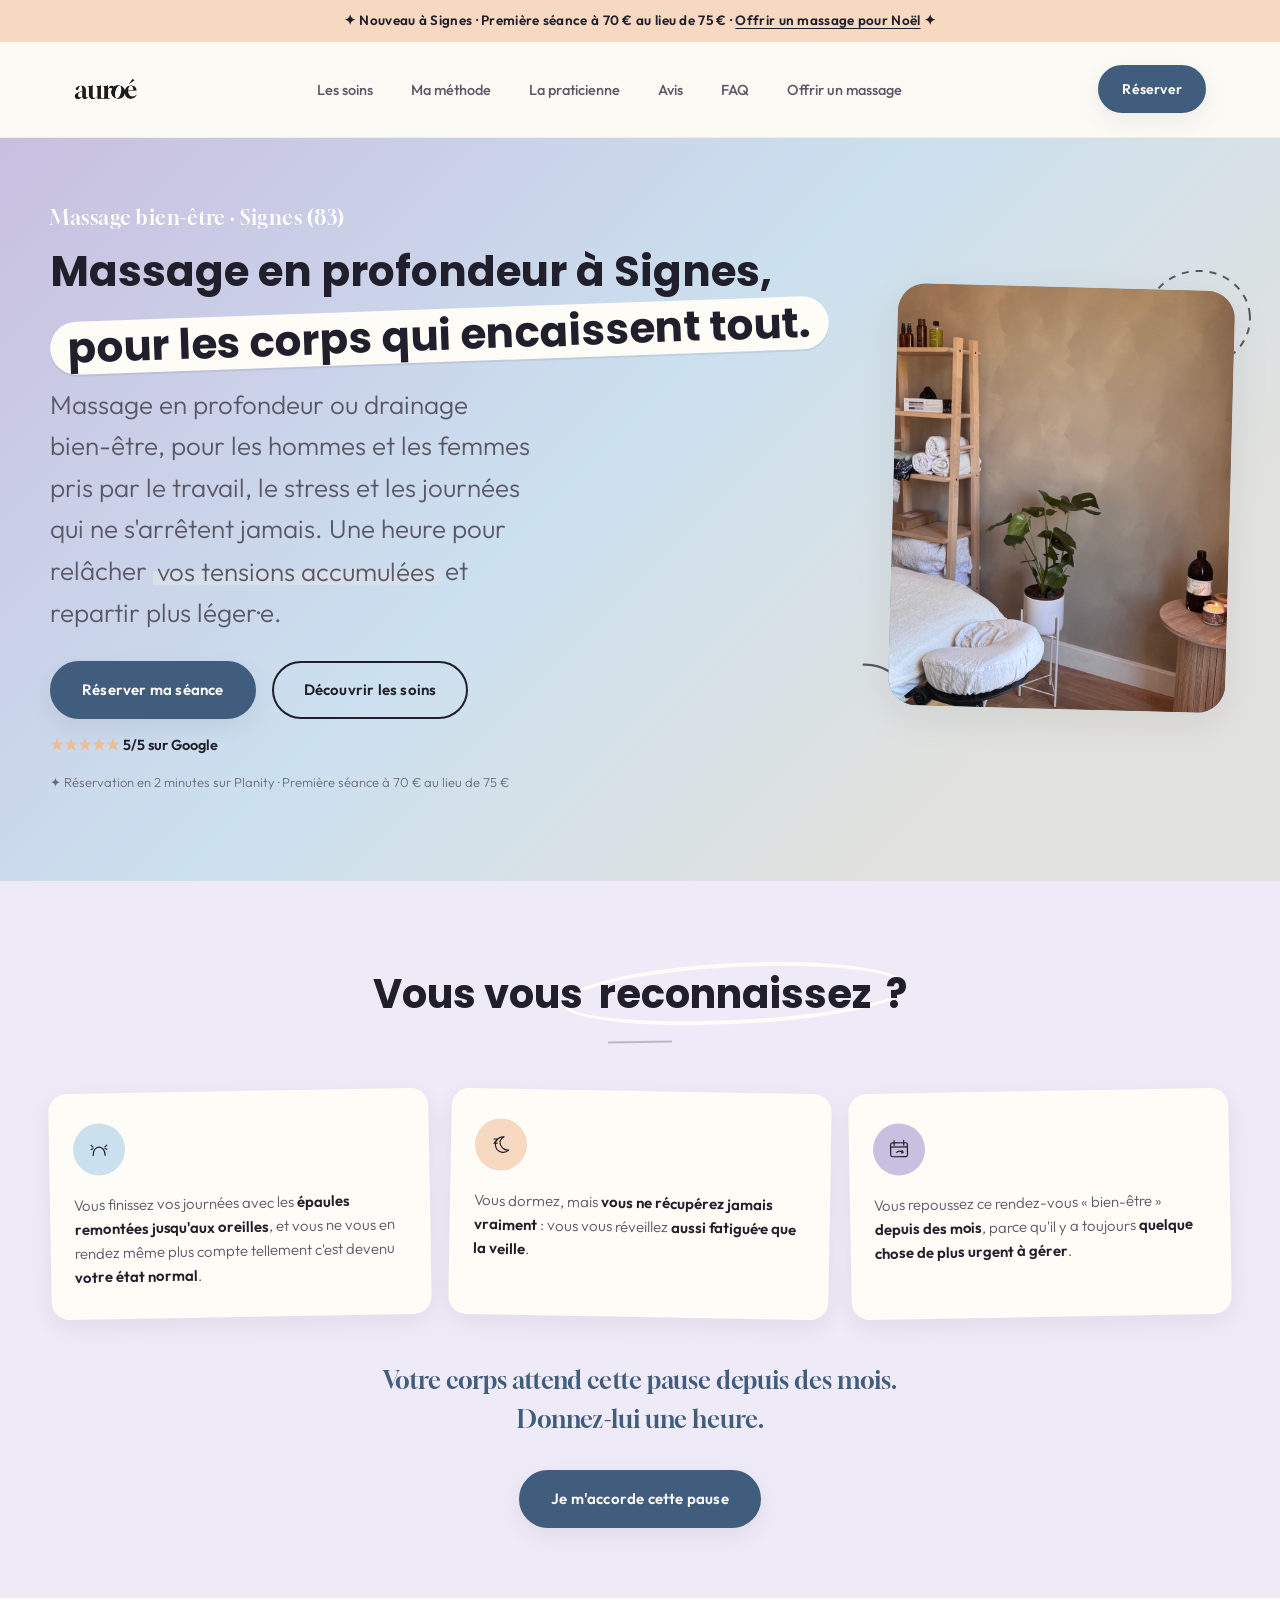
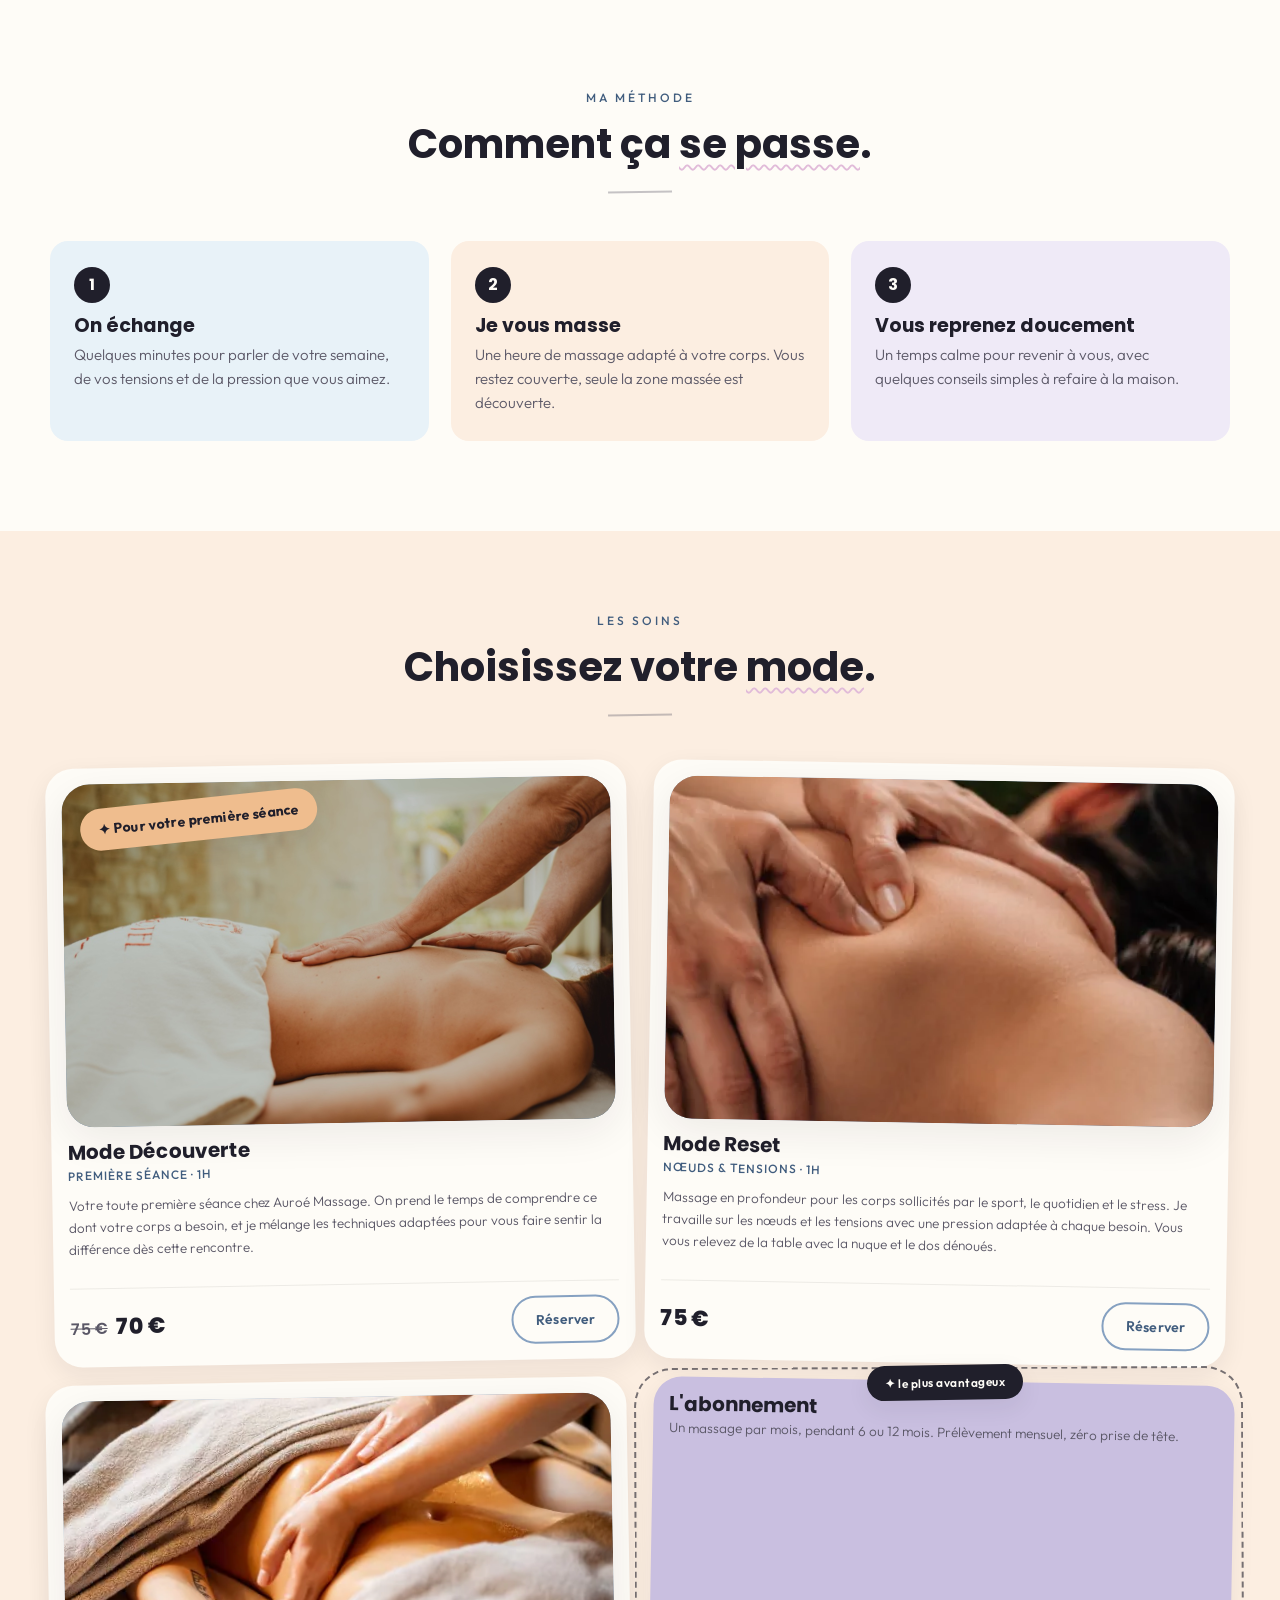
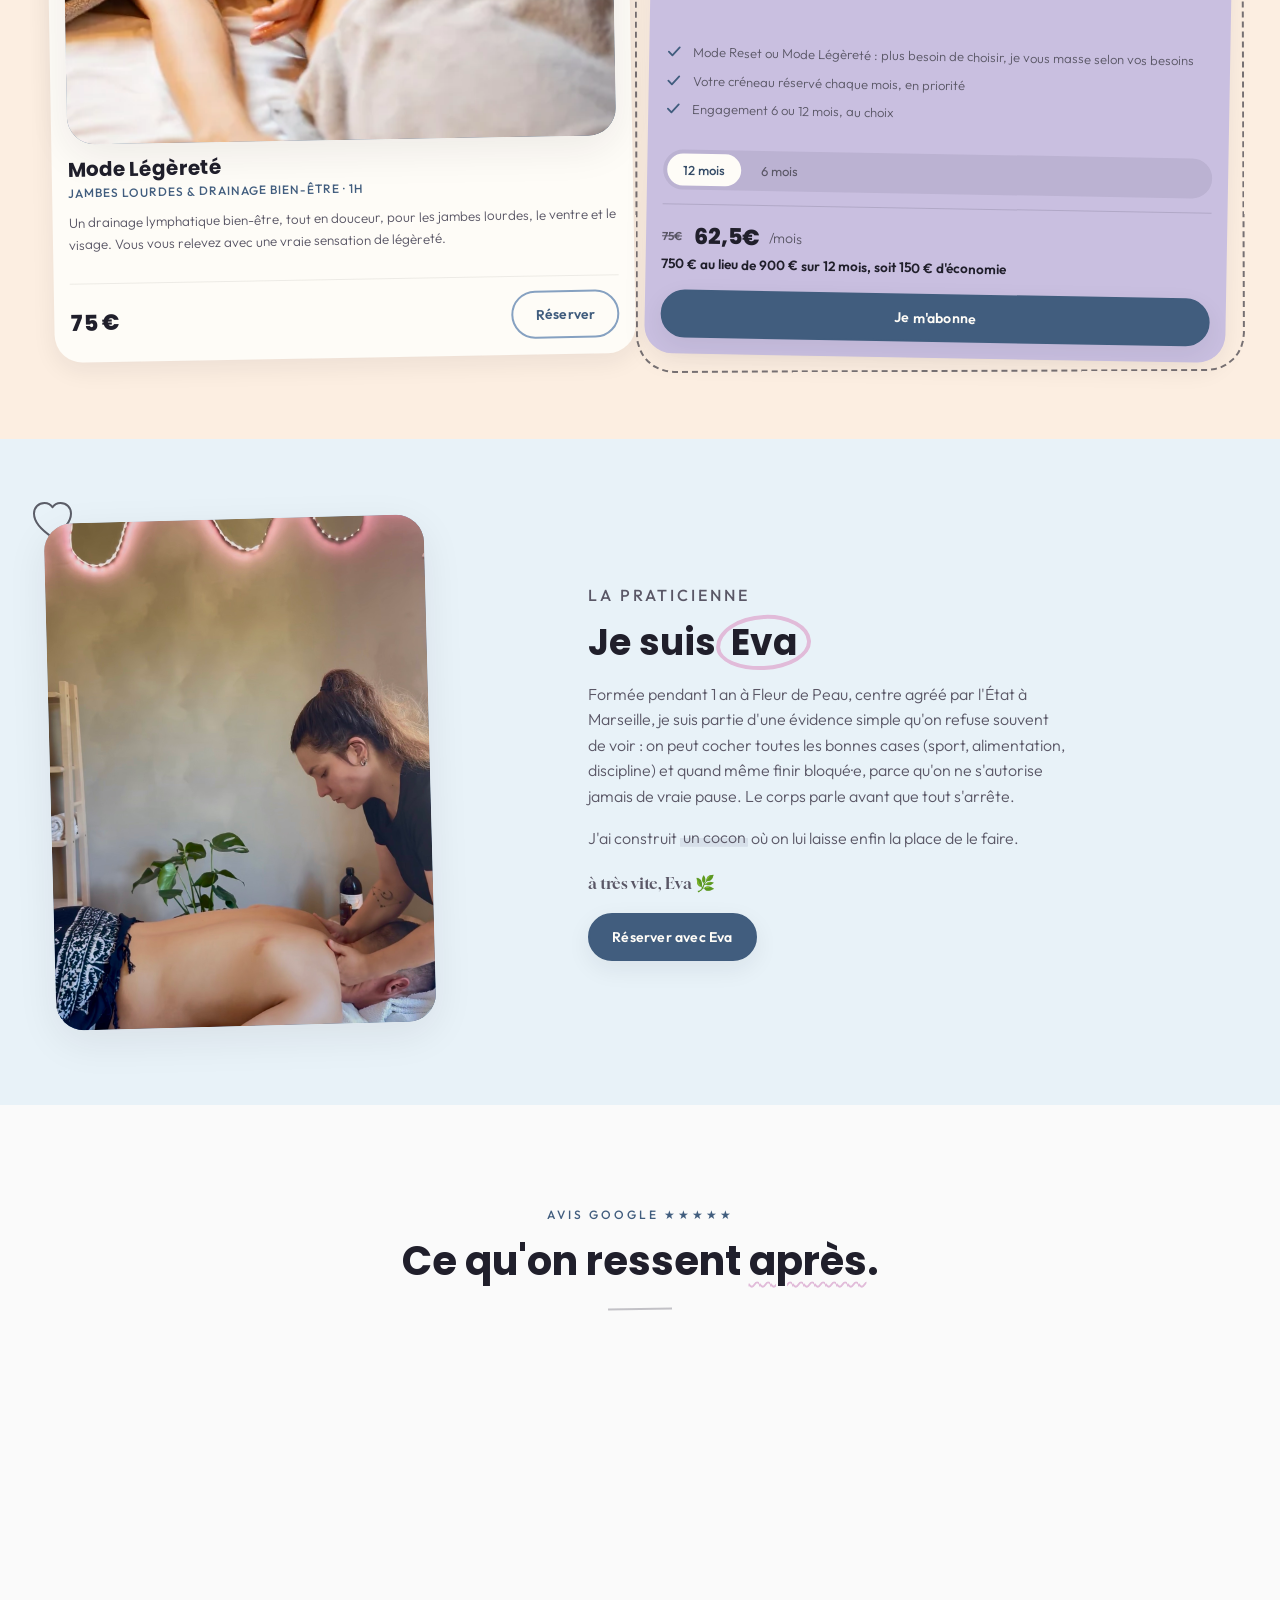
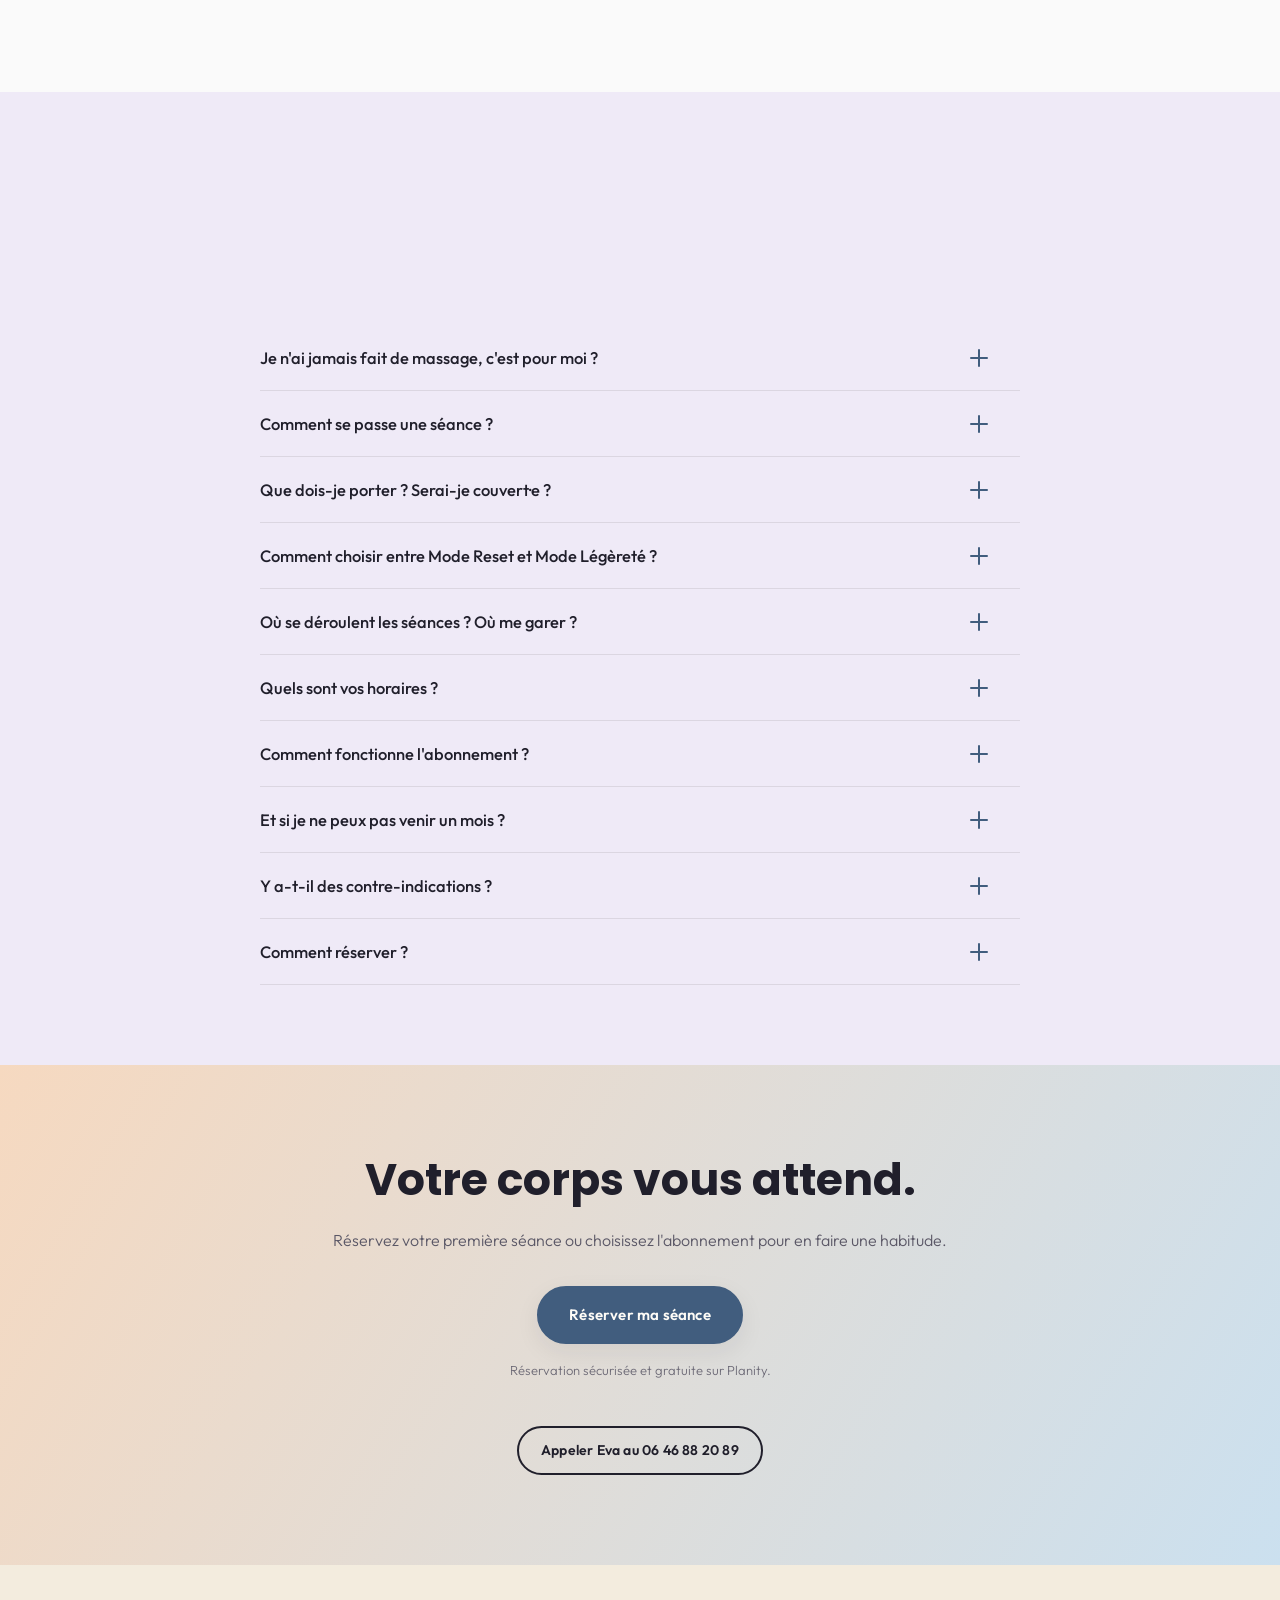
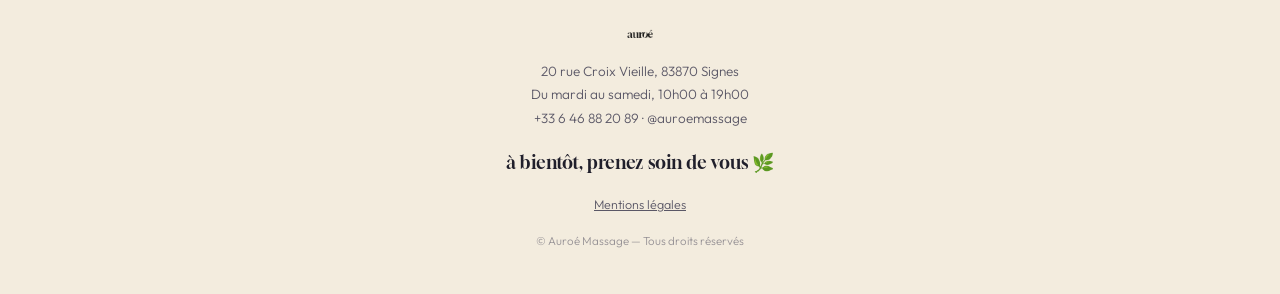
<file: index.html>
<!DOCTYPE html>
<html lang="fr">
<head>
<meta charset="UTF-8">
<meta name="viewport" content="width=device-width, initial-scale=1.0">
<title>Auroé Massage — Massage bien-être à Signes (83)</title>
<meta name="description" content="Massage en profondeur et drainage bien-être à Signes (83), pour les hommes et les femmes aux corps tendus par le quotidien. Première séance à 70 € au lieu de 75 €, réservation en ligne sur Planity.">
<link rel="preconnect" href="https://fonts.googleapis.com">
<link rel="preconnect" href="https://fonts.gstatic.com" crossorigin>
<link href="https://fonts.googleapis.com/css2?family=Poppins:wght@600;700;800&family=Gloock&family=Outfit:wght@300;400;500;600&display=swap" rel="stylesheet">
<link rel="stylesheet" href="style.css">
<link rel="icon" type="image/png" href="images/logo-auroe-monogram-dark.png">
<meta property="og:type" content="website">
<meta property="og:locale" content="fr_FR">
<meta property="og:site_name" content="Auroé Massage">
<meta property="og:title" content="Massage en profondeur à Signes | Auroé Massage">
<meta property="og:description" content="Massage en profondeur et drainage bien-être à Signes (83). Première séance à 70 € au lieu de 75 €, réservation en ligne sur Planity.">
<script type="application/ld+json">
{
  "@context": "https://schema.org",
  "@type": "HealthAndBeautyBusiness",
  "name": "Auroé Massage",
  "description": "Massage en profondeur et drainage bien-être à Signes (83).",
  "telephone": "+33646882089",
  "priceRange": "70 € - 75 €",
  "address": {
    "@type": "PostalAddress",
    "streetAddress": "20 rue Croix Vieille",
    "postalCode": "83870",
    "addressLocality": "Signes",
    "addressRegion": "Var",
    "addressCountry": "FR"
  },
  "openingHoursSpecification": [{
    "@type": "OpeningHoursSpecification",
    "dayOfWeek": ["Tuesday", "Wednesday", "Thursday", "Friday", "Saturday"],
    "opens": "10:00",
    "closes": "19:00"
  }],
  "sameAs": [
    "https://instagram.com/auroemassage",
    "https://www.planity.com/auroe-massage-83870-signes"
  ]
}
</script>
</head>
<body>

<!-- ================= ANNONCE ================= -->
<div class="announce-bar">✦ Nouveau à Signes · Première séance à 70&nbsp;€ au lieu de 75&nbsp;€ · <a href="bon-cadeau-noel.html">Offrir un massage pour Noël</a> ✦</div>

<!-- ================= NAV ================= -->
<header class="nav" id="nav">
  <div class="nav-inner">
    <a href="#top" class="nav-logo"><img src="images/logo-auroe-dark.png" alt="Auroé Massage"></a>

    <nav class="nav-links" id="navLinks">
      <a href="#soins">Les soins</a>
      <a href="#methode">Ma méthode</a>
      <a href="#praticienne">La praticienne</a>
      <a href="#avis">Avis</a>
      <a href="#faq">FAQ</a>
      <a href="bon-cadeau-noel.html">Offrir un massage</a>
    </nav>

    <a href="https://www.planity.com/auroe-massage-83870-signes" target="_blank" rel="noopener" class="btn btn-primary btn-small nav-cta">Réserver</a>

    <button class="nav-burger" id="navBurger" aria-label="Ouvrir le menu" aria-expanded="false">
      <span></span><span></span><span></span>
    </button>
  </div>
</header>

<main id="top">

  <!-- ================= HERO / PROMESSE ================= -->
  <section class="hero" id="hero">
    <div class="hero-inner">
      <div class="hero-text reveal">
        <p class="eyebrow eyebrow-hand">
          Massage bien-être · Signes (83)
        </p>
        <h1 class="hero-title">
          Massage en profondeur à Signes, <span class="pill-highlight pill-blanc">pour les corps qui encaissent tout.</span>
        </h1>
        <p class="hero-sub">
          Massage en profondeur ou drainage bien-être, pour les hommes et les femmes pris par
          le travail, le stress et les journées qui ne s'arrêtent jamais. Une heure pour relâcher
          <span class="ink-highlight ink-highlight-sauge">vos tensions accumulées</span> et repartir plus léger·e.
        </p>
        <div class="hero-actions">
          <a href="https://www.planity.com/auroe-massage-83870-signes" target="_blank" rel="noopener" class="btn btn-primary">Réserver ma séance</a>
          <a href="#soins" class="btn btn-ghost">Découvrir les soins</a>
        </div>
        <p class="hero-proof"><span aria-hidden="true">★★★★★</span> 5/5 sur Google</p>
        <p class="cta-note">✦ Réservation en 2 minutes sur Planity · Première séance à 70&nbsp;€ au lieu de 75&nbsp;€</p>
      </div>

      <div class="hero-media reveal">
        <svg class="doodle doodle-circle-hero" viewBox="0 0 120 120" fill="none" aria-hidden="true"><ellipse cx="60" cy="60" rx="52" ry="48" stroke="currentColor" stroke-width="2" stroke-dasharray="7 7" transform="rotate(-6 60 60)"/></svg>
        <svg class="doodle doodle-arrow-hero" viewBox="0 0 80 80" fill="none" aria-hidden="true"><path d="M8 14c18 2 34 14 40 34" stroke="currentColor" stroke-width="2.2" stroke-linecap="round"/><path d="M38 40l10 8 10-14" stroke="currentColor" stroke-width="2.2" stroke-linecap="round" stroke-linejoin="round"/></svg>
        <div class="ph-photo ph-hero has-photo">
          <img src="images/cabinet-auroe.jpg" alt="Cabinet de massage Auroé, ambiance cocon à Signes" loading="eager" fetchpriority="high">
        </div>
      </div>
    </div>
  </section>


  <!-- ================= PROBLEMATIQUES ================= -->
  <section class="problemes" id="problemes">
    <div class="section-head reveal">
      <h2>Vous vous <span class="ink-circle ink-sauge">reconnaissez</span> ?</h2>
      <span class="doodle-underline"></span>
    </div>

    <div class="problemes-grid reveal">
      <div class="probleme-card">
        <div class="probleme-icon-badge"><svg class="probleme-icon" viewBox="0 0 40 40" aria-hidden="true"><path d="M10 30c0-8 4-14 10-14s10 6 10 14" fill="none" stroke="currentColor" stroke-width="2" stroke-linecap="round"/><path d="M7 13l3 3M7 20l3-1.5M33 13l-3 3M33 20l-3-1.5" stroke="currentColor" stroke-width="2" stroke-linecap="round"/></svg></div>
        <p>Vous finissez vos journées avec les <strong>épaules remontées jusqu'aux oreilles</strong>, et vous ne vous en rendez même plus compte tellement c'est devenu <strong>votre état normal</strong>.</p>
      </div>
      <div class="probleme-card">
        <div class="probleme-icon-badge"><svg class="probleme-icon" viewBox="0 0 40 40" aria-hidden="true"><path d="M25 7a13 13 0 1 0 8 22c-8 1-15-6-15-14a13 13 0 0 1 7-8z" fill="none" stroke="currentColor" stroke-width="2" stroke-linejoin="round" stroke-linecap="round"/><path d="M8 11h6l-6 7h6" fill="none" stroke="currentColor" stroke-width="1.8" stroke-linecap="round" stroke-linejoin="round"/></svg></div>
        <p>Vous dormez, mais <strong>vous ne récupérez jamais vraiment</strong> : vous vous réveillez <strong>aussi fatigué·e que la veille</strong>.</p>
      </div>
      <div class="probleme-card">
        <div class="probleme-icon-badge"><svg class="probleme-icon" viewBox="0 0 40 40" aria-hidden="true"><rect x="6" y="9" width="28" height="23" rx="3" fill="none" stroke="currentColor" stroke-width="2"/><path d="M6 16h28M12 5v8M28 5v8" fill="none" stroke="currentColor" stroke-width="2" stroke-linecap="round"/><path d="M16 25c1.5-3 8-3 9 0" fill="none" stroke="currentColor" stroke-width="2" stroke-linecap="round"/><path d="M25 22l2 3-3 1" fill="none" stroke="currentColor" stroke-width="2" stroke-linecap="round" stroke-linejoin="round"/></svg></div>
        <p>Vous repoussez ce rendez-vous « bien-être » <strong>depuis des mois</strong>, parce qu'il y a toujours <strong>quelque chose de plus urgent à gérer</strong>.</p>
      </div>
    </div>

    <p class="aside-hand reveal">Votre corps attend cette pause depuis des mois. Donnez-lui une heure.</p>

    <div class="reveal" style="text-align:center;margin-top:32px;">
      <a href="https://www.planity.com/auroe-massage-83870-signes" target="_blank" rel="noopener" class="btn btn-primary">Je m'accorde cette pause</a>
    </div>
  </section>

  <!-- ================= COMMENT CA SE PASSE ================= -->
  <section class="etapes" id="methode">
    <div class="section-head reveal">
      <p class="eyebrow">Ma méthode</p>
      <h2>Comment ça <span class="ink-underline">se passe</span>.</h2>
      <span class="doodle-underline"></span>
    </div>

    <ol class="etapes-grid reveal">
      <li class="etape-card">
        <span class="etape-num" aria-hidden="true">1</span>
        <h3>On échange</h3>
        <p>Quelques minutes pour parler de votre semaine, de vos tensions et de la pression que vous aimez.</p>
      </li>
      <li class="etape-card">
        <span class="etape-num" aria-hidden="true">2</span>
        <h3>Je vous masse</h3>
        <p>Une heure de massage adapté à votre corps. Vous restez couvert·e, seule la zone massée est découverte.</p>
      </li>
      <li class="etape-card">
        <span class="etape-num" aria-hidden="true">3</span>
        <h3>Vous reprenez doucement</h3>
        <p>Un temps calme pour revenir à vous, avec quelques conseils simples à refaire à la maison.</p>
      </li>
    </ol>
  </section>

  <!-- ================= OFFRE ================= -->
  <section class="offre" id="soins">
    <div class="section-head reveal">
      <p class="eyebrow">Les soins</p>
      <h2>Choisissez votre <span class="ink-underline">mode</span>.</h2>
      <span class="doodle-underline"></span>
    </div>

    <div class="offre-grid reveal">

      <article class="offre-card">
        <div class="ph-photo ph-card has-photo">
          <img src="images/massage-decouverte.jpg" alt="Massage relaxant du dos — Mode Découverte" loading="lazy">
          <span class="offre-sticker">✦ Pour votre première séance</span>
        </div>
        <div class="offre-card-body">
          <h3>Mode Découverte</h3>
          <p class="offre-meta">Première séance · 1h</p>
          <p class="offre-desc">Votre toute première séance chez Auroé Massage. On prend le temps de
            comprendre ce dont votre corps a besoin, et je mélange les techniques adaptées pour vous faire
            sentir la différence dès cette rencontre.</p>
          <div class="offre-price-row">
            <span class="offre-price"><s class="offre-price-old">75&nbsp;&euro;</s> 70&nbsp;&euro;</span>
            <a href="https://www.planity.com/auroe-massage-83870-signes" target="_blank" rel="noopener" class="btn btn-outline btn-small">Réserver</a>
          </div>
        </div>
      </article>

      <article class="offre-card">
        <div class="ph-photo ph-card has-photo">
          <img src="images/massage-epaules.webp" alt="Massage profond des épaules et de la nuque — Mode Reset" loading="lazy">
        </div>
        <div class="offre-card-body">
          <h3>Mode Reset</h3>
          <p class="offre-meta">Nœuds &amp; tensions · 1h</p>
          <p class="offre-desc">Massage en profondeur pour les corps sollicités par le sport, le quotidien
            et le stress. Je travaille sur les nœuds et les tensions avec une pression adaptée à
            chaque besoin. Vous vous relevez de la table avec la nuque et le dos dénoués.</p>
          <div class="offre-price-row">
            <span class="offre-price">75&nbsp;&euro;</span>
            <a href="https://www.planity.com/auroe-massage-83870-signes" target="_blank" rel="noopener" class="btn btn-outline btn-small">Réserver</a>
          </div>
        </div>
      </article>

      <article class="offre-card">
        <div class="ph-photo ph-card has-photo">
          <img src="images/massage-drainage-ventre.webp" alt="Drainage bien-être du ventre — Mode Légèreté" loading="lazy">
        </div>
        <div class="offre-card-body">
          <h3>Mode Légèreté</h3>
          <p class="offre-meta">Jambes lourdes &amp; drainage bien-être · 1h</p>
          <p class="offre-desc">Un drainage lymphatique bien-être, tout en douceur, pour les jambes lourdes,
            le ventre et le visage. Vous vous relevez avec une vraie sensation de légèreté.</p>
          <div class="offre-price-row">
            <span class="offre-price">75&nbsp;&euro;</span>
            <a href="https://www.planity.com/auroe-massage-83870-signes" target="_blank" rel="noopener" class="btn btn-outline btn-small">Réserver</a>
          </div>
        </div>
      </article>

      <article class="offre-card offre-card-feature">
        <span class="offre-badge">✦ le plus avantageux</span>
        <div class="offre-card-body">
          <h3>L'abonnement</h3>
          <p class="offre-desc offre-desc-light">
            Un massage par mois, pendant 6 ou 12 mois. Prélèvement mensuel, zéro prise de tête.
          </p>

          <ul class="offre-features">
            <li><svg viewBox="0 0 20 20" aria-hidden="true"><path d="M4 10.5l4 4 8-9" fill="none" stroke="currentColor" stroke-width="2" stroke-linecap="round" stroke-linejoin="round"/></svg>Mode Reset ou Mode Légèreté : plus besoin de choisir, je vous masse selon vos besoins</li>
            <li><svg viewBox="0 0 20 20" aria-hidden="true"><path d="M4 10.5l4 4 8-9" fill="none" stroke="currentColor" stroke-width="2" stroke-linecap="round" stroke-linejoin="round"/></svg>Votre créneau réservé chaque mois, en priorité</li>
            <li><svg viewBox="0 0 20 20" aria-hidden="true"><path d="M4 10.5l4 4 8-9" fill="none" stroke="currentColor" stroke-width="2" stroke-linecap="round" stroke-linejoin="round"/></svg>Engagement 6 ou 12 mois, au choix</li>
          </ul>

          <div class="toggle" role="tablist" aria-label="Durée d'engagement">
            <button class="toggle-btn" data-months="12" aria-selected="true" role="tab">12 mois</button>
            <button class="toggle-btn" data-months="6" aria-selected="false" role="tab">6 mois</button>
          </div>

          <div class="offre-price-row offre-price-row-feature">
            <s class="offre-price-old">75&euro;</s>
            <span class="offre-price offre-price-light" id="subPrice">62,5&euro;</span>
            <span class="offre-price-unit">/mois</span>
          </div>
          <p class="offre-saving" id="subSaving">750&nbsp;€ au lieu de 900&nbsp;€ sur 12 mois, soit 150&nbsp;€ d'économie</p>
          <a href="https://www.planity.com/auroe-massage-83870-signes" target="_blank" rel="noopener" class="btn btn-primary btn-small">Je m'abonne</a>
        </div>
      </article>

    </div>

  </section>

  <!-- ================= PRATICIENNE ================= -->
  <section class="praticienne" id="praticienne">
    <div class="praticienne-inner">
      <div class="ph-praticienne-wrap reveal">
        <svg class="doodle doodle-heart-praticienne" viewBox="0 0 44 44" fill="none" aria-hidden="true"><path d="M22 38C10 30 4 22 4 14.5 4 8.5 8.5 4 14.5 4c3.4 0 6.4 1.7 8 4.3C24.1 5.7 27.1 4 30.5 4 36.5 4 41 8.5 41 14.5 41 22 35 30 22 38z" stroke="currentColor" stroke-width="2" stroke-linejoin="round"/></svg>
        <div class="ph-photo ph-praticienne has-photo">
          <img src="images/eva-en-seance.jpg" alt="Eva en séance de massage — Auroé Massage" loading="lazy">
        </div>
      </div>
      <div class="praticienne-text reveal">
        <p class="eyebrow">La praticienne</p>
        <h2>Je suis <span class="ink-circle ink-terracotta">Eva</span></h2>
        <p>
          Formée pendant 1 an à Fleur de Peau, centre agréé par l'État à Marseille, je suis partie d'une évidence simple qu'on refuse souvent de voir : on peut
          cocher toutes les bonnes cases (sport, alimentation, discipline) et quand même finir bloqué·e,
          parce qu'on ne s'autorise jamais de vraie pause. Le corps parle avant que tout s'arrête.
        </p>
        <p>J'ai construit <span class="ink-highlight ink-highlight-sauge">un cocon</span> où on lui laisse enfin la place de le faire.</p>
        <p class="signature">à très vite, <span>Eva</span> 🌿</p>
        <a href="https://www.planity.com/auroe-massage-83870-signes" target="_blank" rel="noopener" class="btn btn-primary btn-small">Réserver avec Eva</a>
      </div>
    </div>
  </section>

  <!-- ================= TEMOIGNAGES ================= -->
  <section class="temoignages" id="avis">
    <div class="section-head reveal">
      <p class="eyebrow">Avis Google ★★★★★</p>
      <h2>Ce qu'on ressent <span class="ink-underline">après</span>.</h2>
      <span class="doodle-underline"></span>
    </div>

    <!-- Avis Google réels, reproduits tels quels -->
    <div class="temoignages-grid reveal">
      <article class="temoignage-card tc-1">
        <p class="stars">★★★★★</p>
        <p class="temoignage-text">« Massage parfait pour mes tensions dans le dos, Eva a pris en compte
          mes besoins et est très a l'ecoute ! »</p>
        <p class="temoignage-author">Franck P. — Avis Google</p>
      </article>
      <article class="temoignage-card tc-2">
        <p class="stars">★★★★★</p>
        <p class="temoignage-text">« Un vraie moment de detente. Thérapeute agréable, attentive à mon
          bien être. »</p>
        <p class="temoignage-author">Patricia M. — Avis Google</p>
      </article>
      <article class="temoignage-card tc-3">
        <p class="stars">★★★★★</p>
        <p class="temoignage-text">« J'ai passé un très bon moment détente. Je recommande vivement.
          Merci encore pour ce super moment. »</p>
        <p class="temoignage-author">Alexia D. — Avis Google</p>
      </article>
    </div>

    <div class="reveal" style="text-align:center;margin-top:32px;">
      <a href="https://www.planity.com/auroe-massage-83870-signes" target="_blank" rel="noopener" class="btn btn-primary">Réserver ma séance</a>
    </div>
  </section>

  <!-- ================= FAQ ================= -->
  <section class="faq" id="faq">
    <div class="section-head reveal">
      <p class="eyebrow">Questions fréquentes</p>
      <h2>Vous <span class="ink-circle ink-sauge">hésitez</span> ?</h2>
      <span class="doodle-underline"></span>
    </div>

    <div class="faq-list reveal">
      <div class="faq-item">
        <button class="faq-question" aria-expanded="false">
          Je n'ai jamais fait de massage, c'est pour moi&nbsp;?
          <span class="faq-plus"></span>
        </button>
        <div class="faq-answer">
          <p>Oui. Le Mode Découverte est justement pensé pour votre première fois&nbsp;: on échange d'abord
            sur ce que vous ressentez, puis j'adapte chaque geste et la pression à votre corps. Vous n'avez rien
            à savoir ni à préparer.</p>
        </div>
      </div>

      <div class="faq-item">
        <button class="faq-question" aria-expanded="false">
          Comment se passe une séance&nbsp;?
          <span class="faq-plus"></span>
        </button>
        <div class="faq-answer">
          <p>Je vous accueille, on prend quelques minutes pour parler de votre semaine et de vos tensions,
            puis place au massage, qui dure 1h. On termine par un temps calme et quelques conseils
            simples pour prolonger les effets.</p>
        </div>
      </div>

      <div class="faq-item">
        <button class="faq-question" aria-expanded="false">
          Que dois-je porter&nbsp;? Serai-je couvert·e&nbsp;?
          <span class="faq-plus"></span>
        </button>
        <div class="faq-answer">
          <p>Venez simplement dans une tenue confortable. Pendant le massage, vous êtes recouvert·e d'une
            serviette en permanence&nbsp;: seule la zone massée est découverte, dans le respect total
            de votre intimité.</p>
        </div>
      </div>

      <div class="faq-item">
        <button class="faq-question" aria-expanded="false">
          Comment choisir entre Mode Reset et Mode Légèreté&nbsp;?
          <span class="faq-plus"></span>
        </button>
        <div class="faq-answer">
          <p>Vous n'avez pas à choisir seul·e&nbsp;: dites-moi comment vous vous sentez et ce que vous avez vécu cette
            semaine (sport, stress, station debout...), et on détermine ensemble le massage adapté.</p>
        </div>
      </div>

      <div class="faq-item">
        <button class="faq-question" aria-expanded="false">
          Où se déroulent les séances&nbsp;? Où me garer&nbsp;?
          <span class="faq-plus"></span>
        </button>
        <div class="faq-answer">
          <p>Au <a href="https://www.google.com/maps/search/?api=1&amp;query=20+rue+Croix+Vieille+83870+Signes" target="_blank" rel="noopener">20 rue Croix Vieille, 83870 Signes</a>,
            dans mon espace dédié, pensé pour le calme et la récupération.
            Un parking est disponible et gratuit à 30 mètres.</p>
        </div>
      </div>

      <div class="faq-item">
        <button class="faq-question" aria-expanded="false">
          Quels sont vos horaires&nbsp;?
          <span class="faq-plus"></span>
        </button>
        <div class="faq-answer">
          <p>Je masse du mardi au samedi de 10h00 à 19h00. Toutes les disponibilités sont visibles en temps réel
            sur Planity.</p>
        </div>
      </div>

      <div class="faq-item">
        <button class="faq-question" aria-expanded="false">
          Comment fonctionne l'abonnement&nbsp;?
          <span class="faq-plus"></span>
        </button>
        <div class="faq-answer">
          <p>Un massage par mois, pendant 6 ou 12 mois, prélevé automatiquement. Le massage est choisi
            séance par séance selon votre besoin du moment.</p>
        </div>
      </div>


      <div class="faq-item">
        <button class="faq-question" aria-expanded="false">
          Et si je ne peux pas venir un mois&nbsp;?
          <span class="faq-plus"></span>
        </button>
        <div class="faq-answer">
          <p>Vous pouvez décaler votre séance. Prévenez-moi et on trouve un autre créneau.</p>
        </div>
      </div>

      <div class="faq-item">
        <button class="faq-question" aria-expanded="false">
          Y a-t-il des contre-indications&nbsp;?
          <span class="faq-plus"></span>
        </button>
        <div class="faq-answer">
          <p>Si vous êtes enceinte, si vous avez un problème veineux ou si vous suivez un traitement, demandez d'abord
            l'avis de votre médecin et prévenez-moi avant la séance. Mes massages sont des soins de bien-être,
            sans visée médicale ni thérapeutique.</p>
        </div>
      </div>

      <div class="faq-item">
        <button class="faq-question" aria-expanded="false">
          Comment réserver&nbsp;?
          <span class="faq-plus"></span>
        </button>
        <div class="faq-answer">
          <p>Via le bouton «&nbsp;Réserver&nbsp;»&nbsp;: la réservation se fait de manière sécurisée et
            gratuite sur Planity. Vous pouvez aussi m'écrire sur
            <a href="https://instagram.com/auroemassage" target="_blank" rel="noopener">Instagram</a>.</p>
        </div>
      </div>
    </div>
  </section>

  <!-- ================= CTA FINAL ================= -->
  <section class="cta-final" id="reserver">
    <div class="cta-final-inner reveal">
      <h2>Votre corps vous attend.</h2>
      <p>Réservez votre première séance ou choisissez l'abonnement pour en faire une habitude.</p>
      <a href="https://www.planity.com/auroe-massage-83870-signes" target="_blank" rel="noopener" class="btn btn-primary">Réserver ma séance</a>
      <p class="cta-note">Réservation sécurisée et gratuite sur Planity.</p>
      <a href="tel:+33646882089" class="btn btn-ghost btn-small cta-call">Appeler Eva au 06 46 88 20 89</a>
    </div>
  </section>

</main>

<!-- ================= FOOTER ================= -->
<footer class="footer">
  <div class="footer-inner">
    <div class="footer-brand"><img src="images/logo-auroe-dark.png" alt="Auroé Massage"></div>
    <div class="footer-info">
      <p><a href="https://www.google.com/maps/search/?api=1&amp;query=20+rue+Croix+Vieille+83870+Signes" target="_blank" rel="noopener">20 rue Croix Vieille, 83870 Signes</a></p>
      <p>Du mardi au samedi, 10h00 à 19h00</p>
      <p><a href="tel:+33646882089">+33 6 46 88 20 89</a> · <a href="https://instagram.com/auroemassage" target="_blank" rel="noopener">@auroemassage</a></p>
    </div>
    <p class="footer-hand">à bientôt, prenez soin de vous 🌿</p>
    <p class="footer-legal"><a href="mentions-legales.html">Mentions légales</a></p>
    <p class="footer-copy">© Auroé Massage — Tous droits réservés</p>
  </div>
</footer>

<script src="script.js"></script>
</body>
</html>
</file>
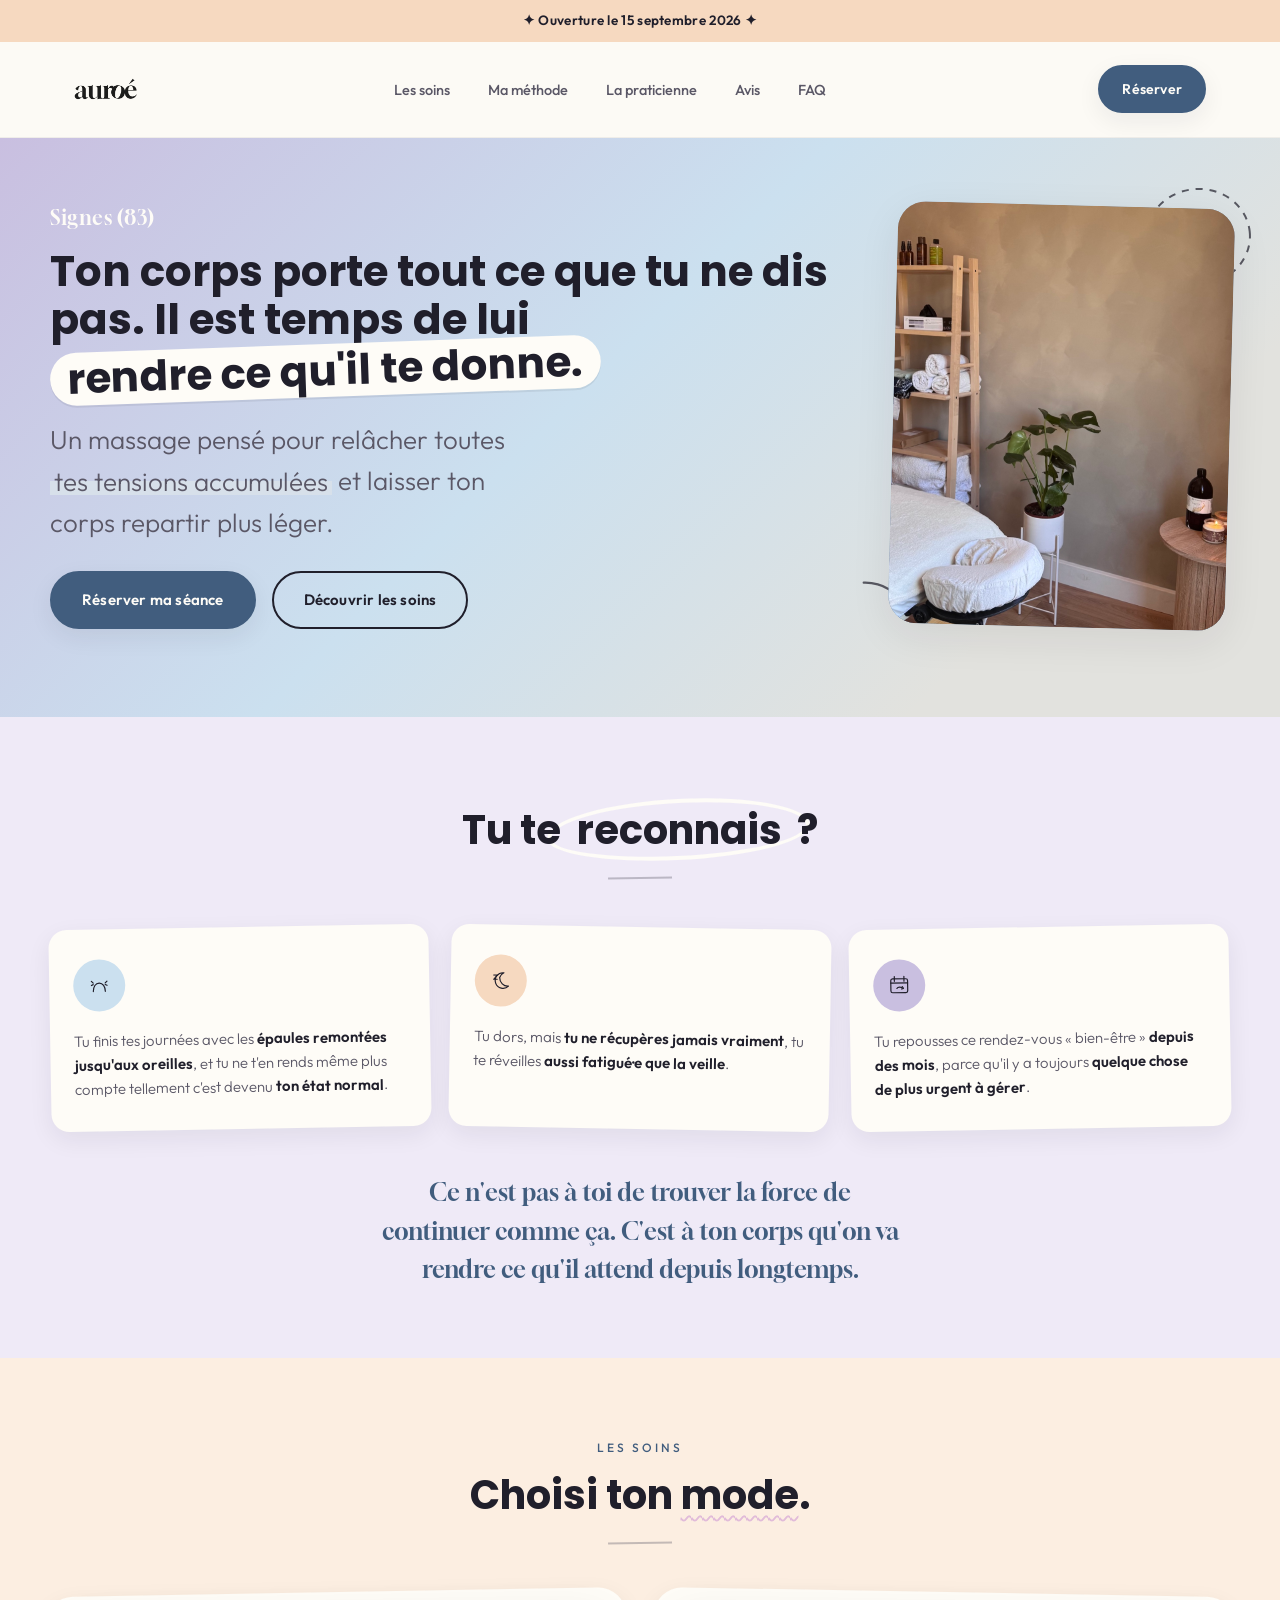
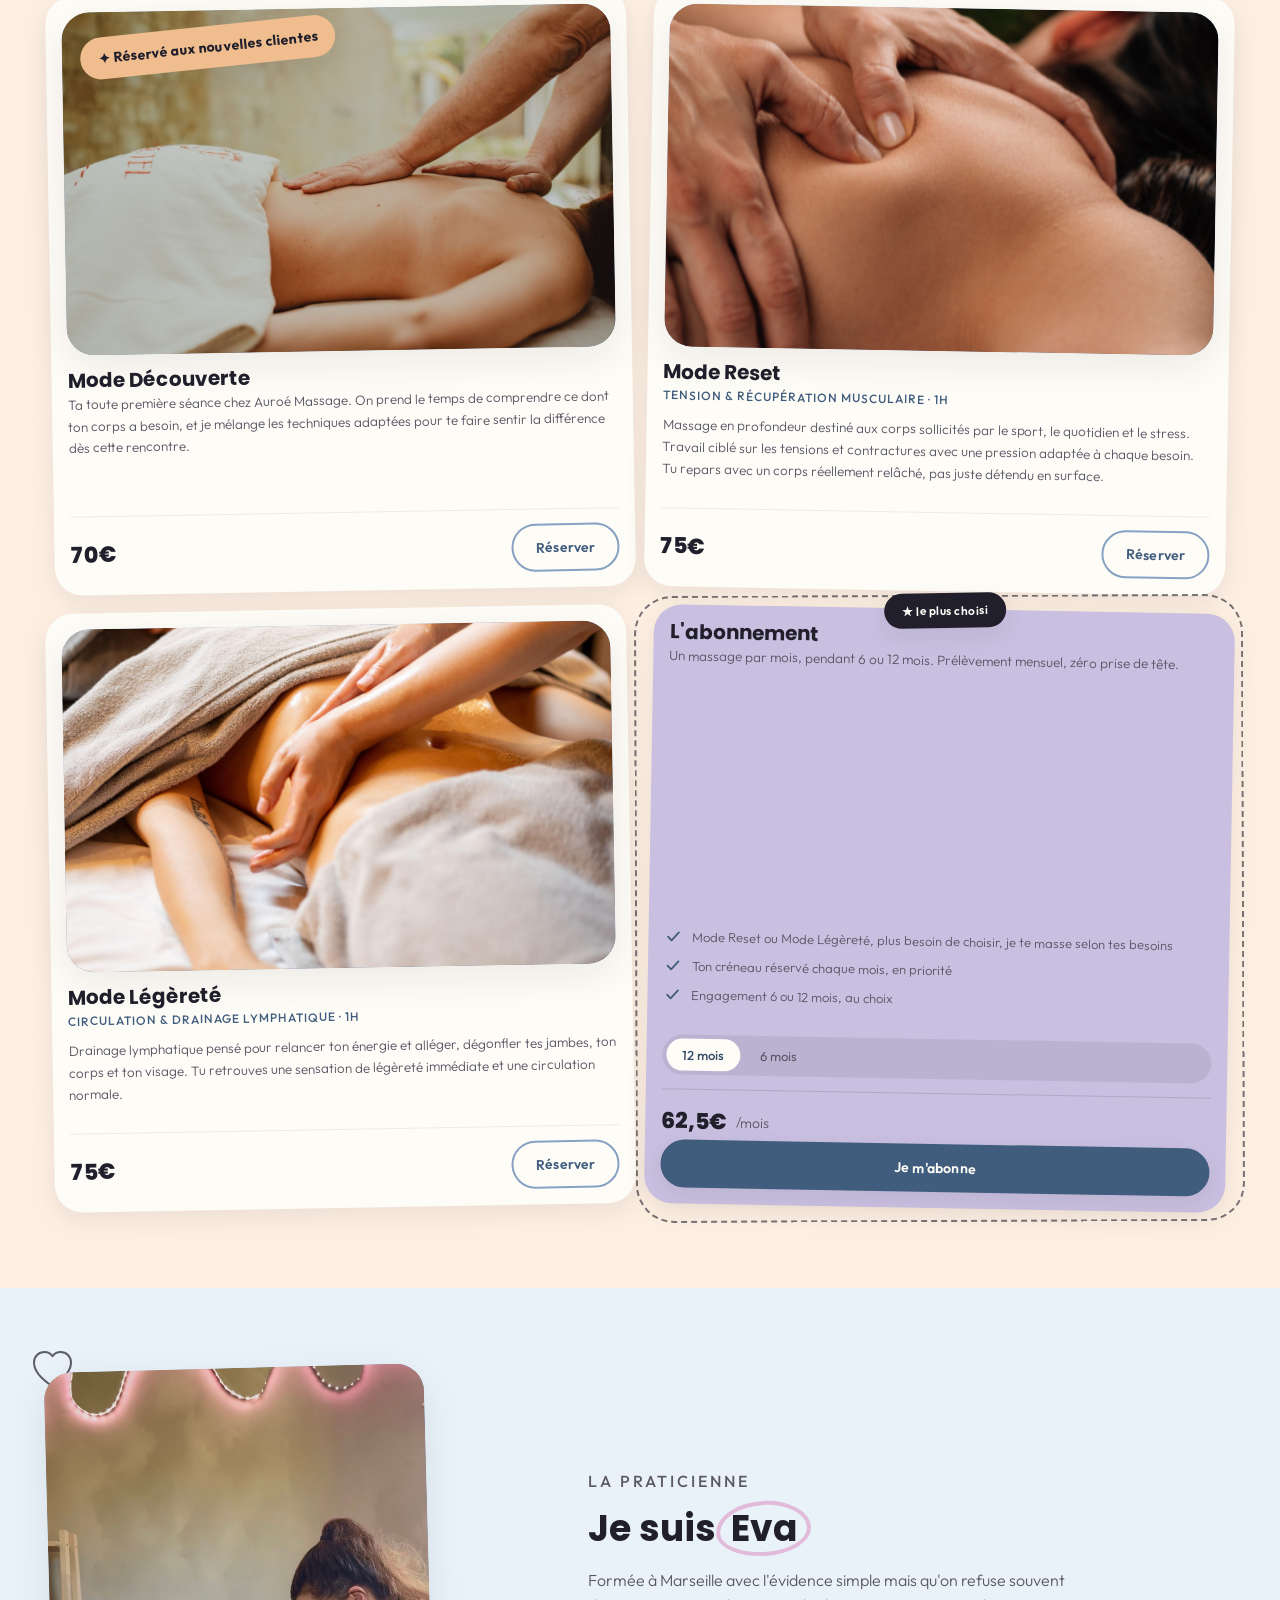
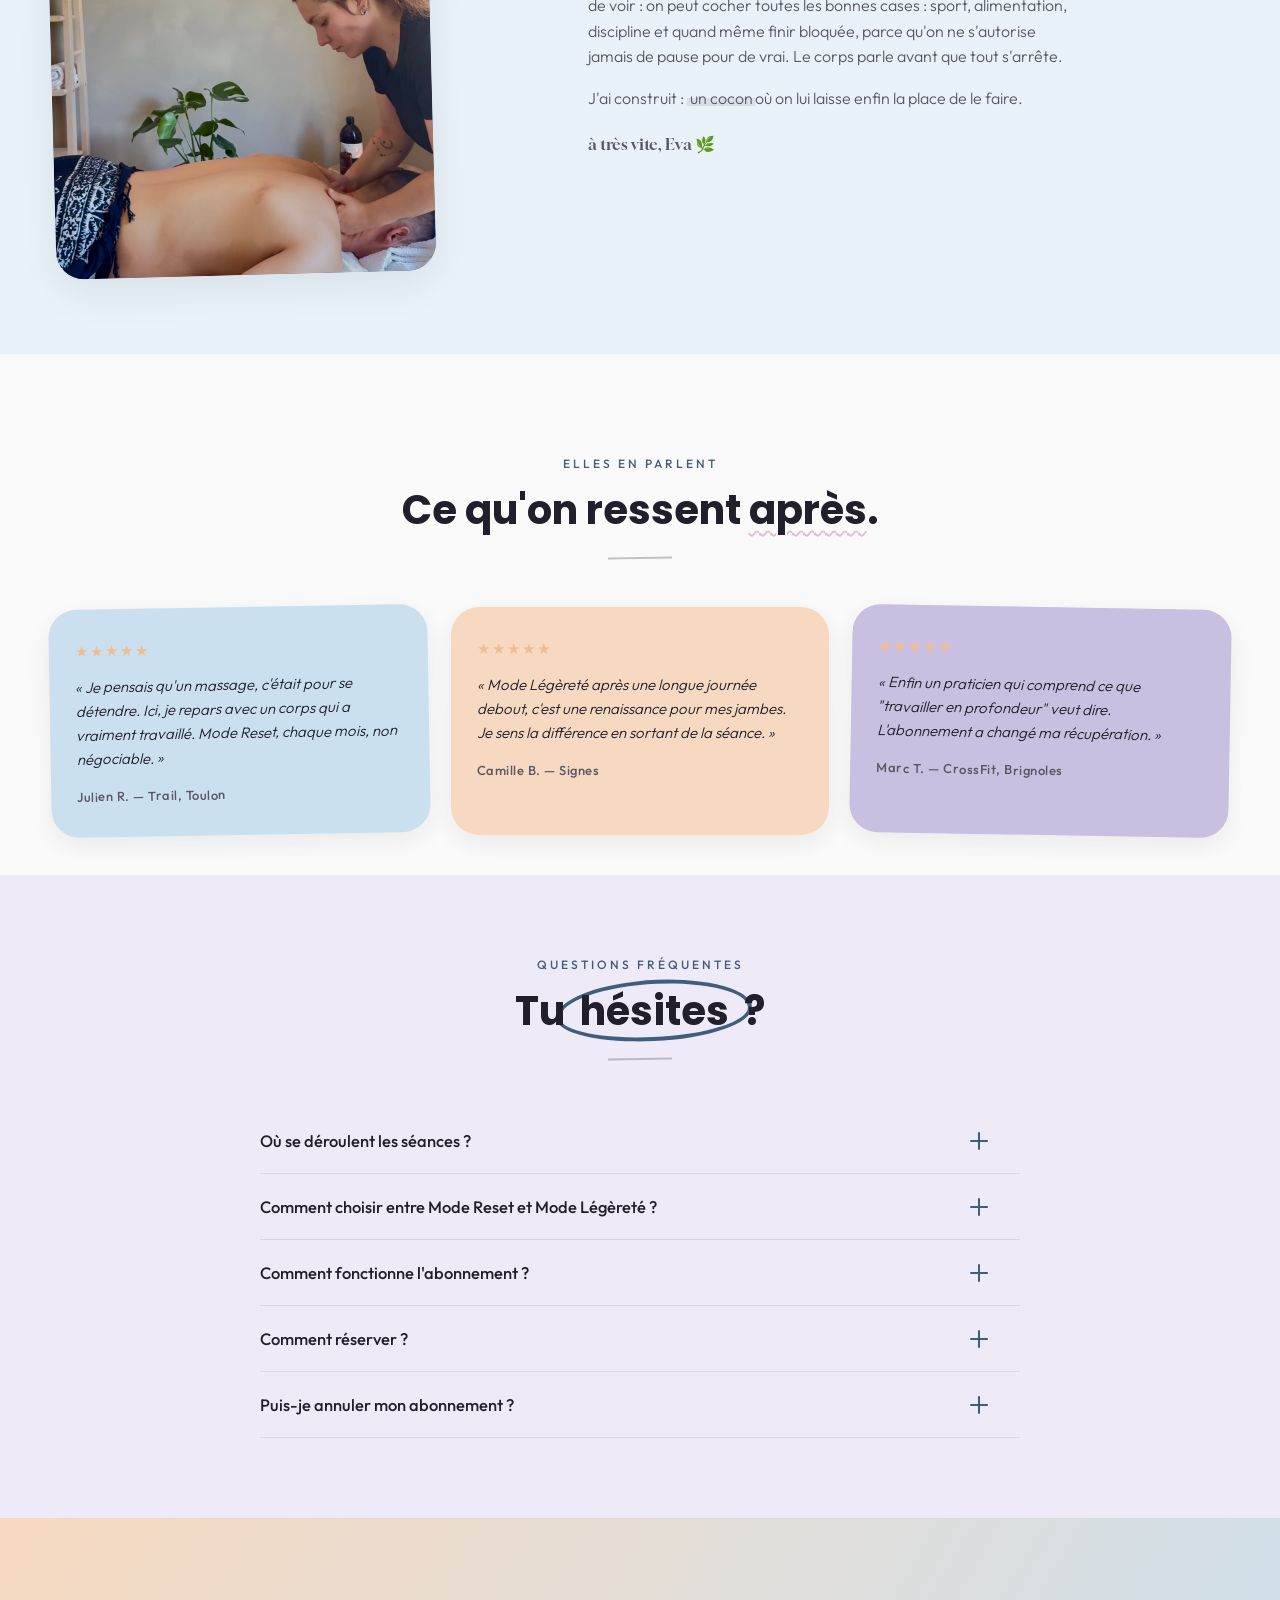
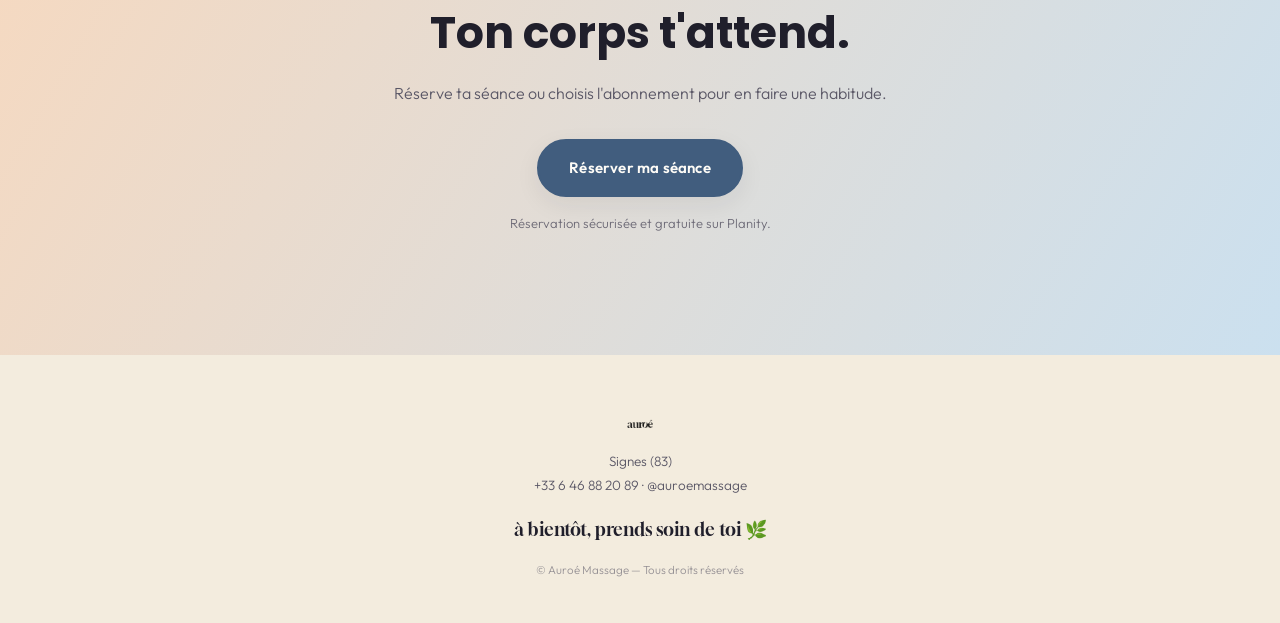
<file: auroe-nouveaufunnel/index.html>
<!DOCTYPE html>
<html lang="fr">
<head>
<meta charset="UTF-8">
<meta name="viewport" content="width=device-width, initial-scale=1.0">
<title>Auroé Massage — Massage bien-être & sportif à Signes (83)</title>
<meta name="description" content="Mode Reset, Mode Légèreté et abonnement massage à Signes (83). Un cocon pensé pour les corps actifs — sportifs, hyperconnectés, jamais vraiment arrêtés.">
<link rel="preconnect" href="https://fonts.googleapis.com">
<link rel="preconnect" href="https://fonts.gstatic.com" crossorigin>
<link href="https://fonts.googleapis.com/css2?family=Poppins:wght@600;700;800&family=Gloock&family=Outfit:wght@300;400;500;600&display=swap" rel="stylesheet">
<link rel="stylesheet" href="style.css">
<link rel="icon" type="image/png" href="images/logo-auroe-monogram-dark.png">
</head>
<body>

<!-- ================= ANNONCE ================= -->
<div class="announce-bar">✦ Ouverture le 15 septembre 2026 ✦</div>

<!-- ================= NAV ================= -->
<header class="nav" id="nav">
  <div class="nav-inner">
    <a href="#top" class="nav-logo"><img src="images/logo-auroe-dark.png" alt="Auroé Massage"></a>

    <nav class="nav-links" id="navLinks">
      <a href="#soins">Les soins</a>
      <a href="#methode">Ma méthode</a>
      <a href="#praticienne">La praticienne</a>
      <a href="#avis">Avis</a>
      <a href="#faq">FAQ</a>
    </nav>

    <a href="https://www.planity.com/auroe-massage-83870-signes" target="_blank" rel="noopener" class="btn btn-primary btn-small nav-cta">Réserver</a>

    <button class="nav-burger" id="navBurger" aria-label="Ouvrir le menu" aria-expanded="false">
      <span></span><span></span><span></span>
    </button>
  </div>
</header>

<main id="top">

  <!-- ================= HERO / PROMESSE ================= -->
  <section class="hero" id="hero">
    <div class="hero-inner">
      <div class="hero-text reveal">
        <p class="eyebrow eyebrow-hand">
          Signes (83)
        </p>
        <h1 class="hero-title">
          Ton corps porte tout ce que tu ne dis pas. Il est temps de lui <span class="pill-highlight pill-blanc">rendre ce qu'il te donne.</span>
        </h1>
        <p class="hero-sub">
          Un massage pensé pour relâcher toutes <span class="ink-highlight ink-highlight-sauge">tes tensions accumulées</span> et laisser ton corps repartir plus léger.
        </p>
        <div class="hero-actions">
          <a href="https://www.planity.com/auroe-massage-83870-signes" target="_blank" rel="noopener" class="btn btn-primary">Réserver ma séance</a>
          <a href="#soins" class="btn btn-ghost">Découvrir les soins</a>
        </div>
      </div>

      <div class="hero-media reveal">
        <svg class="doodle doodle-circle-hero" viewBox="0 0 120 120" fill="none" aria-hidden="true"><ellipse cx="60" cy="60" rx="52" ry="48" stroke="currentColor" stroke-width="2" stroke-dasharray="7 7" transform="rotate(-6 60 60)"/></svg>
        <svg class="doodle doodle-arrow-hero" viewBox="0 0 80 80" fill="none" aria-hidden="true"><path d="M8 14c18 2 34 14 40 34" stroke="currentColor" stroke-width="2.2" stroke-linecap="round"/><path d="M38 40l10 8 10-14" stroke="currentColor" stroke-width="2.2" stroke-linecap="round" stroke-linejoin="round"/></svg>
        <div class="ph-photo ph-hero has-photo">
          <img src="images/cabinet-auroe.jpg" alt="Cabinet de massage Auroé, ambiance cocon à Signes" loading="lazy">
        </div>
      </div>
    </div>
  </section>


  <!-- ================= PROBLEMATIQUES ================= -->
  <section class="problemes" id="methode">
    <div class="section-head reveal">
      <h2>Tu te <span class="ink-circle ink-sauge">reconnais</span> ?</h2>
      <span class="doodle-underline"></span>
    </div>

    <div class="problemes-grid reveal">
      <div class="probleme-card">
        <div class="probleme-icon-badge"><svg class="probleme-icon" viewBox="0 0 40 40" aria-hidden="true"><path d="M10 30c0-8 4-14 10-14s10 6 10 14" fill="none" stroke="currentColor" stroke-width="2" stroke-linecap="round"/><path d="M7 13l3 3M7 20l3-1.5M33 13l-3 3M33 20l-3-1.5" stroke="currentColor" stroke-width="2" stroke-linecap="round"/></svg></div>
        <p>Tu finis tes journées avec les <strong>épaules remontées jusqu'aux oreilles</strong>, et tu ne t'en rends même plus compte tellement c'est devenu <strong>ton état normal</strong>.</p>
      </div>
      <div class="probleme-card">
        <div class="probleme-icon-badge"><svg class="probleme-icon" viewBox="0 0 40 40" aria-hidden="true"><path d="M25 7a13 13 0 1 0 8 22c-8 1-15-6-15-14a13 13 0 0 1 7-8z" fill="none" stroke="currentColor" stroke-width="2" stroke-linejoin="round" stroke-linecap="round"/><path d="M8 11h6l-6 7h6" fill="none" stroke="currentColor" stroke-width="1.8" stroke-linecap="round" stroke-linejoin="round"/></svg></div>
        <p>Tu dors, mais <strong>tu ne récupères jamais vraiment</strong>, tu te réveilles <strong>aussi fatigué·e que la veille</strong>.</p>
      </div>
      <div class="probleme-card">
        <div class="probleme-icon-badge"><svg class="probleme-icon" viewBox="0 0 40 40" aria-hidden="true"><rect x="6" y="9" width="28" height="23" rx="3" fill="none" stroke="currentColor" stroke-width="2"/><path d="M6 16h28M12 5v8M28 5v8" fill="none" stroke="currentColor" stroke-width="2" stroke-linecap="round"/><path d="M16 25c1.5-3 8-3 9 0" fill="none" stroke="currentColor" stroke-width="2" stroke-linecap="round"/><path d="M25 22l2 3-3 1" fill="none" stroke="currentColor" stroke-width="2" stroke-linecap="round" stroke-linejoin="round"/></svg></div>
        <p>Tu repousses ce rendez-vous « bien-être » <strong>depuis des mois</strong>, parce qu'il y a toujours <strong>quelque chose de plus urgent à gérer</strong>.</p>
      </div>
    </div>

    <p class="aside-hand reveal">Ce n'est pas à toi de trouver la force de continuer comme ça. C'est à ton corps qu'on va rendre ce qu'il attend depuis longtemps.</p>
  </section>

  <!-- ================= OFFRE ================= -->
  <section class="offre" id="soins">
    <div class="section-head reveal">
      <p class="eyebrow">Les soins</p>
      <h2>Choisi ton <span class="ink-underline">mode</span>.</h2>
      <span class="doodle-underline"></span>
    </div>

    <div class="offre-grid reveal">

      <article class="offre-card">
        <div class="ph-photo ph-card has-photo">
          <img src="images/massage-decouverte.jpg" alt="Massage relaxant du dos — Mode Découverte" loading="lazy">
          <span class="offre-sticker">✦ Réservé aux nouvelles clientes</span>
        </div>
        <div class="offre-card-body">
          <h3>Mode Découverte</h3>
          <p class="offre-desc">Ta toute première séance chez Auroé Massage. On prend le temps de
            comprendre ce dont ton corps a besoin, et je mélange les techniques adaptées pour te faire
            sentir la différence dès cette rencontre.</p>
          <div class="offre-price-row">
            <span class="offre-price">70&euro;</span>
            <a href="https://www.planity.com/auroe-massage-83870-signes" target="_blank" rel="noopener" class="btn btn-outline btn-small">Réserver</a>
          </div>
        </div>
      </article>

      <article class="offre-card">
        <div class="ph-photo ph-card has-photo">
          <img src="images/massage-epaules.png" alt="Massage profond des épaules et de la nuque — Mode Reset" loading="lazy">
        </div>
        <div class="offre-card-body">
          <h3>Mode Reset</h3>
          <p class="offre-meta">Tension &amp; récupération musculaire · 1h</p>
          <p class="offre-desc">Massage en profondeur destiné aux corps sollicités par le sport, le quotidien
            et le stress. Travail ciblé sur les tensions et contractures avec une pression adaptée à
            chaque besoin. Tu repars avec un corps réellement relâché, pas juste détendu en surface.</p>
          <div class="offre-price-row">
            <span class="offre-price">75&euro;</span>
            <a href="https://www.planity.com/auroe-massage-83870-signes" target="_blank" rel="noopener" class="btn btn-outline btn-small">Réserver</a>
          </div>
        </div>
      </article>

      <article class="offre-card">
        <div class="ph-photo ph-card has-photo">
          <img src="images/massage-drainage-ventre.png" alt="Drainage lymphatique du ventre — Mode Légèreté" loading="lazy">
        </div>
        <div class="offre-card-body">
          <h3>Mode Légèreté</h3>
          <p class="offre-meta">Circulation &amp; drainage lymphatique · 1h</p>
          <p class="offre-desc">Drainage lymphatique pensé pour relancer ton énergie et alléger, dégonfler
            tes jambes, ton corps et ton visage. Tu retrouves une sensation de légèreté immédiate et
            une circulation normale.</p>
          <div class="offre-price-row">
            <span class="offre-price">75&euro;</span>
            <a href="https://www.planity.com/auroe-massage-83870-signes" target="_blank" rel="noopener" class="btn btn-outline btn-small">Réserver</a>
          </div>
        </div>
      </article>

      <article class="offre-card offre-card-feature">
        <span class="offre-badge">★ le plus choisi</span>
        <div class="offre-card-body">
          <h3>L'abonnement</h3>
          <p class="offre-desc offre-desc-light">
            Un massage par mois, pendant 6 ou 12 mois. Prélèvement mensuel, zéro prise de tête.
          </p>

          <ul class="offre-features">
            <li><svg viewBox="0 0 20 20" aria-hidden="true"><path d="M4 10.5l4 4 8-9" fill="none" stroke="currentColor" stroke-width="2" stroke-linecap="round" stroke-linejoin="round"/></svg>Mode Reset ou Mode Légèreté, plus besoin de choisir, je te masse selon tes besoins</li>
            <li><svg viewBox="0 0 20 20" aria-hidden="true"><path d="M4 10.5l4 4 8-9" fill="none" stroke="currentColor" stroke-width="2" stroke-linecap="round" stroke-linejoin="round"/></svg>Ton créneau réservé chaque mois, en priorité</li>
            <li><svg viewBox="0 0 20 20" aria-hidden="true"><path d="M4 10.5l4 4 8-9" fill="none" stroke="currentColor" stroke-width="2" stroke-linecap="round" stroke-linejoin="round"/></svg>Engagement 6 ou 12 mois, au choix</li>
          </ul>

          <div class="toggle" role="tablist" aria-label="Durée d'engagement">
            <button class="toggle-btn" data-months="12" aria-selected="true" role="tab">12 mois</button>
            <button class="toggle-btn" data-months="6" aria-selected="false" role="tab">6 mois</button>
          </div>

          <div class="offre-price-row offre-price-row-feature">
            <span class="offre-price offre-price-light" id="subPrice">62,5&euro;</span>
            <span class="offre-price-unit">/mois</span>
          </div>
          <a href="https://www.planity.com/auroe-massage-83870-signes" target="_blank" rel="noopener" class="btn btn-primary btn-small">Je m'abonne</a>
        </div>
      </article>

    </div>

  </section>

  <!-- ================= PRATICIENNE ================= -->
  <section class="praticienne" id="praticienne">
    <div class="praticienne-inner">
      <div class="ph-praticienne-wrap reveal">
        <svg class="doodle doodle-heart-praticienne" viewBox="0 0 44 44" fill="none" aria-hidden="true"><path d="M22 38C10 30 4 22 4 14.5 4 8.5 8.5 4 14.5 4c3.4 0 6.4 1.7 8 4.3C24.1 5.7 27.1 4 30.5 4 36.5 4 41 8.5 41 14.5 41 22 35 30 22 38z" stroke="currentColor" stroke-width="2" stroke-linejoin="round"/></svg>
        <div class="ph-photo ph-praticienne has-photo">
          <img src="images/eva-en-seance.jpg" alt="Eva en séance de massage — Auroé Massage" loading="lazy">
        </div>
      </div>
      <div class="praticienne-text reveal">
        <p class="eyebrow">La praticienne</p>
        <h2>Je suis <span class="ink-circle ink-terracotta">Eva</span></h2>
        <p>
          Formée à Marseille avec l'évidence simple mais qu'on refuse souvent de voir : on peut cocher toutes les bonnes cases : sport, alimentation, discipline et quand même finir bloquée, parce qu'on ne s'autorise jamais de pause pour de vrai. Le corps parle avant que tout s'arrête. 
        </p>
        <p>J'ai construit&nbsp;: <span class="ink-highlight ink-highlight-sauge">un cocon</span>où on lui laisse enfin la place de le faire.</p>
        <p class="signature">à très vite, <span>Eva</span> 🌿</p>
      </div>
    </div>
  </section>

  <!-- ================= TEMOIGNAGES ================= -->
  <section class="temoignages" id="avis">
    <div class="section-head reveal">
      <p class="eyebrow">Elles en parlent</p>
      <h2>Ce qu'on ressent <span class="ink-underline">après</span>.</h2>
      <span class="doodle-underline"></span>
    </div>

    <!-- Exemples à remplacer par de vrais avis clients -->
    <div class="temoignages-grid reveal">
      <article class="temoignage-card tc-1">
        <p class="stars">★★★★★</p>
        <p class="temoignage-text">« Je pensais qu'un massage, c'était pour se détendre. Ici, je repars avec
          un corps qui a vraiment travaillé. Mode Reset, chaque mois, non négociable. »</p>
        <p class="temoignage-author">Julien R. — Trail, Toulon</p>
      </article>
      <article class="temoignage-card tc-2">
        <p class="stars">★★★★★</p>
        <p class="temoignage-text">« Mode Légèreté après une longue journée debout, c'est une renaissance
          pour mes jambes. Je sens la différence en sortant de la séance. »</p>
        <p class="temoignage-author">Camille B. — Signes</p>
      </article>
      <article class="temoignage-card tc-3">
        <p class="stars">★★★★★</p>
        <p class="temoignage-text">« Enfin un praticien qui comprend ce que "travailler en profondeur"
          veut dire. L'abonnement a changé ma récupération. »</p>
        <p class="temoignage-author">Marc T. — CrossFit, Brignoles</p>
      </article>
    </div>
  </section>

  <!-- ================= FAQ ================= -->
  <section class="faq" id="faq">
    <div class="section-head reveal">
      <p class="eyebrow">Questions fréquentes</p>
      <h2>Tu <span class="ink-circle ink-sauge">hésites</span> ?</h2>
      <span class="doodle-underline"></span>
    </div>

    <div class="faq-list reveal">
      <div class="faq-item">
        <button class="faq-question" aria-expanded="false">
          Où se déroulent les séances&nbsp;?
          <span class="faq-plus"></span>
        </button>
        <div class="faq-answer">
          <p>Dans mon espace dédié à Signes (83), pensé pour le calme et la récupération.</p>
        </div>
      </div>

      <div class="faq-item">
        <button class="faq-question" aria-expanded="false">
          Comment choisir entre Mode Reset et Mode Légèreté&nbsp;?
          <span class="faq-plus"></span>
        </button>
        <div class="faq-answer">
          <p>Tu n'as pas à choisir seul·e&nbsp;: dis-moi comment tu te sens et ce que tu as vécu cette
            semaine (sport, stress, station debout...), et on détermine ensemble le massage adapté.</p>
        </div>
      </div>

      <div class="faq-item">
        <button class="faq-question" aria-expanded="false">
          Comment fonctionne l'abonnement&nbsp;?
          <span class="faq-plus"></span>
        </button>
        <div class="faq-answer">
          <p>Un massage par mois, pendant 6 ou 12 mois, prélevé automatiquement. Le massage est choisi
            séance par séance selon ton besoin du moment.</p>
        </div>
      </div>


      <div class="faq-item">
        <button class="faq-question" aria-expanded="false">
          Comment réserver&nbsp;?
          <span class="faq-plus"></span>
        </button>
        <div class="faq-answer">
          <p>Via le lien de réservation en haut de page&nbsp;: la réservation se fait de manière
            sécurisée et gratuite sur Planity. Tu peux aussi me contacter en message sur
            <a href="https://instagram.com/auroemassage" target="_blank" rel="noopener">Instagram</a>.</p>
        </div>
      </div>

      <div class="faq-item">
        <button class="faq-question" aria-expanded="false">
          Puis-je annuler mon abonnement&nbsp;?
          <span class="faq-plus"></span>
        </button>
        <div class="faq-answer">
          <p>Les conditions d'engagement te sont communiquées avant la souscription. <em>[à compléter avec tes CGV]</em></p>
        </div>
      </div>
    </div>
  </section>

  <!-- ================= CTA FINAL ================= -->
  <section class="cta-final" id="reserver">
    <div class="cta-final-inner reveal">
      <h2>Ton corps t'attend.</h2>
      <p>Réserve ta séance ou choisis l'abonnement pour en faire une habitude.</p>
      <a href="https://www.planity.com/auroe-massage-83870-signes" target="_blank" rel="noopener" class="btn btn-primary">Réserver ma séance</a>
      <p class="cta-note">Réservation sécurisée et gratuite sur Planity.</p>
    </div>
  </section>

</main>

<!-- ================= FOOTER ================= -->
<footer class="footer">
  <div class="footer-inner">
    <div class="footer-brand"><img src="images/logo-auroe-dark.png" alt="Auroé Massage"></div>
    <div class="footer-info">
      <p>Signes (83)</p>
      <p><a href="tel:+33646882089">+33 6 46 88 20 89</a> · <a href="https://instagram.com/auroemassage" target="_blank" rel="noopener">@auroemassage</a></p>
    </div>
    <p class="footer-hand">à bientôt, prends soin de toi 🌿</p>
    <p class="footer-copy">© Auroé Massage — Tous droits réservés</p>
  </div>
</footer>

<script src="script.js"></script>
</body>
</html>
</file>
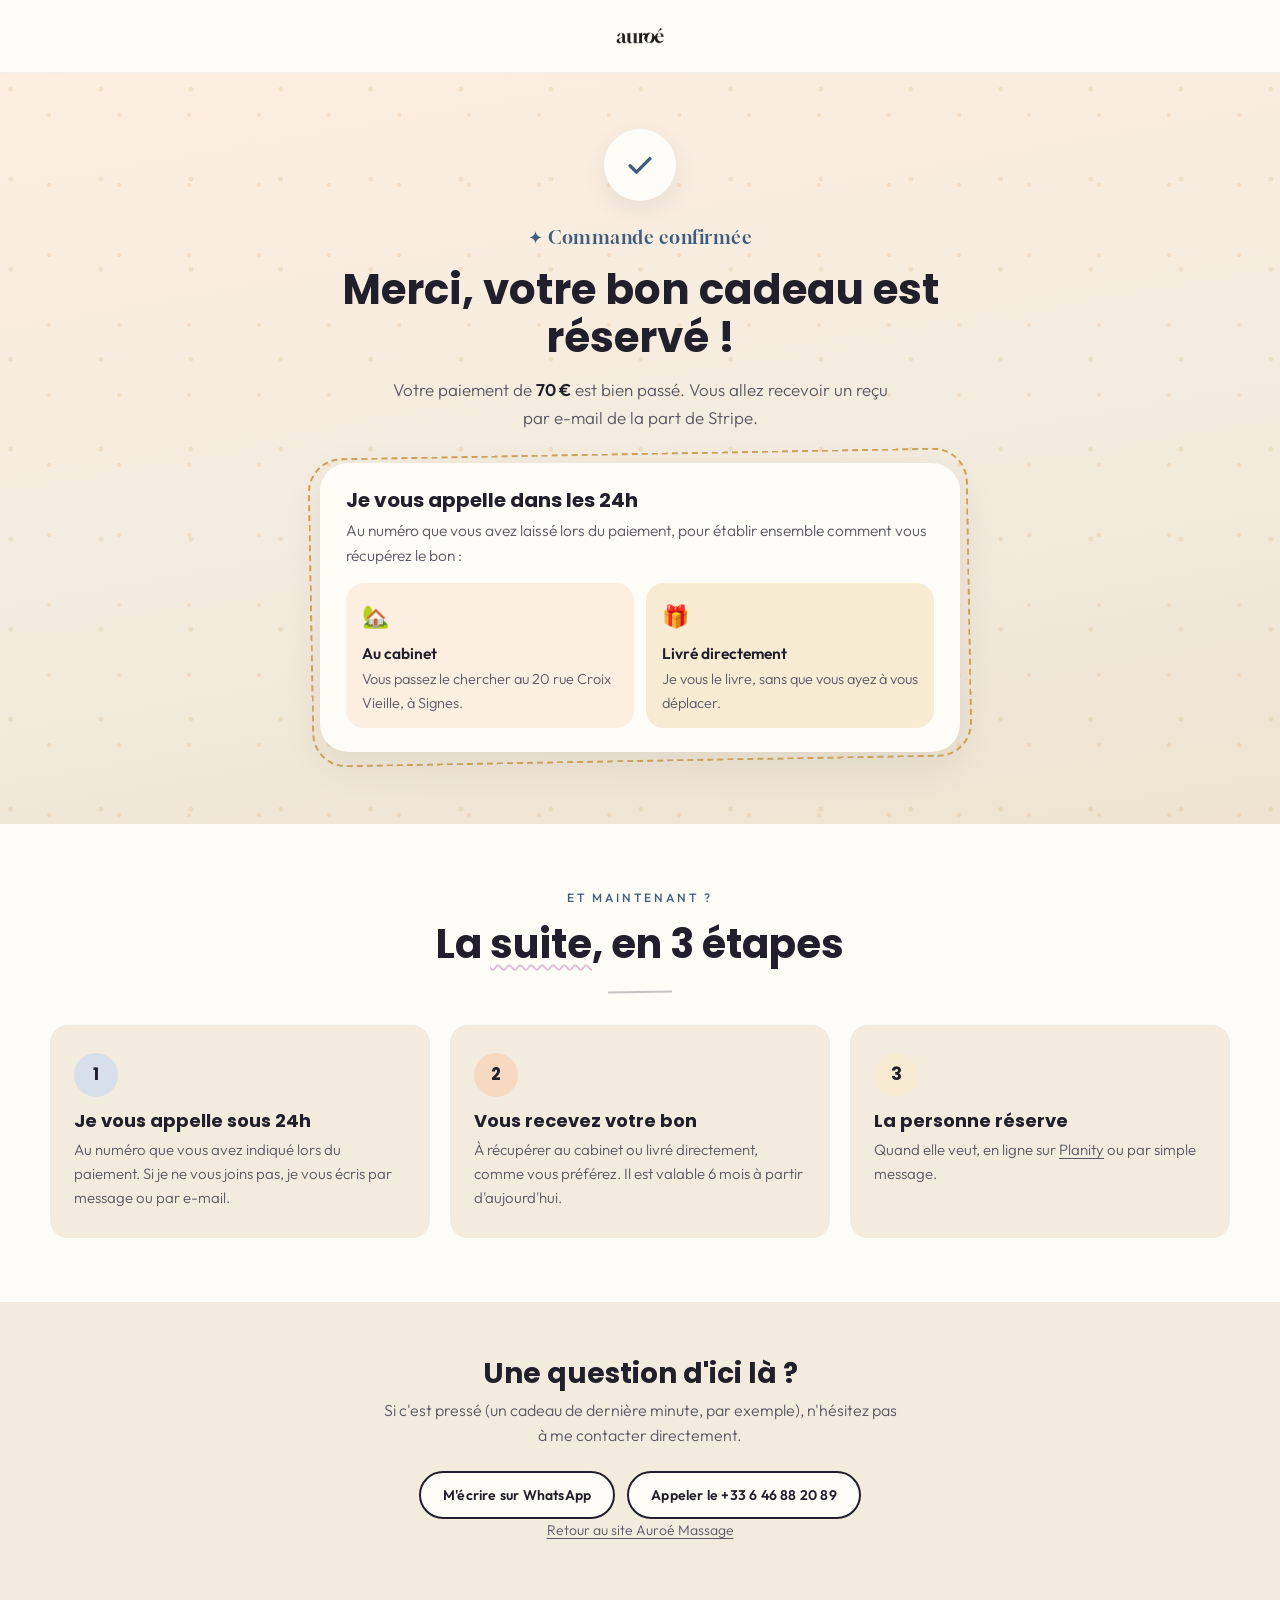
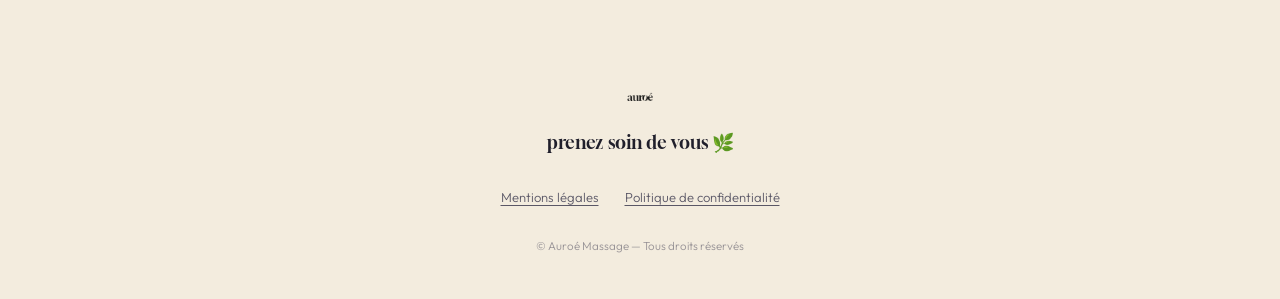
<file: bon-cadeau-merci.html>
<!DOCTYPE html>
<html lang="fr">
<head>
<meta charset="UTF-8">
<meta name="viewport" content="width=device-width, initial-scale=1.0">
<title>Merci pour votre commande — Bon cadeau Auroé Massage</title>
<meta name="robots" content="noindex">
<link rel="preconnect" href="https://fonts.googleapis.com">
<link rel="preconnect" href="https://fonts.gstatic.com" crossorigin>
<link href="https://fonts.googleapis.com/css2?family=Poppins:wght@600;700;800&family=Gloock&family=Outfit:wght@300;400;500;600&display=swap" rel="stylesheet">
<link rel="stylesheet" href="style.css">
<link rel="icon" type="image/png" href="images/logo-auroe-monogram-dark.png">

<style>
/* ==========================================================================
   CONFIRMATION BON CADEAU
   Même habillage « fêtes » que bon-cadeau-noel.html.
   ========================================================================== */
:root{
  --or:       #C9A15B;
  --or-wash:  #F7EBD3;
}
body{ background:var(--creme-deep); overflow-x:clip; }

.lp-header{
  background:var(--blanc-casse);
  border-bottom:1px solid rgba(43,38,32,0.06);
  padding:12px 24px;
  display:flex; justify-content:center;
}
.lp-header img{ height:48px; width:auto; }

.merci{
  padding:56px 20px 72px;
  background:
    radial-gradient(circle at 12% 18%, rgba(201,161,91,0.18) 0 2px, transparent 3px) 0 0/90px 90px,
    radial-gradient(circle at 70% 60%, rgba(239,189,142,0.35) 0 1.5px, transparent 2.5px) 0 0/70px 70px,
    linear-gradient(170deg, var(--peche-wash) 0%, var(--creme-deep) 55%, var(--sable) 100%);
  text-align:center;
}
.merci-inner{ max-width:640px; margin:0 auto; }

.merci-check{
  width:72px; height:72px; margin:0 auto 22px;
  border-radius:50%;
  background:var(--blanc-casse);
  box-shadow:var(--shadow-card);
  display:flex; align-items:center; justify-content:center;
  color:var(--sauge-fonce);
}
.merci-check svg{ width:34px; height:34px; }

.merci .eyebrow-hand{ color:var(--sauge-fonce); font-size:18px; }
.merci h1{ font-size:clamp(28px,4.2vw,42px); margin-bottom:14px; }
.merci-lead{ font-size:17px; color:var(--encre-soft); margin:0 auto 8px; max-width:520px; }
.merci-lead strong{ color:var(--encre); font-weight:600; }

/* Encart 24h */
.merci-callout{
  margin:32px auto 0;
  background:var(--blanc-casse);
  border-radius:var(--radius-lg);
  box-shadow:var(--shadow-soft);
  padding:26px 26px 24px;
  text-align:left;
  position:relative;
}
.merci-callout::before{
  content:""; position:absolute; inset:-10px;
  border:2px dashed var(--or);
  border-radius:34px; transform:rotate(-1deg); pointer-events:none;
}
.merci-callout h2{ font-size:20px; margin-bottom:6px; }
.merci-callout > p{ font-size:15.5px; color:var(--encre-soft); margin:0 0 16px; }
.merci-options{
  display:grid; grid-template-columns:1fr 1fr; gap:12px;
  list-style:none; padding:0; margin:0;
}
.merci-options li{
  border-radius:var(--radius-md);
  padding:16px 16px 14px;
  font-size:14.5px; color:var(--encre-soft);
}
.merci-options li:nth-child(1){ background:var(--peche-wash); }
.merci-options li:nth-child(2){ background:var(--or-wash); }
.merci-options strong{ display:block; color:var(--encre); font-size:15.5px; font-weight:600; margin-bottom:2px; }
.merci-options span[aria-hidden]{ font-size:22px; display:block; margin-bottom:6px; }

/* Étapes */
.merci-steps{ background:var(--blanc-casse); padding:64px 20px; }
.lp-steps{
  max-width:var(--maxw); margin:0 auto;
  display:grid; grid-template-columns:repeat(3,1fr); gap:20px;
  list-style:none; padding:0;
}
.lp-step{
  background:var(--creme-deep);
  border-radius:var(--radius-md);
  padding:28px 24px;
}
.lp-step-num{
  width:44px; height:44px; border-radius:50%;
  display:flex; align-items:center; justify-content:center;
  font-family:'Poppins', sans-serif; font-weight:700; font-size:17px;
  margin-bottom:14px;
}
.lp-step:nth-child(1) .lp-step-num{ background:var(--sauge-pastel); }
.lp-step:nth-child(2) .lp-step-num{ background:var(--peche); }
.lp-step:nth-child(3) .lp-step-num{ background:var(--or-wash); }
.lp-step h3{ font-size:18px; margin-bottom:6px; }
.lp-step p{ font-size:15px; color:var(--encre-soft); margin:0; }
.lp-step a{ text-decoration:underline; text-underline-offset:3px; }
.merci-steps .section-head{ margin-bottom:32px; }

/* Contact */
.merci-contact{ padding:56px 20px 64px; text-align:center; }
.merci-contact h2{ font-size:clamp(22px,3vw,28px); margin-bottom:8px; }
.merci-contact > p{ color:var(--encre-soft); margin:0 auto 22px; max-width:520px; }
.lp-contact{ display:flex; justify-content:center; gap:12px; flex-wrap:wrap; }
.lp-contact .btn{ background:var(--blanc-casse); min-height:48px; }
.merci-back{ margin-top:28px; font-size:14px; }
.merci-back a{ color:var(--encre-soft); text-decoration:underline; text-underline-offset:3px; }

.lp-footer-links{
  display:flex; justify-content:center; gap:6px 18px; flex-wrap:wrap;
  margin-top:14px; font-size:13px;
}
.lp-footer-links a{
  color:var(--encre-soft); text-decoration:underline; text-underline-offset:3px;
  font-size:13px; padding:12px 4px; min-height:44px;
}

@media (max-width:980px){
  .lp-steps{ grid-template-columns:1fr; max-width:520px; }
}
@media (max-width:760px){
  .lp-header{ padding:8px 16px; }
  .lp-header img{ height:40px; }
  .merci{ padding:36px 16px 56px; }
  .merci .eyebrow-hand{ font-size:16px; }
  .merci h1{ font-size:26px; }
  .merci-lead{ font-size:15.5px; }
  .merci-callout{ padding:22px 18px 18px; }
  .merci-callout::before{ inset:-7px; }
  .merci-options{ grid-template-columns:1fr; }
  .merci-steps{ padding:52px 16px; }
  .merci-contact{ padding:48px 16px 56px; }
  .lp-contact .btn{ flex:1 1 100%; white-space:normal; }
}
</style>

<!-- ================= PIXEL META ================= -->
<script>
  !function(f,b,e,v,n,t,s){if(f.fbq)return;n=f.fbq=function(){n.callMethod?
  n.callMethod.apply(n,arguments):n.queue.push(arguments)};if(!f._fbq)f._fbq=n;
  n.push=n;n.loaded=!0;n.version='2.0';n.queue=[];t=b.createElement(e);t.async=!0;
  t.src=v;s=b.getElementsByTagName(e)[0];s.parentNode.insertBefore(t,s)}(window,
  document,'script','https://connect.facebook.net/en_US/fbevents.js');
  fbq('init', '1765989821188212');
  fbq('track', 'PageView');
  // Achat confirmé : Stripe redirige ici après paiement.
  // Un seul Purchase par session Stripe (évite les doublons si la page est rechargée).
  (function () {
    var sid = new URLSearchParams(location.search).get('session_id') || 'sans-session';
    var key = 'auroe-purchase-' + sid;
    var done = false;
    try { done = localStorage.getItem(key) === '1'; } catch (e) {}
    if (!done) {
      fbq('track', 'Purchase', { value: 70, currency: 'EUR', content_name: 'Bon cadeau Noel' },
          sid !== 'sans-session' ? { eventID: sid } : undefined);
      try { localStorage.setItem(key, '1'); } catch (e) {}
    }
  })();
</script>
<noscript><img height="1" width="1" style="display:none" alt=""
  src="https://www.facebook.com/tr?id=1765989821188212&ev=PageView&noscript=1"></noscript>
</head>
<body class="lp">

<header class="lp-header">
  <a href="/"><img src="images/logo-auroe-dark.png" alt="Auroé Massage" width="160" height="48"></a>
</header>

<main>

  <!-- ================= 1. CONFIRMATION ================= -->
  <section class="merci">
    <div class="merci-inner">
      <div class="merci-check" aria-hidden="true">
        <svg viewBox="0 0 24 24" fill="none" stroke="currentColor" stroke-width="2.4" stroke-linecap="round" stroke-linejoin="round"><path d="M5 12.5l4.5 4.5L19 7.5"/></svg>
      </div>
      <p class="eyebrow eyebrow-hand">✦ Commande confirmée</p>
      <h1>Merci, votre bon cadeau est réservé&nbsp;!</h1>
      <p class="merci-lead">
        Votre paiement de <strong>70&nbsp;€</strong> est bien passé. Vous allez recevoir un reçu par e-mail de la part de Stripe.
      </p>

      <div class="merci-callout">
        <h2>Je vous appelle dans les 24h</h2>
        <p>Au numéro que vous avez laissé lors du paiement, pour établir ensemble comment vous récupérez le bon&nbsp;:</p>
        <ul class="merci-options">
          <li>
            <span aria-hidden="true">🏡</span>
            <strong>Au cabinet</strong>
            Vous passez le chercher au 20 rue Croix Vieille, à Signes.
          </li>
          <li>
            <span aria-hidden="true">🎁</span>
            <strong>Livré directement</strong>
            Je vous le livre, sans que vous ayez à vous déplacer.
          </li>
        </ul>
      </div>
    </div>
  </section>

  <!-- ================= 2. LA SUITE ================= -->
  <section class="merci-steps">
    <div class="section-head">
      <p class="eyebrow">Et maintenant&nbsp;?</p>
      <h2>La <span class="ink-underline">suite</span>, en 3 étapes</h2>
      <span class="doodle-underline"></span>
    </div>

    <ol class="lp-steps">
      <li class="lp-step">
        <span class="lp-step-num" aria-hidden="true">1</span>
        <h3>Je vous appelle sous 24h</h3>
        <p>Au numéro que vous avez indiqué lors du paiement. Si je ne vous joins pas, je vous écris par message ou par e-mail.</p>
      </li>
      <li class="lp-step">
        <span class="lp-step-num" aria-hidden="true">2</span>
        <h3>Vous recevez votre bon</h3>
        <p>À récupérer au cabinet ou livré directement, comme vous préférez. Il est valable 6 mois à partir d'aujourd'hui.</p>
      </li>
      <li class="lp-step">
        <span class="lp-step-num" aria-hidden="true">3</span>
        <h3>La personne réserve</h3>
        <p>Quand elle veut, en ligne sur <a href="https://www.planity.com/auroe-massage-83870-signes" target="_blank" rel="noopener">Planity</a> ou par simple message.</p>
      </li>
    </ol>
  </section>

  <!-- ================= 3. CONTACT ================= -->
  <section class="merci-contact">
    <h2>Une question d'ici là&nbsp;?</h2>
    <p>Si c'est pressé (un cadeau de dernière minute, par exemple), n'hésitez pas à me contacter directement.</p>
    <div class="lp-contact">
      <a href="https://wa.me/33646882089?text=Bonjour%20!%20Je%20viens%20de%20commander%20un%20bon%20cadeau%20sur%20le%20site."
         target="_blank" rel="noopener" class="btn btn-ghost btn-small">M'écrire sur WhatsApp</a>
      <a href="tel:+33646882089" class="btn btn-ghost btn-small">Appeler le +33 6 46 88 20 89</a>
    </div>
    <p class="merci-back"><a href="/">Retour au site Auroé Massage</a></p>
  </section>

</main>

<footer class="footer">
  <div class="footer-inner">
    <div class="footer-brand"><img src="images/logo-auroe-dark.png" alt="Auroé Massage" loading="lazy"></div>
    <p class="footer-hand">prenez soin de vous 🌿</p>
    <nav class="lp-footer-links" aria-label="Informations légales">
      <a href="/mentions-legales">Mentions légales</a>
      <a href="/politique-confidentialite">Politique de confidentialité</a>
    </nav>
    <p class="footer-copy">© Auroé Massage — Tous droits réservés</p>
  </div>
</footer>

<script src="script.js"></script>
</body>
</html>
</file>
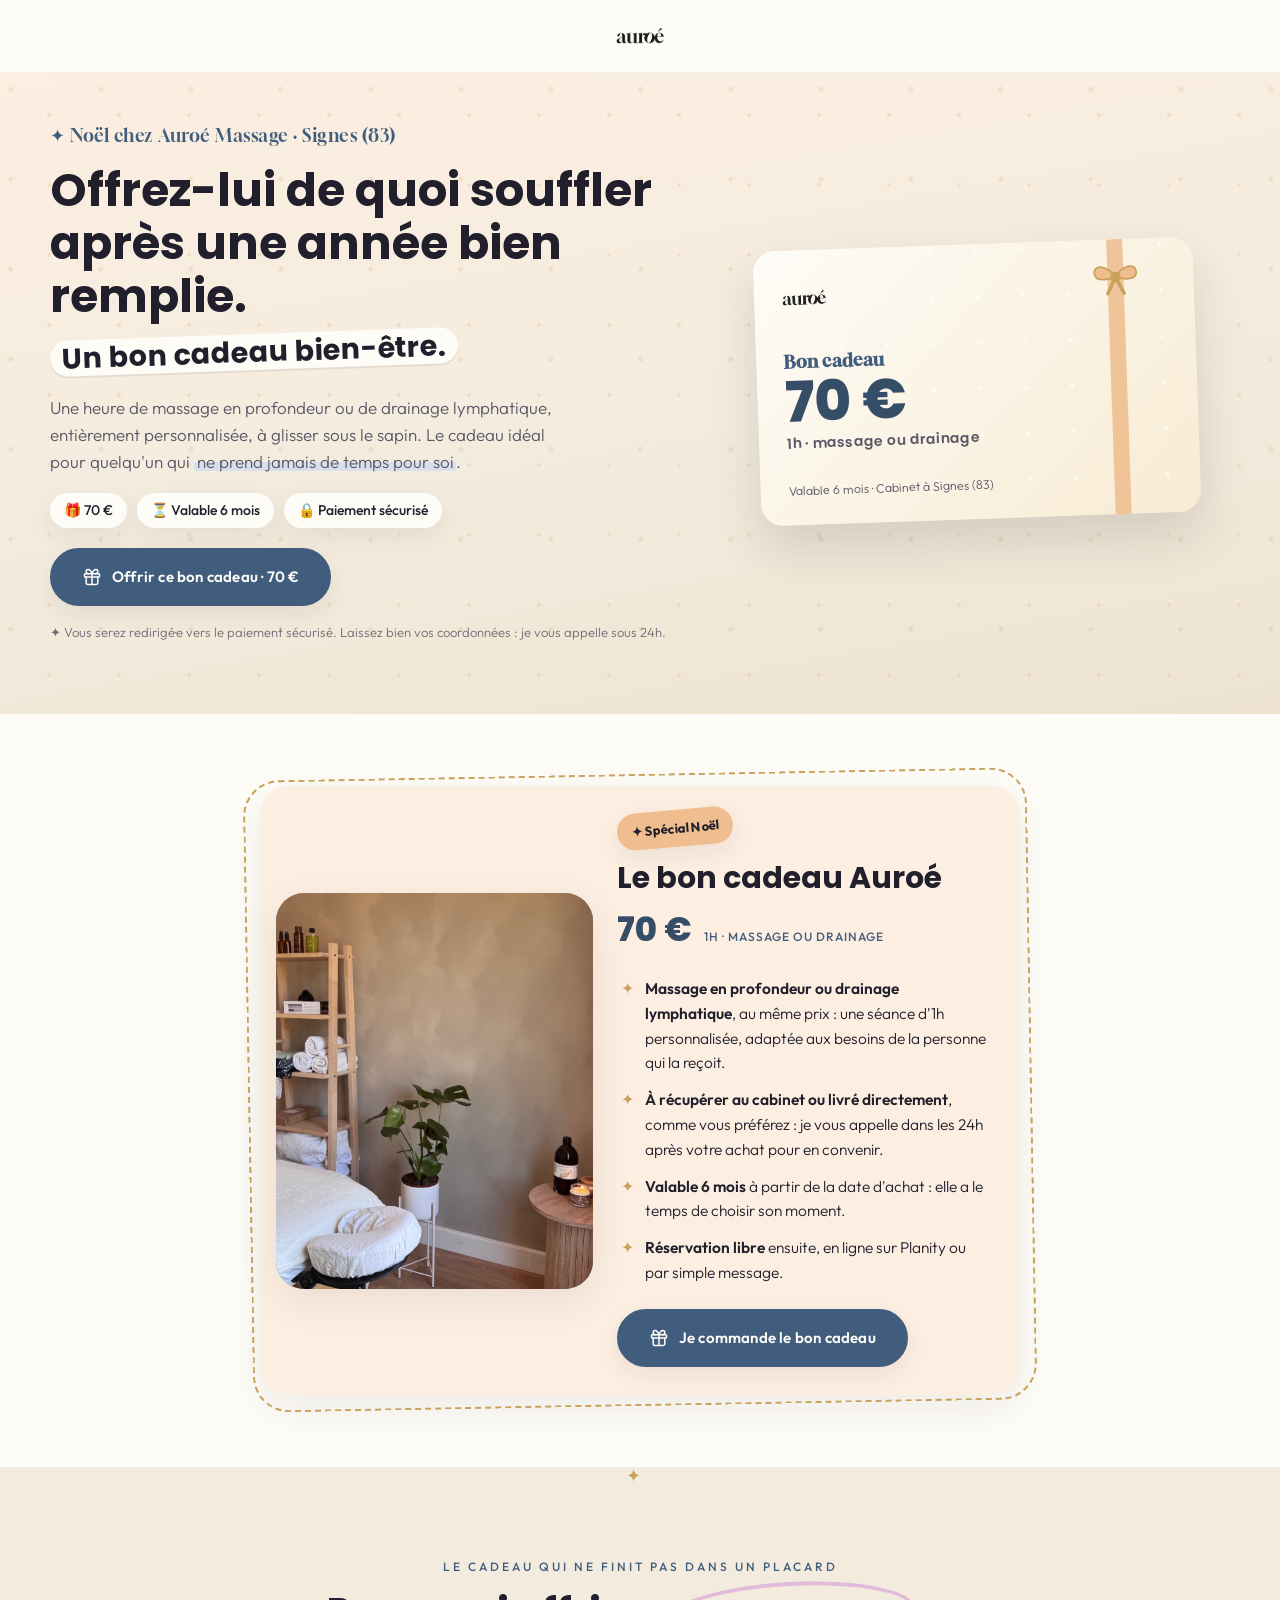
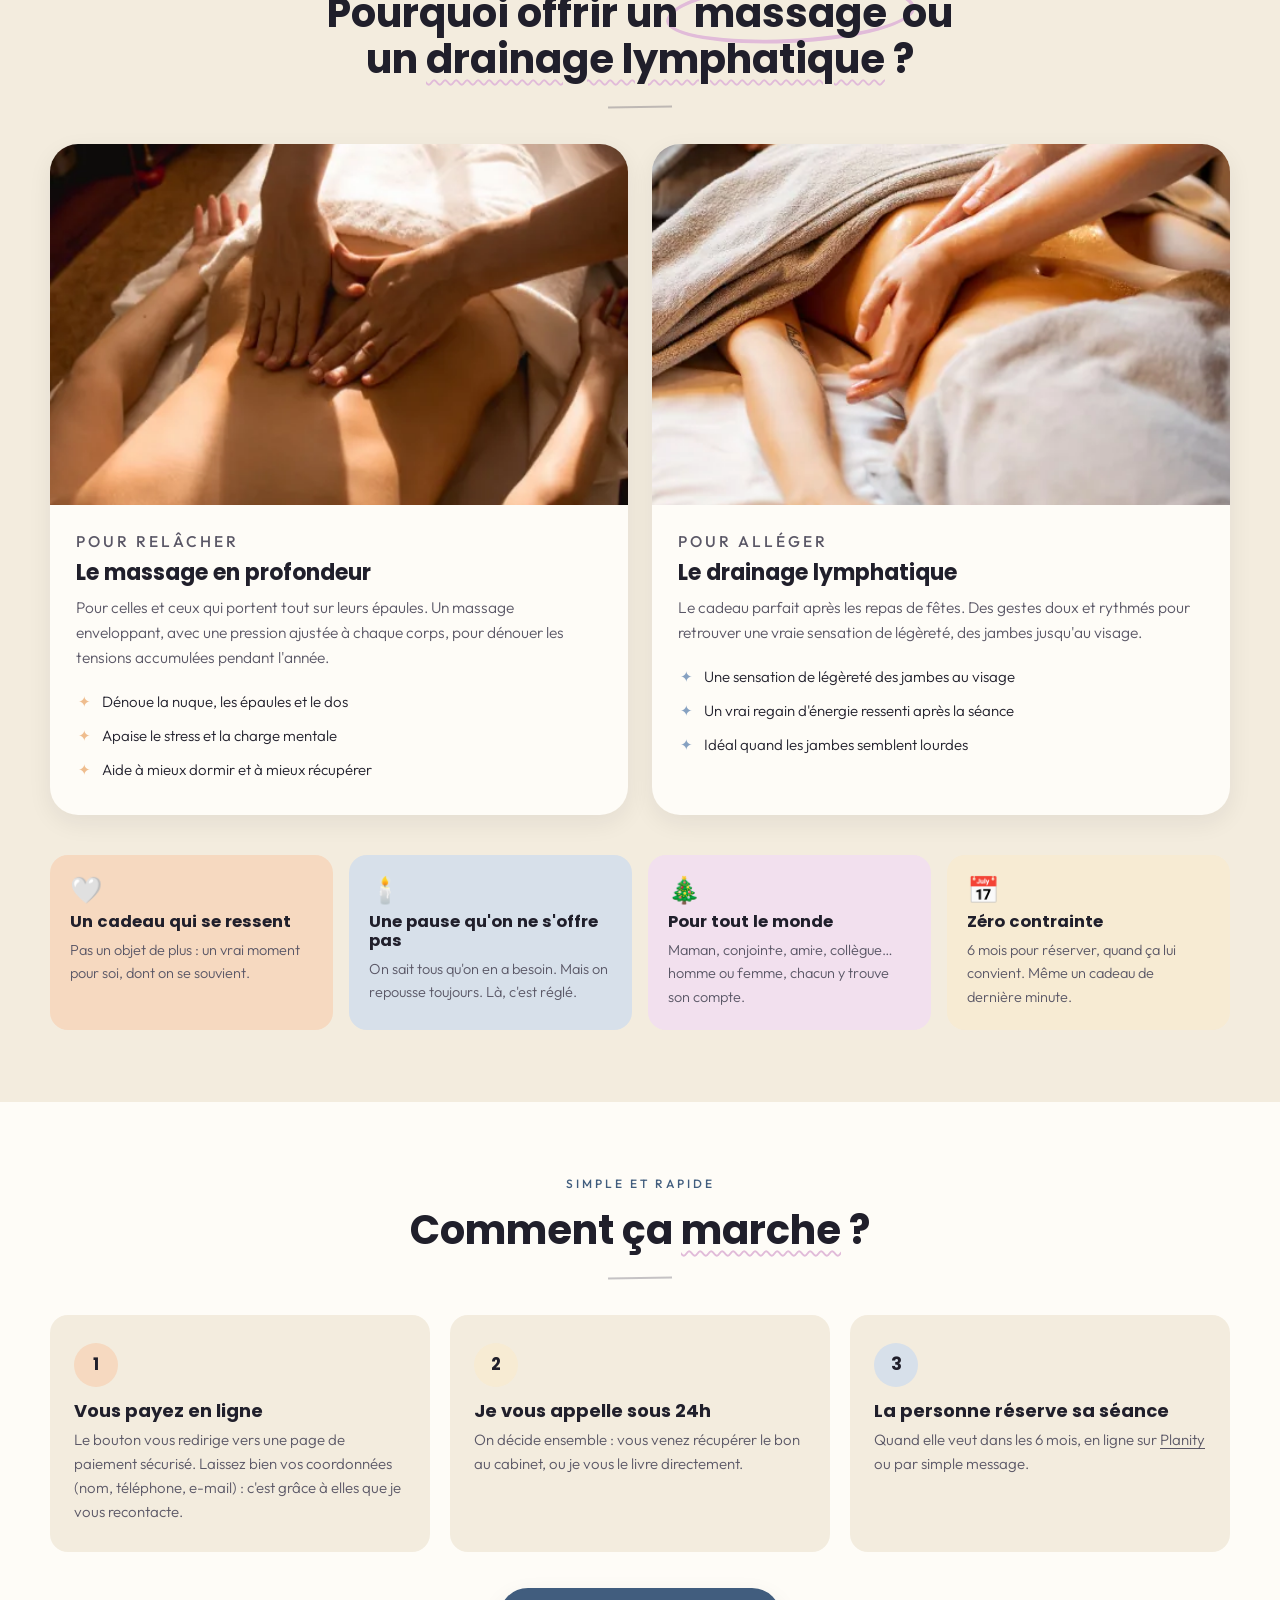
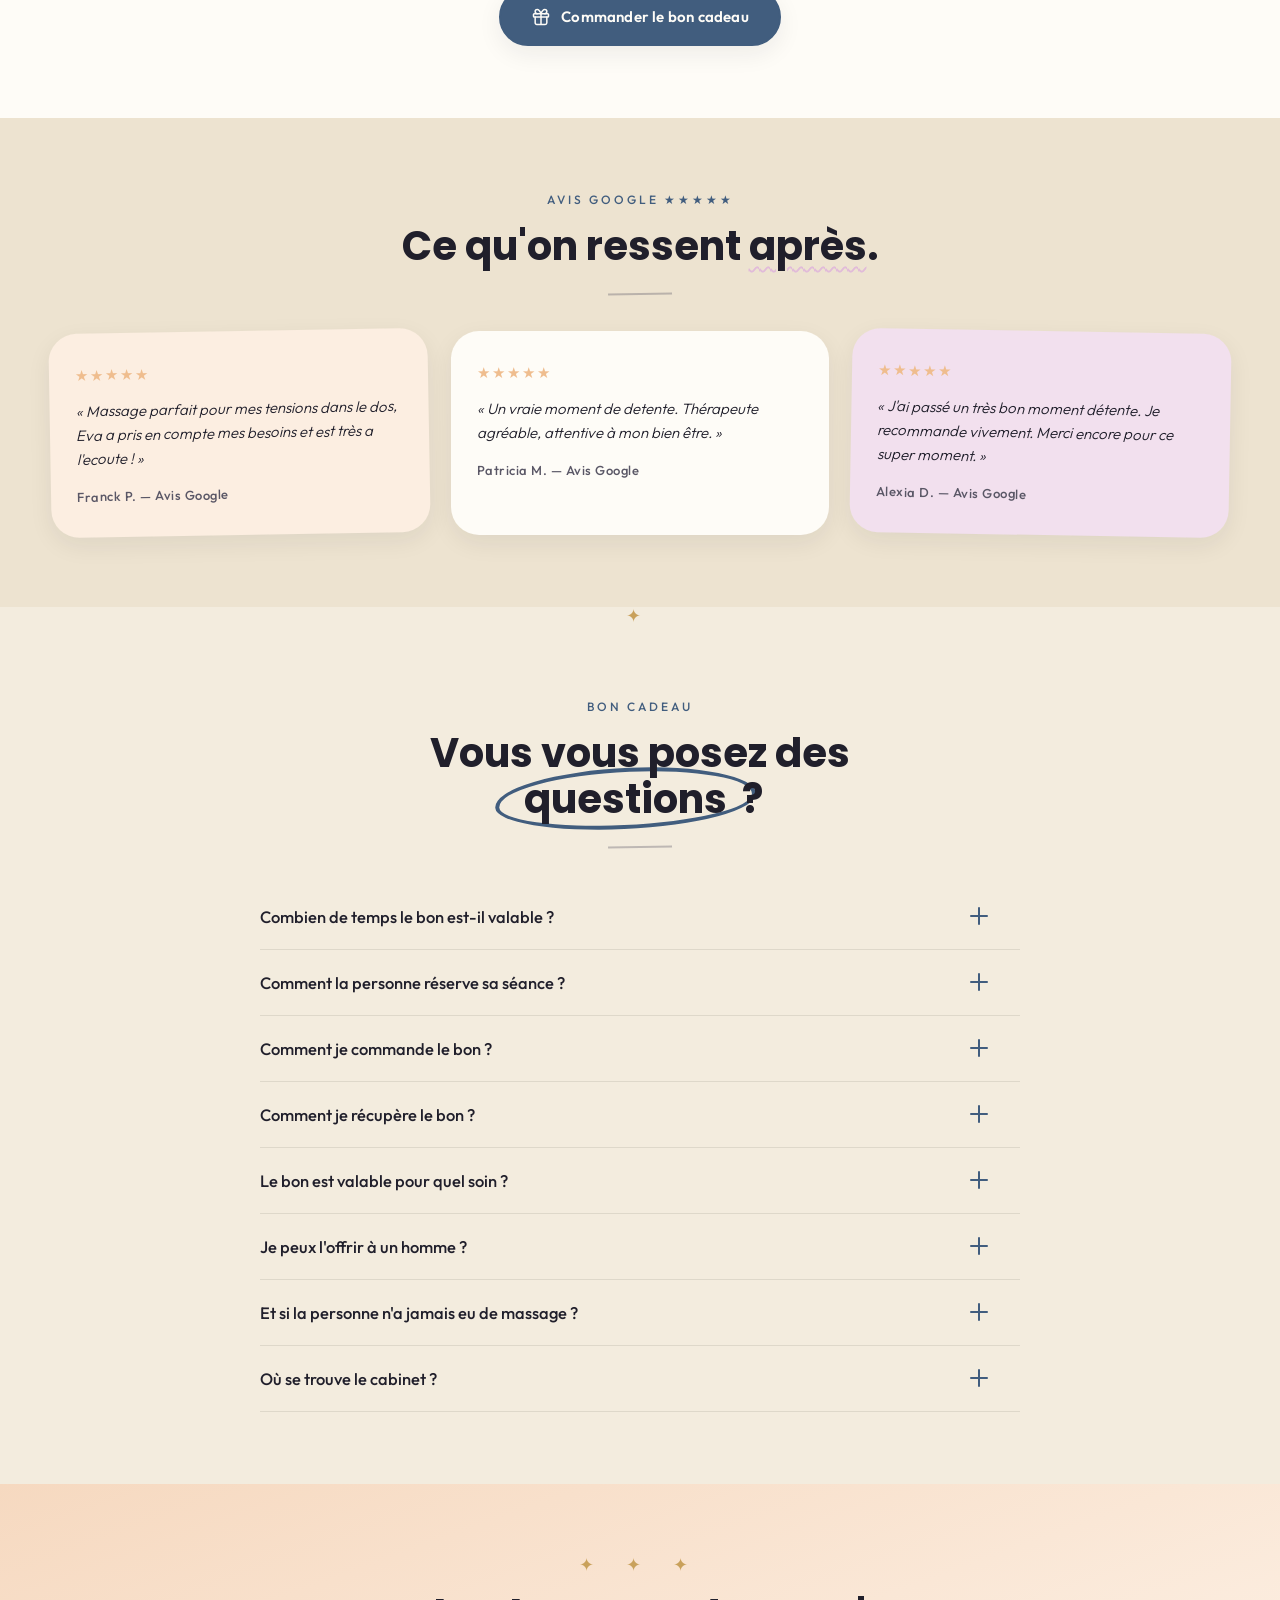
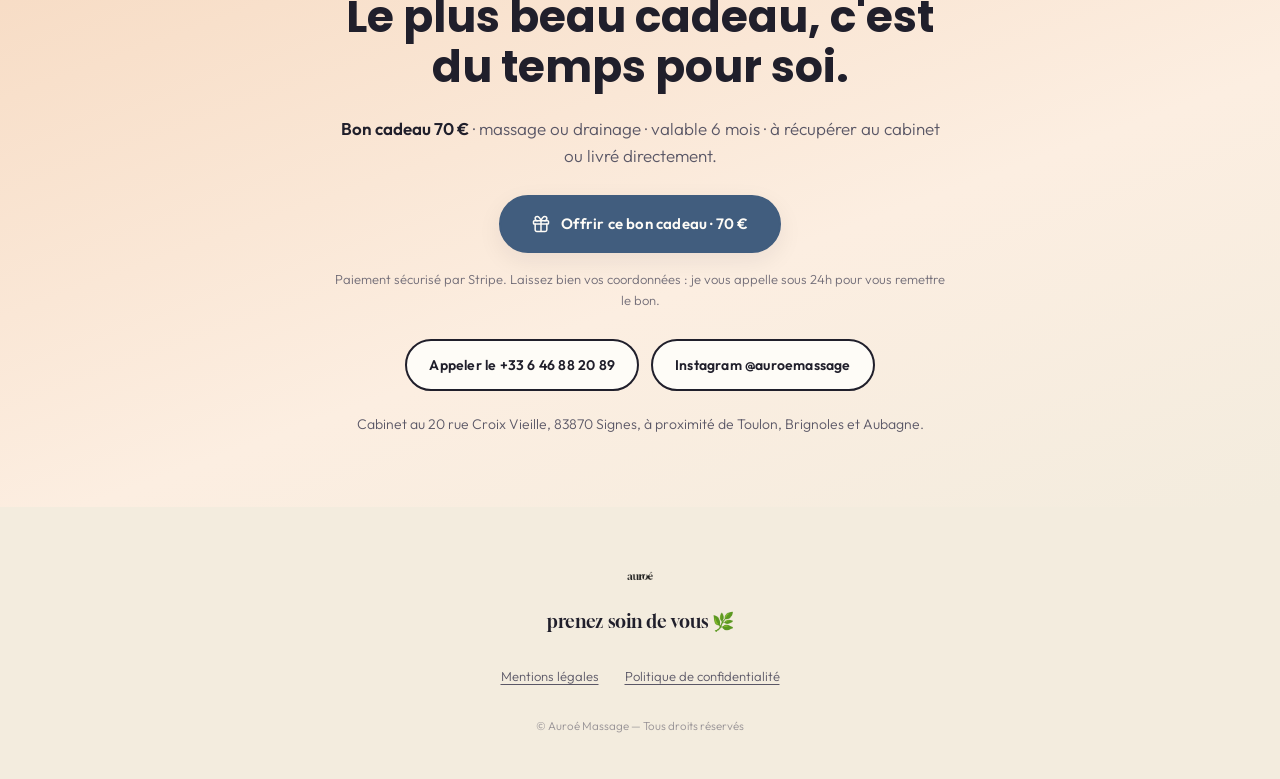
<file: bon-cadeau-noel.html>
<!DOCTYPE html>
<html lang="fr">
<head>
<meta charset="UTF-8">
<meta name="viewport" content="width=device-width, initial-scale=1.0">
<title>Bon cadeau massage 70 € pour Noël — Auroé Massage, Signes (83)</title>
<meta name="description" content="Pour Noël, offrez un bon cadeau de 70 € chez Auroé Massage à Signes (83) : massage en profondeur ou drainage lymphatique personnalisé. Valable 6 mois, paiement en ligne sécurisé.">
<link rel="preconnect" href="https://fonts.googleapis.com">
<link rel="preconnect" href="https://fonts.gstatic.com" crossorigin>
<link href="https://fonts.googleapis.com/css2?family=Poppins:wght@600;700;800&family=Gloock&family=Outfit:wght@300;400;500;600&display=swap" rel="stylesheet">
<link rel="stylesheet" href="style.css">
<link rel="icon" type="image/png" href="images/logo-auroe-monogram-dark.png">

<style>
/* ==========================================================================
   BON CADEAU NOËL
   Même base que premiere-seance.html (tokens de style.css), version
   « fêtes » : crème, pêche, touches dorées et petites étoiles.
   ========================================================================== */
:root{
  --or:       #C9A15B;
  --or-wash:  #F7EBD3;
}
body{ background:var(--creme-deep); overflow-x:clip; }

.lp-header{
  background:var(--blanc-casse);
  border-bottom:1px solid rgba(43,38,32,0.06);
  padding:12px 24px;
  display:flex; justify-content:center;
}
.lp-header img{ height:48px; width:auto; }

.lp-sep{
  text-align:center; font-size:18px; color:var(--or);
  letter-spacing:14px; padding:0; margin:0; line-height:1;
}

/* Boutons */
.lp .btn{ min-height:52px; white-space:normal; text-align:center; }
.lp .btn-block-mobile{ width:auto; }
.btn-pay{ gap:10px; }
.btn-pay svg{ width:20px; height:20px; flex:none; }

/* ---------- Hero ---------- */
.lp-hero{
  padding:48px 20px 72px;
  background:
    radial-gradient(circle at 12% 18%, rgba(201,161,91,0.18) 0 2px, transparent 3px) 0 0/90px 90px,
    radial-gradient(circle at 70% 60%, rgba(239,189,142,0.35) 0 1.5px, transparent 2.5px) 0 0/70px 70px,
    linear-gradient(170deg, var(--peche-wash) 0%, var(--creme-deep) 55%, var(--sable) 100%);
}
.lp-hero-inner{
  max-width:var(--maxw); margin:0 auto;
  display:grid; grid-template-columns:1.1fr 0.9fr; gap:56px; align-items:center;
}
.lp-hero .eyebrow-hand{ color:var(--sauge-fonce); font-size:18px; }
.lp-hero h1{ font-size:clamp(28px,4.2vw,46px); }
.lp-hero h1 .pill-highlight{ display:table; margin-top:12px; font-size:0.62em; }
@media (max-width:760px){ .lp-hero h1 .pill-highlight{ margin-left:auto; margin-right:auto; } }
.lp-hero-text{ font-size:17px; color:var(--encre-soft); max-width:520px; }
.lp-hero .btn{ margin-top:14px; }
.lp-hero-points{
  list-style:none; padding:0; margin:18px 0 6px;
  display:flex; flex-wrap:wrap; gap:8px 10px;
}
.lp-hero-points li{
  background:var(--blanc-casse);
  border-radius:999px;
  padding:6px 14px;
  font-size:14px; font-weight:500;
  box-shadow:var(--shadow-card);
}

/* ---------- Le bon cadeau (visuel) ---------- */
.gift-card{
  position:relative;
  max-width:440px; margin:0 auto;
  aspect-ratio:1.6/1;
  border-radius:22px;
  background:
    radial-gradient(circle at 85% 15%, rgba(255,255,255,0.7) 0 1.5px, transparent 2.5px) 0 0/46px 46px,
    linear-gradient(135deg, var(--blanc-casse) 0%, var(--or-wash) 100%);
  box-shadow:0 22px 50px rgba(32,31,43,0.14);
  padding:26px 28px;
  display:flex; flex-direction:column; justify-content:space-between;
  transform:rotate(-2deg);
  overflow:hidden;
  color:var(--encre);
}
/* ruban vertical + nœud */
.gift-card::before{
  content:""; position:absolute; top:0; bottom:0; right:16%; width:16px;
  background:var(--peche-deep); opacity:.85;
}
.gift-bow{
  position:absolute; right:calc(16% - 20px); top:10px;
  width:56px; height:56px; z-index:2;
}
.gift-card > *:not(.gift-bow){ position:relative; z-index:1; }
.gift-card-top img{ height:44px; width:auto; }
.gift-card-label{
  display:block; font-family:'Gloock', serif; font-size:18px; color:var(--sauge-fonce);
  margin-bottom:4px;
}
.gift-card-value{
  font-family:'Poppins', sans-serif; font-weight:800;
  font-size:clamp(40px,6vw,56px); line-height:1; color:var(--sauge-deep2);
}
.gift-card-value small{ display:block; font-size:14px; font-weight:600; color:var(--encre-soft); margin-top:6px; letter-spacing:.02em; }
.gift-card-foot{ font-size:12.5px; color:var(--encre-soft); max-width:70%; line-height:1.4; margin:0; }

/* ---------- Sections ---------- */
.lp-section{ padding:72px 20px; }
.lp-section .section-head{ margin-bottom:36px; }

/* Offre */
.lp-offre{ background:var(--blanc-casse); }
.lp-offre-card{
  max-width:760px; margin:0 auto;
  background:var(--peche-wash);
  border-radius:var(--radius-lg);
  box-shadow:var(--shadow-soft);
  padding:16px;
  display:grid; grid-template-columns:0.9fr 1.1fr; gap:24px; align-items:center;
  position:relative;
}
.lp-offre-card::before{
  content:""; position:absolute; inset:-12px;
  border:2px dashed var(--or);
  border-radius:36px; transform:rotate(-1deg); pointer-events:none;
}
.lp-offre-card .ph-photo{ aspect-ratio:4/5; }
.lp-offre-body{ padding:8px 12px 12px 0; }
.lp-offre-body h2{ font-size:clamp(24px,3.2vw,30px); margin-bottom:6px; }
.lp-offre-price{ display:flex; align-items:baseline; gap:12px; flex-wrap:wrap; margin:4px 0 14px; }
.lp-offre-price .offre-price{ font-size:34px; color:var(--sauge-deep2); }
.lp-offre-price .offre-meta{ margin:0; }
.lp-offre-body .offre-sticker{ position:static; display:inline-block; margin-bottom:14px; font-size:13px; padding:8px 14px; }
.lp-offre-list{ list-style:none; padding:0; margin:0 0 18px; }
.lp-offre-list li{ padding:6px 0 6px 28px; position:relative; font-size:15.5px; }
.lp-offre-list li::before{ content:"✦"; position:absolute; left:4px; top:6px; color:var(--or); }
.lp-offre-list strong{ font-weight:600; }

/* Pourquoi offrir */
.lp-pourquoi{ background:var(--creme-deep); }
.lp-soins{
  max-width:var(--maxw); margin:0 auto;
  display:grid; grid-template-columns:1fr 1fr; gap:24px;
}
.lp-soin{
  background:var(--blanc-casse);
  border-radius:var(--radius-lg);
  box-shadow:var(--shadow-card);
  overflow:hidden;
  display:flex; flex-direction:column;
}
.lp-soin .ph-photo{ aspect-ratio:16/10; border-radius:0; box-shadow:none; }
.lp-soin-body{ padding:24px 26px 28px; }
.lp-soin-body .eyebrow{ margin-bottom:6px; }
.lp-soin h3{ font-size:22px; margin-bottom:10px; }
.lp-soin p{ font-size:15.5px; color:var(--encre-soft); }
.lp-soin ul{ list-style:none; padding:0; margin:14px 0 0; }
.lp-soin li{ padding:5px 0 5px 26px; position:relative; font-size:15px; }
.lp-soin li::before{ content:"✦"; position:absolute; left:2px; top:5px; color:var(--peche-deep); }
.lp-soin-2 li::before{ color:var(--sauge); }

.lp-raisons{
  max-width:var(--maxw); margin:40px auto 0;
  display:grid; grid-template-columns:repeat(4,1fr); gap:16px;
}
.lp-raison{
  border-radius:var(--radius-md);
  padding:22px 20px;
}
.lp-raison:nth-child(1){ background:var(--peche); }
.lp-raison:nth-child(2){ background:var(--sauge-pastel); }
.lp-raison:nth-child(3){ background:var(--terracotta-pastel); }
.lp-raison:nth-child(4){ background:var(--or-wash); }
.lp-raison-icon{ font-size:26px; line-height:1; display:block; margin-bottom:10px; }
.lp-raison h3{ font-size:16.5px; margin-bottom:6px; }
.lp-raison p{ font-size:14.5px; color:var(--encre-soft); margin:0; }

/* Étapes */
.lp-etapes{ background:var(--blanc-casse); }
.lp-steps{
  max-width:var(--maxw); margin:0 auto;
  display:grid; grid-template-columns:repeat(3,1fr); gap:20px;
  list-style:none; padding:0;
}
.lp-step{
  background:var(--creme-deep);
  border-radius:var(--radius-md);
  padding:28px 24px;
  position:relative;
}
.lp-step-num{
  width:44px; height:44px; border-radius:50%;
  display:flex; align-items:center; justify-content:center;
  font-family:'Poppins', sans-serif; font-weight:700; font-size:17px;
  margin-bottom:14px;
}
.lp-step:nth-child(1) .lp-step-num{ background:var(--peche); }
.lp-step:nth-child(2) .lp-step-num{ background:var(--or-wash); }
.lp-step:nth-child(3) .lp-step-num{ background:var(--sauge-pastel); }
.lp-step h3{ font-size:18px; margin-bottom:6px; }
.lp-step p{ font-size:15px; color:var(--encre-soft); margin:0; }
.lp-step a{ text-decoration:underline; text-underline-offset:3px; }
.lp-etapes-cta{ text-align:center; margin-top:36px; }

/* Avis */
.lp-avis{ background:var(--sable); }
.lp-avis .tc-1{ background:var(--peche-wash); }
.lp-avis .tc-2{ background:var(--blanc-casse); }
.lp-avis .tc-3{ background:var(--terracotta-pastel); }

/* FAQ */
.lp-faq{ background:var(--creme-deep); }
.lp-faq .faq-question{ min-height:56px; }
.lp-faq .faq-question:hover{ background:var(--peche-wash); }

/* CTA final */
.lp-final{
  background:linear-gradient(160deg, var(--peche) 0%, var(--peche-wash) 60%, var(--creme-deep) 100%);
  text-align:center;
}
.lp-final .cta-final-inner{ max-width:620px; margin:0 auto; }
.lp-final h2{ font-size:clamp(30px,4vw,44px); }
.lp-final-offer{ font-size:17px; color:var(--encre-soft); margin-bottom:26px; }
.lp-final-offer strong{ color:var(--encre); font-weight:600; }
.lp-contact{ display:flex; justify-content:center; gap:12px; flex-wrap:wrap; margin-top:28px; }
.lp-contact .btn{ background:var(--blanc-casse); }
.lp-zone{ font-size:14px; color:var(--encre-soft); margin:22px 0 0; }

/* Footer */
.lp-footer-links{
  display:flex; justify-content:center; gap:6px 18px; flex-wrap:wrap;
  margin-top:14px; font-size:13px;
}
.lp-footer-links a{
  color:var(--encre-soft); text-decoration:underline; text-underline-offset:3px;
  font-size:13px; padding:12px 4px; min-height:44px;
}

/* Bouton collant mobile */
.lp-sticky{
  position:fixed; left:0; right:0; bottom:0; z-index:90;
  padding:10px 16px calc(10px + env(safe-area-inset-bottom));
  background:rgba(254,252,247,0.94);
  backdrop-filter:blur(10px);
  border-top:1px solid rgba(43,38,32,0.08);
  box-shadow:0 -8px 24px rgba(32,31,43,0.06);
  display:none;
  transform:translateY(110%);
  transition:transform .3s ease;
}
.lp-sticky.is-shown{ transform:translateY(0); }
.lp-sticky .btn{ width:100%; }

/* Responsive */
@media (max-width:980px){
  .lp-hero-inner{ grid-template-columns:1fr; gap:44px; }
  .lp-steps{ grid-template-columns:1fr; max-width:520px; }
  .lp-raisons{ grid-template-columns:1fr 1fr; }
}
@media (max-width:760px){
  .lp-header{ padding:8px 16px; }
  .lp-header img{ height:40px; }
  .lp-hero{ padding:28px 16px 52px; text-align:center; }
  .lp-hero .eyebrow-hand{ font-size:16px; margin-bottom:10px; }
  .lp-hero h1{ font-size:26px; }
  .lp-hero-text{ font-size:15.5px; margin-left:auto; margin-right:auto; }
  .lp-hero-points{ justify-content:center; }
  .lp-hero .hero-media{ display:block; padding:0 6px; }
  .gift-card{ padding:20px 22px; border-radius:18px; }
  .gift-card-top img{ height:34px; }
  .gift-bow{ width:46px; height:46px; right:calc(16% - 15px); top:8px; }
  .lp-section{ padding:56px 16px; }
  .lp .btn-block-mobile{ width:100%; }
  .lp-offre-card{ grid-template-columns:1fr; padding:14px; }
  .lp-offre-card::before{ inset:-8px; }
  .lp-offre-card .ph-photo{ aspect-ratio:16/10; }
  .lp-offre-body{ padding:4px 6px 8px; }
  .lp-offre-body h2, .lp-offre-body .offre-sticker{ text-align:center; }
  .lp-offre-body{ text-align:left; }
  .lp-offre-price{ justify-content:center; }
  .lp-soins{ grid-template-columns:1fr; }
  .lp-raisons{ grid-template-columns:1fr; }
  .lp-contact .btn{ flex:1 1 100%; }
  .lp-sticky{ display:block; }
  body.lp{ padding-bottom:96px; }
}
@media (max-width:380px){
  .gift-card-label{ font-size:15px; }
  .gift-card-foot{ font-size:11.5px; }
}
</style>

<!-- ================= PIXEL META ================= -->
<script>
  !function(f,b,e,v,n,t,s){if(f.fbq)return;n=f.fbq=function(){n.callMethod?
  n.callMethod.apply(n,arguments):n.queue.push(arguments)};if(!f._fbq)f._fbq=n;
  n.push=n;n.loaded=!0;n.version='2.0';n.queue=[];t=b.createElement(e);t.async=!0;
  t.src=v;s=b.getElementsByTagName(e)[0];s.parentNode.insertBefore(t,s)}(window,
  document,'script','https://connect.facebook.net/en_US/fbevents.js');
  fbq('init', '1765989821188212');
  fbq('track', 'PageView');
</script>
<noscript><img height="1" width="1" style="display:none" alt=""
  src="https://www.facebook.com/tr?id=1765989821188212&ev=PageView&noscript=1"></noscript>
</head>
<body class="lp">

<!-- Icône cadeau réutilisée dans les boutons -->
<svg width="0" height="0" style="position:absolute" aria-hidden="true">
  <symbol id="ico-gift" viewBox="0 0 24 24" fill="none" stroke="currentColor" stroke-width="1.8" stroke-linecap="round" stroke-linejoin="round">
    <rect x="3" y="8" width="18" height="4" rx="1"/><path d="M12 8v13M19 12v7a2 2 0 0 1-2 2H7a2 2 0 0 1-2-2v-7"/>
    <path d="M7.5 8a2.5 2.5 0 0 1 0-5C10 3 12 8 12 8s2-5 4.5-5a2.5 2.5 0 0 1 0 5"/>
  </symbol>
</svg>

<header class="lp-header">
  <img src="images/logo-auroe-dark.png" alt="Auroé Massage" width="160" height="48">
</header>

<main>

  <!-- ================= 1. HERO ================= -->
  <section class="lp-hero">
    <div class="lp-hero-inner">
      <div class="lp-hero-text-wrap">
        <p class="eyebrow eyebrow-hand">✦ Noël chez Auroé Massage · Signes (83)</p>
        <h1>
          Offrez-lui de quoi souffler après une année bien remplie.
          <span class="pill-highlight pill-blanc">Un bon cadeau bien-être.</span>
        </h1>
        <p class="lp-hero-text">
          Une heure de massage en profondeur ou de drainage lymphatique, entièrement personnalisée, à glisser sous le sapin.
          Le cadeau idéal pour quelqu'un qui <span class="ink-highlight ink-highlight-sauge">ne prend jamais de temps pour soi</span>.
        </p>
        <ul class="lp-hero-points">
          <li>🎁 70&nbsp;€</li>
          <li>⏳ Valable 6 mois</li>
          <li>🔒 Paiement sécurisé</li>
        </ul>
        <a href="https://buy.stripe.com/8x28wQ9Zk4TJ4pC9u2b3q01"
           class="btn btn-primary btn-pay btn-block-mobile" data-cta="hero">
          <svg aria-hidden="true"><use href="#ico-gift"/></svg>
          Offrir ce bon cadeau · 70&nbsp;€
        </a>
        <p class="cta-note">✦ Vous serez redirigé·e vers le paiement sécurisé. Laissez bien vos coordonnées&nbsp;: je vous appelle sous 24h.</p>
      </div>

      <div class="hero-media">
        <div class="gift-card" role="img" aria-label="Bon cadeau Auroé Massage d'une valeur de 70 euros, massage ou drainage, valable 6 mois">
          <div class="gift-card-top">
            <img src="images/logo-auroe-dark.png" alt="">
          </div>
          <div class="gift-card-value"><span class="gift-card-label">Bon cadeau</span>70&nbsp;€<small>1h · massage ou drainage</small></div>
          <p class="gift-card-foot">Valable 6 mois · Cabinet à Signes (83)</p>
          <svg class="gift-bow" viewBox="0 0 48 48" aria-hidden="true">
            <path d="M24 24c-6-10-18-12-18-4s12 6 18 4Z" fill="#EFBD8E" stroke="#C9A15B" stroke-width="1.5" stroke-linejoin="round"/>
            <path d="M24 24c6-10 18-12 18-4s-12 6-18 4Z" fill="#EFBD8E" stroke="#C9A15B" stroke-width="1.5" stroke-linejoin="round"/>
            <path d="M24 24l-7 14M24 24l7 14" stroke="#C9A15B" stroke-width="3" stroke-linecap="round"/>
            <circle cx="24" cy="24" r="4.5" fill="#C9A15B"/>
          </svg>
        </div>
      </div>
    </div>
  </section>

  <!-- ================= 2. L'OFFRE ================= -->
  <section class="lp-section lp-offre">
    <div class="lp-offre-card reveal">
      <div class="ph-photo has-photo">
        <img src="images/cabinet-auroe.jpg" alt="Le cabinet Auroé Massage à Signes, ambiance cocon" loading="lazy" width="1600" height="1302">
      </div>
      <div class="lp-offre-body">
        <span class="offre-sticker">✦ Spécial Noël</span>
        <h2>Le bon cadeau Auroé</h2>
        <div class="lp-offre-price">
          <span class="offre-price">70&nbsp;€</span>
          <span class="offre-meta">1h · massage ou drainage</span>
        </div>
        <ul class="lp-offre-list">
          <li><strong>Massage en profondeur ou drainage lymphatique</strong>, au même prix : une séance d'1h personnalisée, adaptée aux besoins de la personne qui la reçoit.</li>
          <li><strong>À récupérer au cabinet ou livré directement</strong>, comme vous préférez : je vous appelle dans les 24h après votre achat pour en convenir.</li>
          <li><strong>Valable 6 mois</strong> à partir de la date d'achat : elle a le temps de choisir son moment.</li>
          <li><strong>Réservation libre</strong> ensuite, en ligne sur Planity ou par simple message.</li>
        </ul>
        <a href="https://buy.stripe.com/8x28wQ9Zk4TJ4pC9u2b3q01"
           class="btn btn-primary btn-pay btn-block-mobile" data-cta="offre">
          <svg aria-hidden="true"><use href="#ico-gift"/></svg>
          Je commande le bon cadeau
        </a>
      </div>
    </div>
  </section>

  <p class="lp-sep" aria-hidden="true">✦</p>

  <!-- ================= 3. POURQUOI OFFRIR ================= -->
  <section class="lp-section lp-pourquoi">
    <div class="section-head reveal">
      <p class="eyebrow">Le cadeau qui ne finit pas dans un placard</p>
      <h2>Pourquoi offrir un <span class="ink-circle ink-terracotta">massage</span> ou un <span class="ink-underline">drainage lymphatique</span>&nbsp;?</h2>
      <span class="doodle-underline"></span>
    </div>

    <div class="lp-soins reveal">
      <article class="lp-soin lp-soin-1">
        <div class="ph-photo has-photo">
          <img src="images/massage-dos-lumiere.webp" alt="Massage du dos en profondeur" loading="lazy">
        </div>
        <div class="lp-soin-body">
          <p class="eyebrow">Pour relâcher</p>
          <h3>Le massage en profondeur</h3>
          <p>Pour celles et ceux qui portent tout sur leurs épaules. Un massage enveloppant, avec une pression
            ajustée à chaque corps, pour dénouer les tensions accumulées pendant l'année.</p>
          <ul>
            <li>Dénoue la nuque, les épaules et le dos</li>
            <li>Apaise le stress et la charge mentale</li>
            <li>Aide à mieux dormir et à mieux récupérer</li>
          </ul>
        </div>
      </article>

      <article class="lp-soin lp-soin-2">
        <div class="ph-photo has-photo">
          <img src="images/massage-drainage-ventre.webp" alt="Drainage lymphatique du ventre" loading="lazy">
        </div>
        <div class="lp-soin-body">
          <p class="eyebrow">Pour alléger</p>
          <h3>Le drainage lymphatique</h3>
          <p>Le cadeau parfait après les repas de fêtes. Des gestes doux et rythmés
            pour retrouver une vraie sensation de légèreté, des jambes jusqu'au visage.</p>
          <ul>
            <li>Une sensation de légèreté des jambes au visage</li>
            <li>Un vrai regain d'énergie ressenti après la séance</li>
            <li>Idéal quand les jambes semblent lourdes</li>
          </ul>
        </div>
      </article>
    </div>

    <div class="lp-raisons reveal">
      <div class="lp-raison">
        <span class="lp-raison-icon" aria-hidden="true">🤍</span>
        <h3>Un cadeau qui se ressent</h3>
        <p>Pas un objet de plus : un vrai moment pour soi, dont on se souvient.</p>
      </div>
      <div class="lp-raison">
        <span class="lp-raison-icon" aria-hidden="true">🕯️</span>
        <h3>Une pause qu'on ne s'offre pas</h3>
        <p>On sait tous qu'on en a besoin. Mais on repousse toujours. Là, c'est réglé.</p>
      </div>
      <div class="lp-raison">
        <span class="lp-raison-icon" aria-hidden="true">🎄</span>
        <h3>Pour tout le monde</h3>
        <p>Maman, conjoint·e, ami·e, collègue… homme ou femme, chacun y trouve son compte.</p>
      </div>
      <div class="lp-raison">
        <span class="lp-raison-icon" aria-hidden="true">📅</span>
        <h3>Zéro contrainte</h3>
        <p>6 mois pour réserver, quand ça lui convient. Même un cadeau de dernière minute.</p>
      </div>
    </div>
  </section>

  <!-- ================= 4. COMMENT ÇA MARCHE ================= -->
  <section class="lp-section lp-etapes">
    <div class="section-head reveal">
      <p class="eyebrow">Simple et rapide</p>
      <h2>Comment ça <span class="ink-underline">marche</span>&nbsp;?</h2>
      <span class="doodle-underline"></span>
    </div>

    <ol class="lp-steps reveal">
      <li class="lp-step">
        <span class="lp-step-num" aria-hidden="true">1</span>
        <h3>Vous payez en ligne</h3>
        <p>Le bouton vous redirige vers une page de paiement sécurisé. Laissez bien vos coordonnées (nom, téléphone, e-mail)&nbsp;: c'est grâce à elles que je vous recontacte.</p>
      </li>
      <li class="lp-step">
        <span class="lp-step-num" aria-hidden="true">2</span>
        <h3>Je vous appelle sous 24h</h3>
        <p>On décide ensemble&nbsp;: vous venez récupérer le bon au cabinet, ou je vous le livre directement.</p>
      </li>
      <li class="lp-step">
        <span class="lp-step-num" aria-hidden="true">3</span>
        <h3>La personne réserve sa séance</h3>
        <p>Quand elle veut dans les 6 mois, en ligne sur <a href="https://www.planity.com/auroe-massage-83870-signes" target="_blank" rel="noopener">Planity</a> ou par simple message.</p>
      </li>
    </ol>

    <div class="lp-etapes-cta reveal">
      <a href="https://buy.stripe.com/8x28wQ9Zk4TJ4pC9u2b3q01"
         class="btn btn-primary btn-pay btn-block-mobile" data-cta="etapes">
        <svg aria-hidden="true"><use href="#ico-gift"/></svg>
        Commander le bon cadeau
      </a>
    </div>
  </section>

  <!-- ================= 5. AVIS GOOGLE ================= -->
  <section class="lp-section lp-avis">
    <div class="section-head reveal">
      <p class="eyebrow">Avis Google ★★★★★</p>
      <h2>Ce qu'on ressent <span class="ink-underline">après</span>.</h2>
      <span class="doodle-underline"></span>
    </div>

    <!-- Avis Google réels, reproduits tels quels (repris de premiere-seance.html) -->
    <div class="temoignages-grid reveal">
      <article class="temoignage-card tc-1">
        <p class="stars" aria-label="5 étoiles sur 5">★★★★★</p>
        <p class="temoignage-text">« Massage parfait pour mes tensions dans le dos, Eva a pris en compte mes besoins et est très a l'ecoute ! »</p>
        <p class="temoignage-author">Franck P. — Avis Google</p>
      </article>
      <article class="temoignage-card tc-2">
        <p class="stars" aria-label="5 étoiles sur 5">★★★★★</p>
        <p class="temoignage-text">« Un vraie moment de detente. Thérapeute agréable, attentive à mon bien être. »</p>
        <p class="temoignage-author">Patricia M. — Avis Google</p>
      </article>
      <article class="temoignage-card tc-3">
        <p class="stars" aria-label="5 étoiles sur 5">★★★★★</p>
        <p class="temoignage-text">« J'ai passé un très bon moment détente. Je recommande vivement. Merci encore pour ce super moment. »</p>
        <p class="temoignage-author">Alexia D. — Avis Google</p>
      </article>
    </div>
  </section>

  <p class="lp-sep" aria-hidden="true">✦</p>

  <!-- ================= 6. FAQ ================= -->
  <section class="lp-section lp-faq">
    <div class="section-head reveal">
      <p class="eyebrow">Bon cadeau</p>
      <h2>Vous vous posez des <span class="ink-circle ink-sauge">questions</span>&nbsp;?</h2>
      <span class="doodle-underline"></span>
    </div>

    <div class="faq-list reveal">
      <div class="faq-item">
        <button class="faq-question" aria-expanded="false">
          Combien de temps le bon est-il valable&nbsp;?
          <span class="faq-plus"></span>
        </button>
        <div class="faq-answer">
          <p>Le bon cadeau est valable 6 mois à partir de sa date d'achat. La personne a largement le temps
            de choisir le moment qui lui convient.</p>
        </div>
      </div>

      <div class="faq-item">
        <button class="faq-question" aria-expanded="false">
          Comment la personne réserve sa séance&nbsp;?
          <span class="faq-plus"></span>
        </button>
        <div class="faq-answer">
          <p>Elle réserve directement en ligne sur <a href="https://www.planity.com/auroe-massage-83870-signes" target="_blank" rel="noopener">Planity</a>,
            ou m'envoie simplement un message. Elle présente son bon cadeau le jour de la séance.</p>
        </div>
      </div>

      <div class="faq-item">
        <button class="faq-question" aria-expanded="false">
          Comment je commande le bon&nbsp;?
          <span class="faq-plus"></span>
        </button>
        <div class="faq-answer">
          <p>Cliquez sur l'un des boutons «&nbsp;Offrir ce bon cadeau&nbsp;» de cette page&nbsp;: vous êtes redirigé·e vers une page
            de paiement sécurisé (Stripe) et vous réglez par carte en quelques secondes. Pensez à bien laisser vos coordonnées,
            notamment votre numéro de téléphone&nbsp;: je vous appelle dans les 24h qui suivent votre achat.</p>
        </div>
      </div>

      <div class="faq-item">
        <button class="faq-question" aria-expanded="false">
          Comment je récupère le bon&nbsp;?
          <span class="faq-plus"></span>
        </button>
        <div class="faq-answer">
          <p>Dans les 24h qui suivent votre achat, je vous appelle pour établir avec vous ce qui vous arrange&nbsp;: venir le
            récupérer au cabinet à Signes, ou que je vous le livre directement.</p>
        </div>
      </div>

      <div class="faq-item">
        <button class="faq-question" aria-expanded="false">
          Le bon est valable pour quel soin&nbsp;?
          <span class="faq-plus"></span>
        </button>
        <div class="faq-answer">
          <p>Le bon de 70&nbsp;€ est valable pour 1h de massage en profondeur ou de drainage lymphatique, au choix.
            Chaque séance est personnalisée&nbsp;: je m'adapte aux besoins de la personne le jour J.</p>
        </div>
      </div>

      <div class="faq-item">
        <button class="faq-question" aria-expanded="false">
          Je peux l'offrir à un homme&nbsp;?
          <span class="faq-plus"></span>
        </button>
        <div class="faq-answer">
          <p>Bien sûr. Je reçois les hommes comme les femmes, et la pression s'adapte à chaque corps.</p>
        </div>
      </div>

      <div class="faq-item">
        <button class="faq-question" aria-expanded="false">
          Et si la personne n'a jamais eu de massage&nbsp;?
          <span class="faq-plus"></span>
        </button>
        <div class="faq-answer">
          <p>C'est parfait pour une première fois. On prend quelques minutes pour échanger sur ses besoins avant
            la séance, elle n'a rien à savoir ni à préparer. Pendant le massage, elle reste recouverte d'une
            serviette : seule la zone massée est découverte.</p>
        </div>
      </div>

      <div class="faq-item">
        <button class="faq-question" aria-expanded="false">
          Où se trouve le cabinet&nbsp;?
          <span class="faq-plus"></span>
        </button>
        <div class="faq-answer">
          <p>Au <a href="https://www.google.com/maps/search/?api=1&amp;query=20+rue+Croix+Vieille+83870+Signes" target="_blank" rel="noopener">20 rue Croix Vieille, 83870 Signes</a>, à proximité de Toulon, Brignoles et Aubagne. Un parking gratuit est disponible
            à 30 mètres.</p>
        </div>
      </div>
    </div>
  </section>

  <!-- ================= 7. CTA FINAL ================= -->
  <section class="lp-section lp-final">
    <div class="cta-final-inner reveal">
      <p class="lp-sep" aria-hidden="true" style="margin-bottom:18px;">✦ ✦ ✦</p>
      <h2>Le plus beau cadeau, c'est du temps pour soi.</h2>
      <p class="lp-final-offer"><strong>Bon cadeau 70&nbsp;€</strong> · massage ou drainage · valable 6 mois · à récupérer au cabinet ou livré directement.</p>
      <a href="https://buy.stripe.com/8x28wQ9Zk4TJ4pC9u2b3q01"
         class="btn btn-primary btn-pay btn-block-mobile" data-cta="final">
        <svg aria-hidden="true"><use href="#ico-gift"/></svg>
        Offrir ce bon cadeau · 70&nbsp;€
      </a>
      <p class="cta-note">Paiement sécurisé par Stripe. Laissez bien vos coordonnées&nbsp;: je vous appelle sous 24h pour vous remettre le bon.</p>

      <div class="lp-contact">
        <a href="tel:+33646882089" class="btn btn-ghost btn-small" data-contact="Telephone">Appeler le +33 6 46 88 20 89</a>
        <a href="https://instagram.com/auroemassage" target="_blank" rel="noopener" class="btn btn-ghost btn-small" data-contact="Instagram">Instagram @auroemassage</a>
      </div>
      <p class="lp-zone">Cabinet au 20 rue Croix Vieille, 83870 Signes, à proximité de Toulon, Brignoles et Aubagne.</p>
    </div>
  </section>

</main>

<!-- ================= FOOTER ================= -->
<footer class="footer">
  <div class="footer-inner">
    <div class="footer-brand"><img src="images/logo-auroe-dark.png" alt="Auroé Massage" loading="lazy"></div>
    <p class="footer-hand">prenez soin de vous 🌿</p>
    <nav class="lp-footer-links" aria-label="Informations légales">
      <a href="/mentions-legales">Mentions légales</a>
      <a href="/politique-confidentialite">Politique de confidentialité</a>
    </nav>
    <p class="footer-copy">© Auroé Massage — Tous droits réservés</p>
  </div>
</footer>

<!-- ================= BOUTON COLLANT (mobile) ================= -->
<div class="lp-sticky" id="lpSticky" aria-hidden="true">
  <a href="https://buy.stripe.com/8x28wQ9Zk4TJ4pC9u2b3q01"
     class="btn btn-primary btn-pay" data-cta="sticky" tabindex="-1">
    <svg aria-hidden="true"><use href="#ico-gift"/></svg>
    Offrir un bon cadeau · 70&nbsp;€
  </a>
</div>

<script src="script.js"></script>
<script>
  // ---------- Suivi Meta : clic vers le paiement Stripe = InitiateCheckout ----------
  document.querySelectorAll('[data-cta]').forEach(function (link) {
    link.addEventListener('click', function () {
      if (typeof fbq === 'function') {
        fbq('track', 'InitiateCheckout', { content_name: 'Bon cadeau Noel', content_category: link.dataset.cta, value: 70, currency: 'EUR' });
      }
    });
  });
  document.querySelectorAll('[data-contact]').forEach(function (link) {
    link.addEventListener('click', function () {
      if (typeof fbq === 'function') {
        fbq('track', 'Contact', { content_name: link.dataset.contact });
      }
    });
  });

  // ---------- Bouton collant : visible quand aucun autre bouton de commande n'est à l'écran ----------
  (function () {
    var sticky = document.getElementById('lpSticky');
    var stickyLink = sticky.querySelector('a');
    var inlineCtas = document.querySelectorAll('[data-cta]:not([data-cta="sticky"])');
    if (!('IntersectionObserver' in window)) {
      sticky.classList.add('is-shown');
      return;
    }
    var visible = new Set();
    var observer = new IntersectionObserver(function (entries) {
      entries.forEach(function (e) {
        if (e.isIntersecting) visible.add(e.target); else visible.delete(e.target);
      });
      var show = visible.size === 0;
      sticky.classList.toggle('is-shown', show);
      sticky.setAttribute('aria-hidden', String(!show));
      stickyLink.tabIndex = show ? 0 : -1;
    });
    inlineCtas.forEach(function (el) { observer.observe(el); });
  })();
</script>
</body>
</html>
</file>
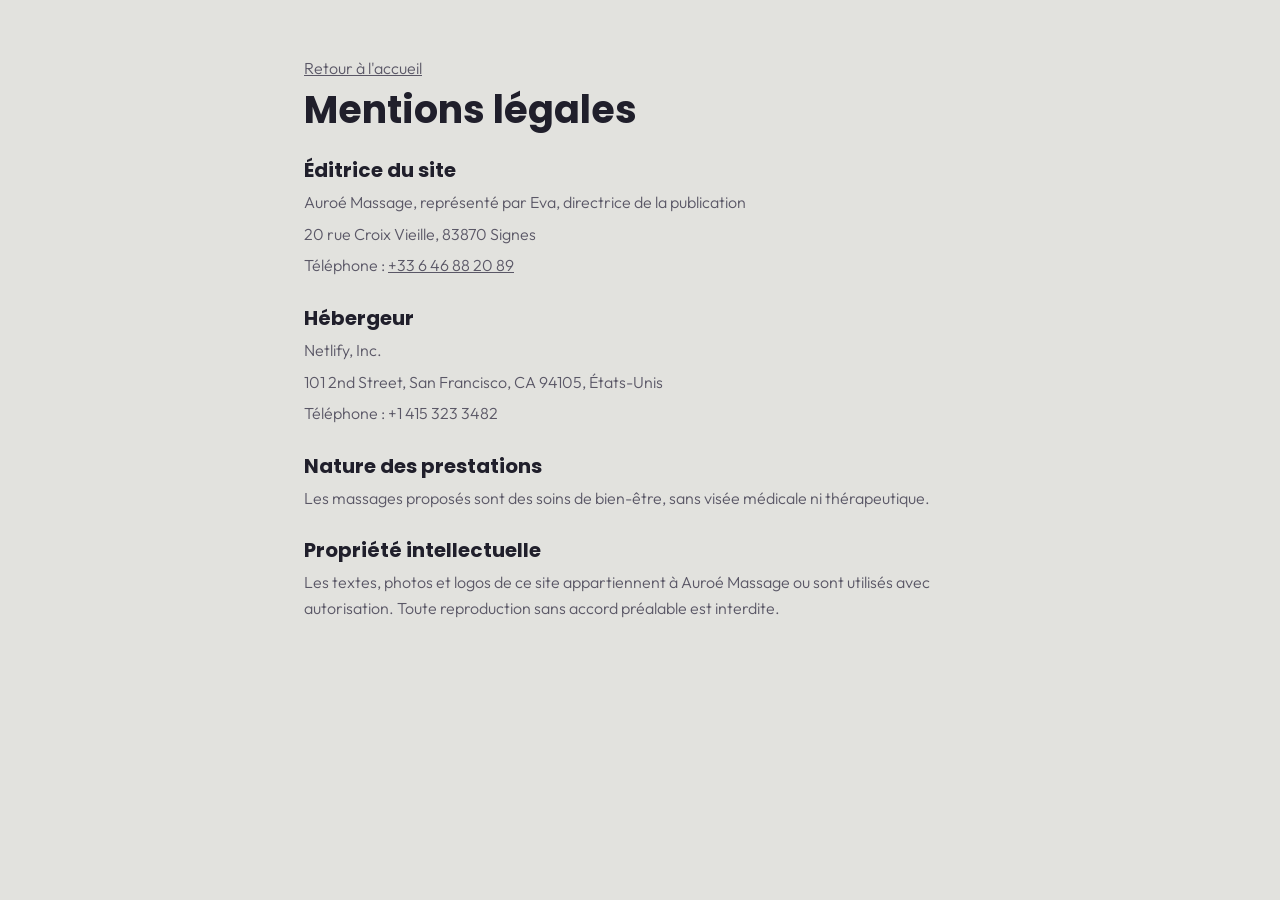
<file: mentions-legales.html>
<!DOCTYPE html>
<html lang="fr">
<head>
<meta charset="UTF-8">
<meta name="viewport" content="width=device-width, initial-scale=1.0">
<title>Mentions légales | Auroé Massage</title>
<meta name="robots" content="noindex">
<link rel="preconnect" href="https://fonts.googleapis.com">
<link rel="preconnect" href="https://fonts.gstatic.com" crossorigin>
<link href="https://fonts.googleapis.com/css2?family=Poppins:wght@600;700;800&family=Gloock&family=Outfit:wght@300;400;500;600&display=swap" rel="stylesheet">
<link rel="stylesheet" href="style.css">
<link rel="icon" type="image/png" href="images/logo-auroe-monogram-dark.png">
<style>
  .legal{ max-width:720px; margin:0 auto; padding:56px 24px 72px; }
  .legal h1{ font-size:clamp(28px,5vw,38px); margin-bottom:28px; }
  .legal h2{ font-size:20px; margin:28px 0 8px; }
  .legal p{ color:var(--encre-soft); margin:0 0 6px; }
  .legal a{ text-decoration:underline; }
</style>
</head>
<body>
<main class="legal">
  <p><a href="index.html">Retour à l'accueil</a></p>
  <h1>Mentions légales</h1>

  <h2>Éditrice du site</h2>
  <p>Auroé Massage, représenté par Eva, directrice de la publication</p>
  <p>20 rue Croix Vieille, 83870 Signes</p>
  <p>Téléphone : <a href="tel:+33646882089">+33 6 46 88 20 89</a></p>

  <h2>Hébergeur</h2>
  <p>Netlify, Inc.</p>
  <p>101 2nd Street, San Francisco, CA 94105, États-Unis</p>
  <p>Téléphone : +1 415 323 3482</p>

  <h2>Nature des prestations</h2>
  <p>Les massages proposés sont des soins de bien-être, sans visée médicale ni thérapeutique.</p>

  <h2>Propriété intellectuelle</h2>
  <p>Les textes, photos et logos de ce site appartiennent à Auroé Massage ou sont utilisés avec autorisation. Toute reproduction sans accord préalable est interdite.</p>
</main>
</body>
</html>
</file>
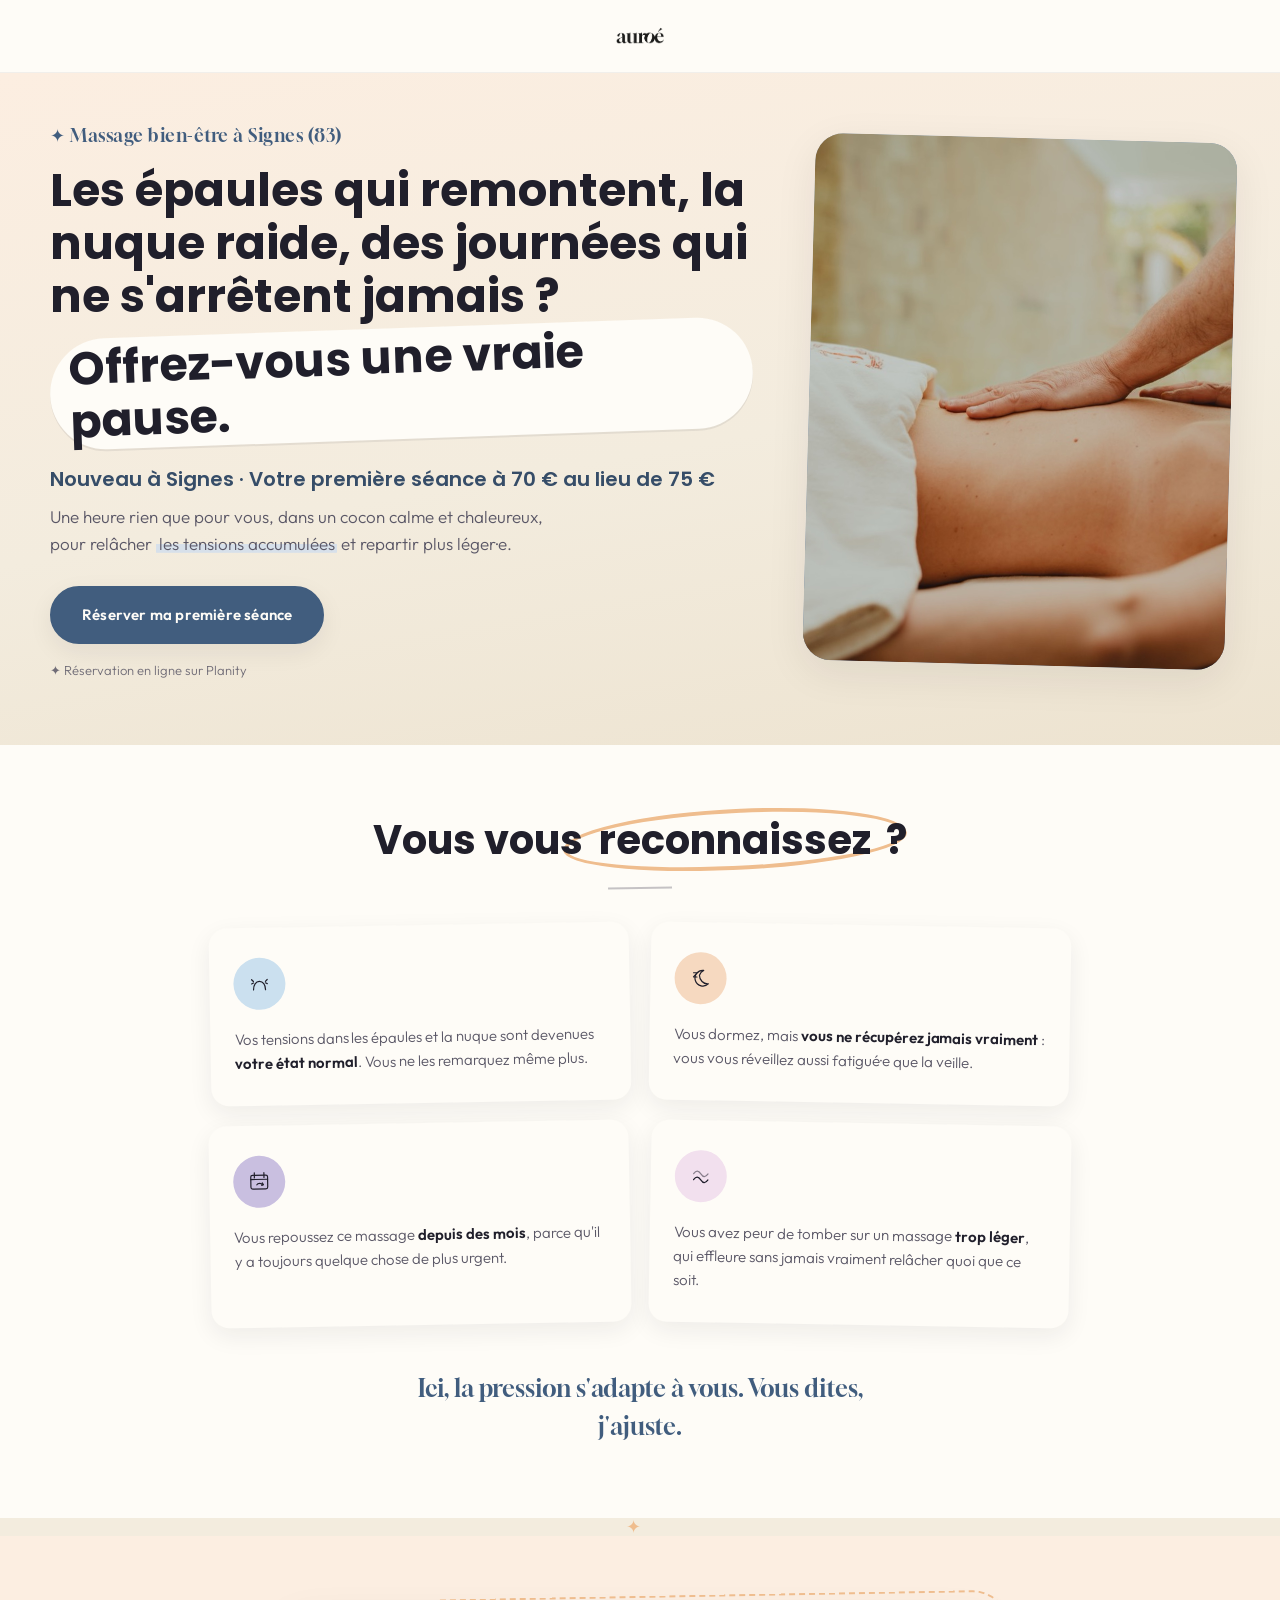
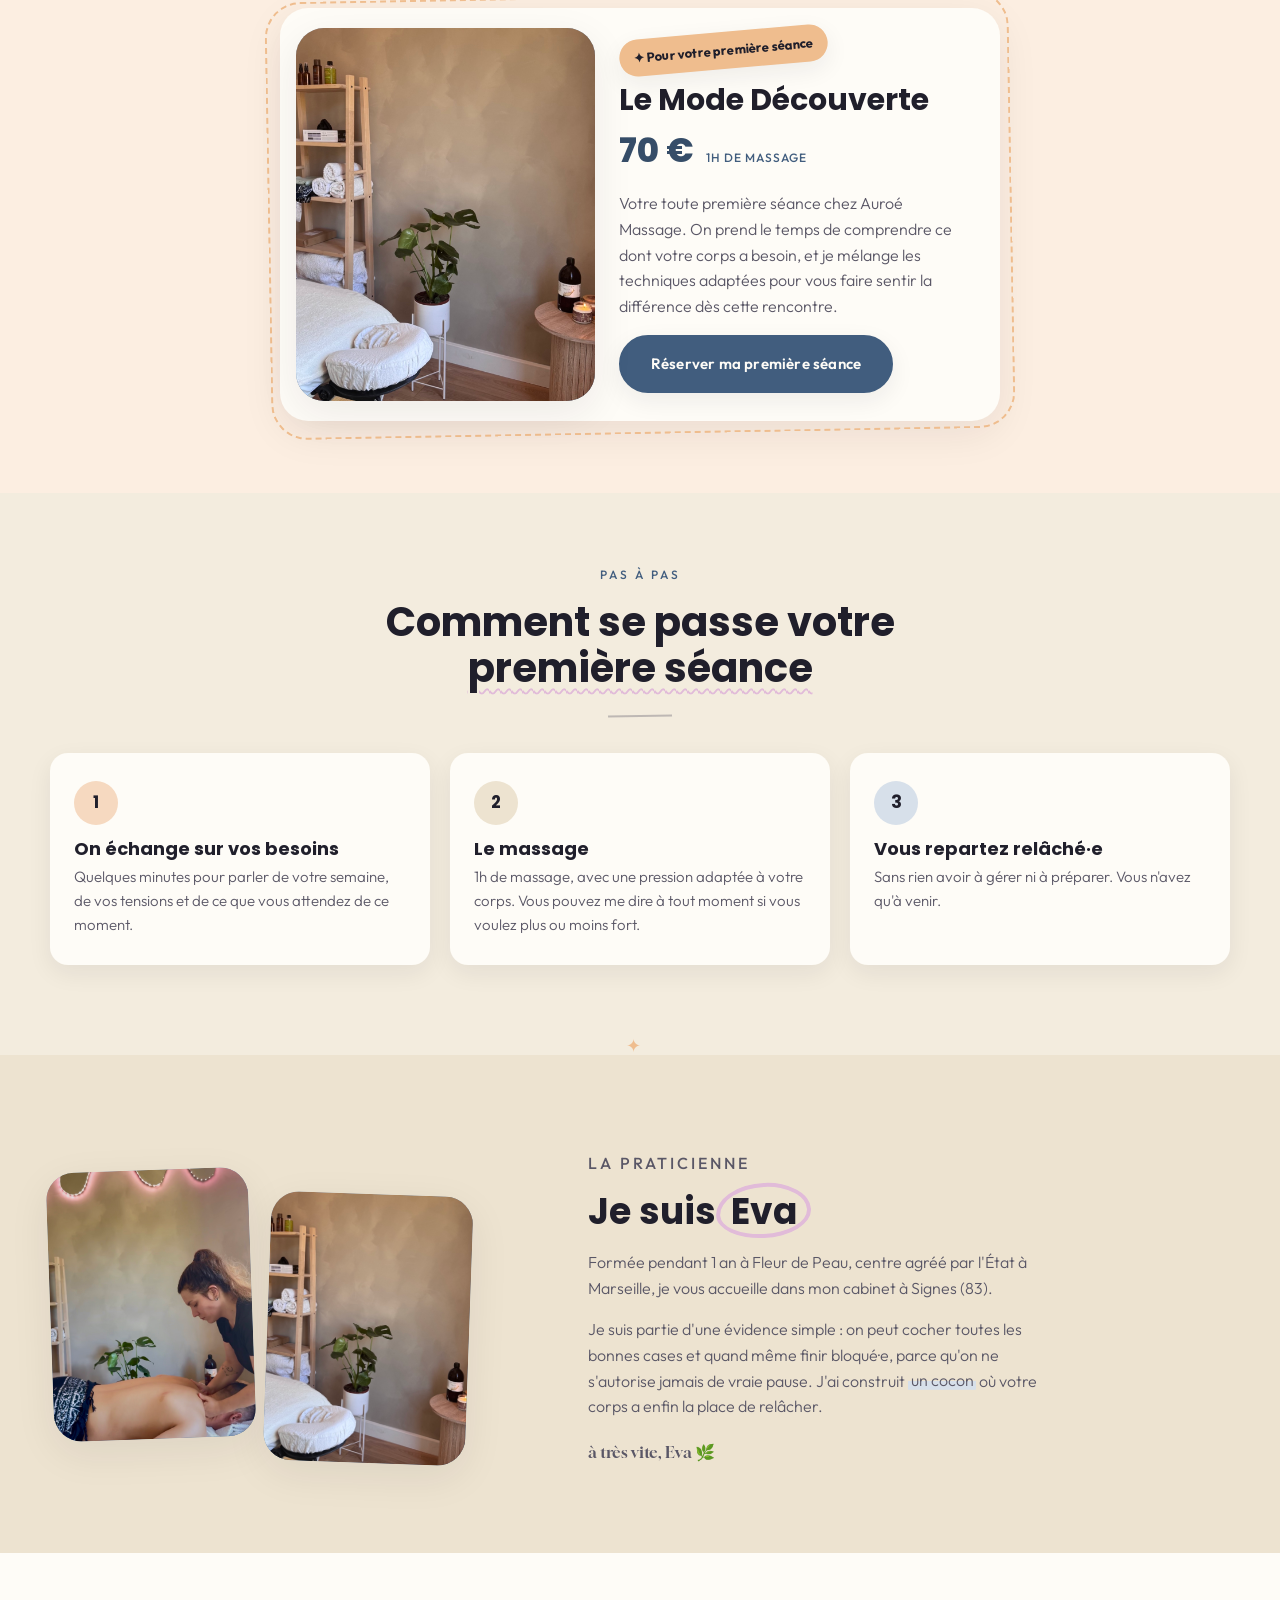
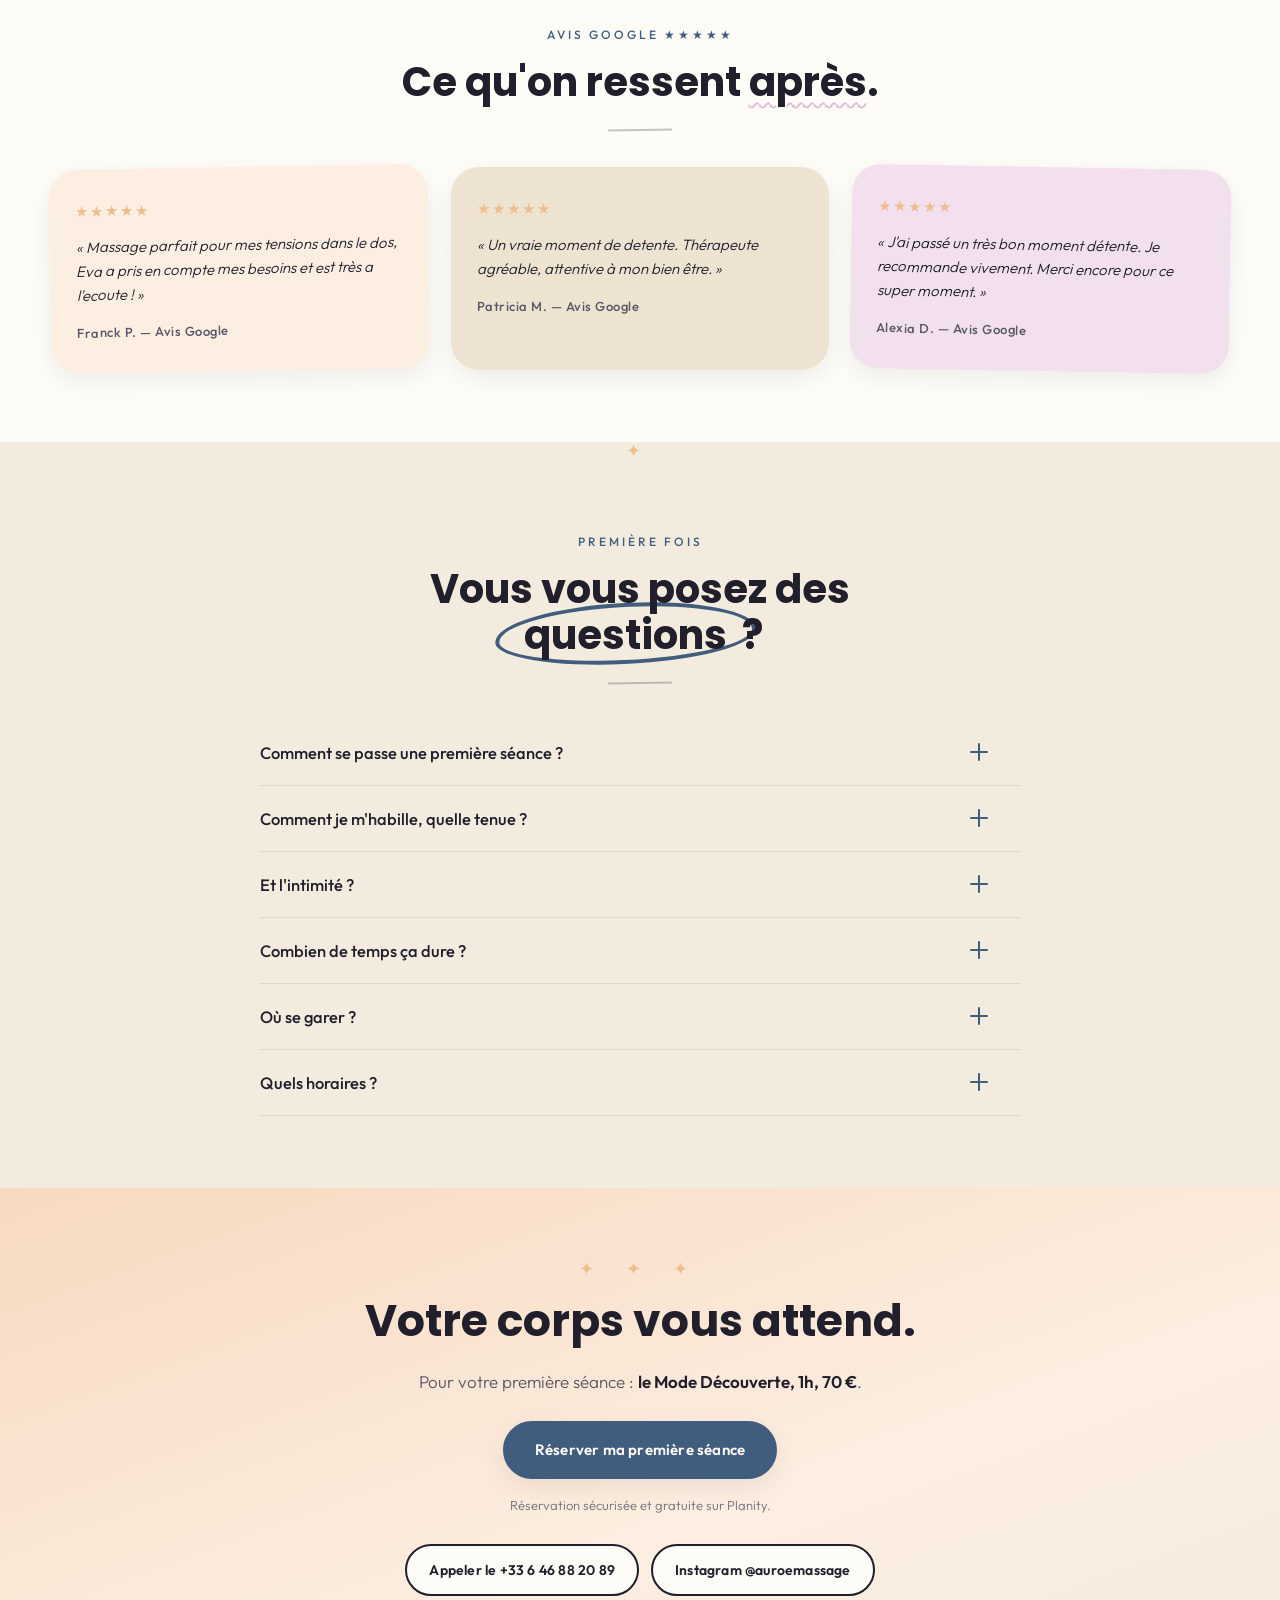
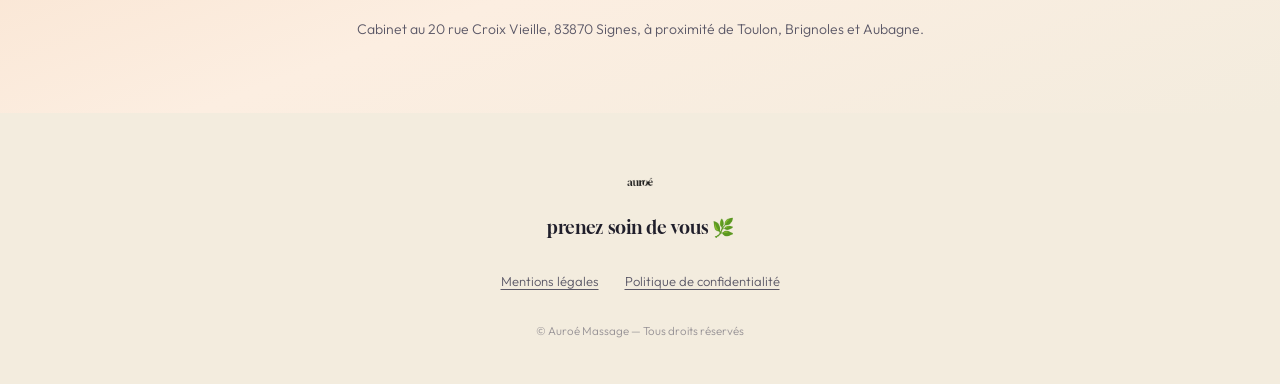
<file: premiere-seance.html>
<!DOCTYPE html>
<html lang="fr">
<head>
<meta charset="UTF-8">
<meta name="viewport" content="width=device-width, initial-scale=1.0">
<title>Votre première séance à 70 € — Auroé Massage, Signes (83)</title>
<meta name="description" content="Nouveau à Signes : votre première séance de massage chez Auroé Massage, Mode Découverte 1h à 70 €. Réservation en ligne sur Planity.">
<!-- Page réservée aux publicités Meta : ne pas indexer -->
<meta name="robots" content="noindex">
<link rel="preconnect" href="https://fonts.googleapis.com">
<link rel="preconnect" href="https://fonts.gstatic.com" crossorigin>
<link href="https://fonts.googleapis.com/css2?family=Poppins:wght@600;700;800&family=Gloock&family=Outfit:wght@300;400;500;600&display=swap" rel="stylesheet">
<link rel="stylesheet" href="style.css">
<link rel="icon" type="image/png" href="images/logo-auroe-monogram-dark.png">

<style>
/* ==========================================================================
   PREMIÈRE SÉANCE — landing pubs Meta
   Réutilise les tokens et composants de style.css, en version plus chaude
   (crème, sable, pêche) pour l'ambiance cocon.
   ========================================================================== */
body{ background:var(--creme-deep); overflow-x:clip; }

.lp-header{
  background:var(--blanc-casse);
  border-bottom:1px solid rgba(43,38,32,0.06);
  padding:12px 24px;
  display:flex; justify-content:center;
}
.lp-header img{ height:48px; width:auto; }

/* Séparateur féérique */
.lp-sep{
  text-align:center;
  font-size:18px;
  color:var(--peche-deep);
  letter-spacing:14px;
  padding:0;
  margin:0;
  line-height:1;
}

/* Hero */
.lp-hero{
  padding:48px 20px 64px;
  background:linear-gradient(170deg, var(--peche-wash) 0%, var(--creme-deep) 55%, var(--sable) 100%);
  position:relative;
}
.lp-hero-inner{
  max-width:var(--maxw); margin:0 auto;
  display:grid; grid-template-columns:1.25fr 0.75fr; gap:56px; align-items:center;
}
.lp-hero .eyebrow-hand{ color:var(--sauge-fonce); font-size:18px; }
.lp-hero h1{ font-size:clamp(28px,4.2vw,46px); }
.lp-hero h1 .pill-highlight{ margin-top:6px; }
.lp-hero-sub{
  font-family:'Poppins', sans-serif;
  font-weight:600;
  font-size:clamp(17px,2.2vw,20px);
  color:var(--sauge-deep2);
  margin:18px 0 8px;
}
.lp-hero-text{ font-size:17px; color:var(--encre-soft); max-width:500px; }
.lp-hero .btn{ margin-top:12px; }
.lp-hero .ph-hero{ aspect-ratio:4/5; transform:rotate(1.5deg); }

/* Boutons : cibles tactiles confortables */
.lp .btn{ min-height:52px; white-space:normal; text-align:center; }
.lp .btn-block-mobile{ width:auto; }

/* Sections */
.lp-section{ padding:72px 20px; }
.lp-section .section-head{ margin-bottom:36px; }
.lp-reconnais{ background:var(--blanc-casse); }
.lp-reconnais .problemes-grid{ grid-template-columns:repeat(2,1fr); max-width:860px; }
.lp-reconnais .section-head .ink-sauge::after{ border-color:var(--peche-deep); }

/* Offre Mode Découverte */
.lp-offre{ background:var(--peche-wash); }
.lp-offre-card{
  max-width:720px; margin:0 auto;
  background:var(--blanc-casse);
  border-radius:var(--radius-lg);
  box-shadow:var(--shadow-soft);
  padding:16px;
  display:grid; grid-template-columns:0.9fr 1.1fr; gap:24px; align-items:center;
  position:relative;
}
.lp-offre-card::before{
  content:"";
  position:absolute; inset:-12px;
  border:2px dashed var(--peche-deep);
  border-radius:36px;
  transform:rotate(-1deg);
  pointer-events:none;
}
.lp-offre-card .ph-photo{ aspect-ratio:4/5; }
.lp-offre-body{ padding:8px 12px 12px 0; }
.lp-offre-body h2{ font-size:clamp(24px,3.2vw,30px); margin-bottom:6px; }
.lp-offre-price{
  display:flex; align-items:baseline; gap:12px; flex-wrap:wrap;
  margin:4px 0 14px;
}
.lp-offre-price .offre-price{ font-size:34px; color:var(--sauge-deep2); }
.lp-offre-price .offre-meta{ margin:0; }
.lp-offre-body .offre-desc{ font-size:16px; }
.lp-offre-body .offre-sticker{ position:static; display:inline-block; margin-bottom:14px; font-size:13px; padding:8px 14px; }

/* Étapes */
.lp-etapes{ background:var(--creme-deep); }
.lp-steps{
  max-width:var(--maxw); margin:0 auto;
  display:grid; grid-template-columns:repeat(3,1fr); gap:20px;
  counter-reset:step;
}
.lp-step{
  background:var(--blanc-casse);
  border-radius:var(--radius-md);
  padding:28px 24px;
  box-shadow:var(--shadow-card);
  position:relative;
}
.lp-step-num{
  width:44px; height:44px; border-radius:50%;
  display:flex; align-items:center; justify-content:center;
  font-family:'Poppins', sans-serif; font-weight:700; font-size:17px;
  margin-bottom:14px;
}
.lp-step:nth-child(1) .lp-step-num{ background:var(--peche); }
.lp-step:nth-child(2) .lp-step-num{ background:var(--sable); }
.lp-step:nth-child(3) .lp-step-num{ background:var(--sauge-pastel); }
.lp-step h3{ font-size:18px; margin-bottom:6px; }
.lp-step p{ font-size:15px; color:var(--encre-soft); margin:0; }

/* Eva */
.lp-eva{ background:var(--sable); }
.lp-eva-photos{ display:grid; grid-template-columns:1fr 1fr; gap:16px; width:100%; max-width:420px; }
.lp-eva-photos .ph-photo{ aspect-ratio:3/4; }
.lp-eva-photos .ph-photo:first-child{ transform:rotate(-2deg); }
.lp-eva-photos .ph-photo:last-child{ transform:rotate(2deg) translateY(24px); }
.lp-eva-photos .ph-photo:not(.has-photo)::before{ left:10px; right:10px; bottom:12px; text-align:center; white-space:normal; line-height:1.4; }
.lp-eva .praticienne-text{ margin-top:24px; }

/* Avis */
.lp-avis{ background:var(--blanc-casse); }
.lp-avis .tc-1{ background:var(--peche-wash); }
.lp-avis .tc-2{ background:var(--sable); }
.lp-avis .tc-3{ background:var(--terracotta-pastel); }

/* FAQ */
.lp-faq{ background:var(--creme-deep); }
.lp-faq .faq-question{ min-height:56px; }
.lp-faq .faq-question:hover{ background:var(--peche-wash); }
.lp-todo{
  display:inline-block;
  background:#FFE58F;
  color:var(--encre);
  font-weight:600;
  padding:2px 8px;
  border-radius:6px;
}

/* CTA final */
.lp-final{
  background:linear-gradient(160deg, var(--peche) 0%, var(--peche-wash) 60%, var(--creme-deep) 100%);
  text-align:center;
}
.lp-final .cta-final-inner{ max-width:620px; margin:0 auto; }
.lp-final h2{ font-size:clamp(30px,4vw,44px); }
.lp-final-offer{ font-size:17px; color:var(--encre-soft); margin-bottom:26px; }
.lp-final-offer strong{ color:var(--encre); font-weight:600; }
.lp-contact{
  display:flex; justify-content:center; gap:12px; flex-wrap:wrap;
  margin-top:28px;
}
.lp-contact .btn{ background:var(--blanc-casse); }
.lp-zone{ font-size:14px; color:var(--encre-soft); margin:22px 0 0; }

/* Footer */
.lp-footer-links{
  display:flex; justify-content:center; gap:6px 18px; flex-wrap:wrap;
  margin-top:14px; font-size:13px;
}
.lp-footer-links a, .lp-footer-links button{
  color:var(--encre-soft);
  text-decoration:underline;
  text-underline-offset:3px;
  font-size:13px;
  padding:12px 4px;
  min-height:44px;
}

/* Bouton collant mobile */
.lp-sticky{
  position:fixed; left:0; right:0; bottom:0;
  z-index:90;
  padding:10px 16px calc(10px + env(safe-area-inset-bottom));
  background:rgba(254,252,247,0.94);
  backdrop-filter:blur(10px);
  border-top:1px solid rgba(43,38,32,0.08);
  box-shadow:0 -8px 24px rgba(32,31,43,0.06);
  display:none;
  transform:translateY(110%);
  transition:transform .3s ease;
}
.lp-sticky.is-shown{ transform:translateY(0); }
.lp-sticky .btn{ width:100%; }
.lp-sticky small{ display:block; text-align:center; font-size:12px; color:var(--encre-soft); margin-top:4px; }

/* Responsive */
@media (max-width:980px){
  .lp-hero-inner{ grid-template-columns:1fr; }
  .lp-steps{ grid-template-columns:1fr; max-width:520px; }
  .lp-eva .praticienne-inner{ grid-template-columns:1fr; }
  .lp-eva-photos{ margin:0 auto; }
}
@media (max-width:760px){
  .lp-hero{ padding:24px 16px 44px; text-align:center; }
  .lp-hero .eyebrow-hand{ font-size:16px; margin-bottom:10px; }
  .lp-hero h1{ font-size:25px; }
  .lp-hero-sub{ font-size:16px; margin:14px 0 6px; }
  .lp-hero-text{ font-size:15.5px; }
  .lp-header{ padding:8px 16px; }
  .lp-header img{ height:40px; }
  .lp-hero .hero-media{ display:none; }
  .lp-hero-text{ margin-left:auto; margin-right:auto; }
  .lp-section{ padding:56px 16px; }
  .lp .btn-block-mobile{ width:100%; }
  .lp-reconnais .problemes-grid{ grid-template-columns:1fr; }
  .lp-offre-card{ grid-template-columns:1fr; padding:14px; }
  .lp-offre-card::before{ inset:-8px; }
  .lp-offre-card .ph-photo{ aspect-ratio:16/10; }
  .lp-offre-body{ padding:4px 6px 8px; text-align:center; }
  .lp-offre-price{ justify-content:center; }
  .lp-eva-photos{ max-width:320px; gap:12px; }
  .lp-contact .btn{ flex:1 1 100%; }
  .lp-sticky{ display:block; }
  body.lp{ padding-bottom:96px; }
}

</style>

<!-- ================= PIXEL META ================= -->
<script>
  !function(f,b,e,v,n,t,s){if(f.fbq)return;n=f.fbq=function(){n.callMethod?
  n.callMethod.apply(n,arguments):n.queue.push(arguments)};if(!f._fbq)f._fbq=n;
  n.push=n;n.loaded=!0;n.version='2.0';n.queue=[];t=b.createElement(e);t.async=!0;
  t.src=v;s=b.getElementsByTagName(e)[0];s.parentNode.insertBefore(t,s)}(window,
  document,'script','https://connect.facebook.net/en_US/fbevents.js');
  fbq('init', '1765989821188212');
  fbq('track', 'PageView');
</script>
<noscript><img height="1" width="1" style="display:none" alt=""
  src="https://www.facebook.com/tr?id=1765989821188212&ev=PageView&noscript=1"></noscript>
</head>
<body class="lp">

<header class="lp-header">
  <img src="images/logo-auroe-dark.png" alt="Auroé Massage" width="160" height="48">
</header>

<main>

  <!-- ================= 1. HERO ================= -->
  <section class="lp-hero">
    <div class="lp-hero-inner">
      <div class="lp-hero-text-wrap">
        <p class="eyebrow eyebrow-hand">✦ Massage bien-être à Signes (83)</p>
        <h1>
          Les épaules qui remontent, la nuque raide, des journées qui ne s'arrêtent jamais&nbsp;?
          <span class="pill-highlight pill-blanc">Offrez-vous une vraie pause.</span>
        </h1>
        <p class="lp-hero-sub">Nouveau à Signes · Votre première séance à 70&nbsp;€ au lieu de 75&nbsp;€</p>
        <p class="lp-hero-text">
          Une heure rien que pour vous, dans un cocon calme et chaleureux, pour relâcher
          <span class="ink-highlight ink-highlight-sauge">les tensions accumulées</span> et repartir plus léger·e.
        </p>
        <a href="https://www.planity.com/auroe-massage-83870-signes" target="_blank" rel="noopener"
           class="btn btn-primary btn-block-mobile" data-cta="hero">Réserver ma première séance</a>
        <p class="cta-note">✦ Réservation en ligne sur Planity</p>
      </div>

      <div class="hero-media">
        <div class="ph-photo ph-hero has-photo">
          <img src="images/massage-decouverte.jpg" alt="Massage relaxant du dos dans le cabinet Auroé Massage" loading="lazy" width="1200" height="800">
        </div>
      </div>
    </div>
  </section>

  <!-- ================= 2. VOUS VOUS RECONNAISSEZ ? ================= -->
  <section class="lp-section lp-reconnais">
    <div class="section-head reveal">
      <h2>Vous vous <span class="ink-circle ink-sauge">reconnaissez</span>&nbsp;?</h2>
      <span class="doodle-underline"></span>
    </div>

    <div class="problemes-grid reveal">
      <div class="probleme-card">
        <div class="probleme-icon-badge"><svg class="probleme-icon" viewBox="0 0 40 40" aria-hidden="true"><path d="M10 30c0-8 4-14 10-14s10 6 10 14" fill="none" stroke="currentColor" stroke-width="2" stroke-linecap="round"/><path d="M7 13l3 3M7 20l3-1.5M33 13l-3 3M33 20l-3-1.5" stroke="currentColor" stroke-width="2" stroke-linecap="round"/></svg></div>
        <p>Vos tensions dans les épaules et la nuque sont devenues <strong>votre état normal</strong>. Vous ne les remarquez même plus.</p>
      </div>
      <div class="probleme-card">
        <div class="probleme-icon-badge"><svg class="probleme-icon" viewBox="0 0 40 40" aria-hidden="true"><path d="M25 7a13 13 0 1 0 8 22c-8 1-15-6-15-14a13 13 0 0 1 7-8z" fill="none" stroke="currentColor" stroke-width="2" stroke-linejoin="round" stroke-linecap="round"/><path d="M8 11h6l-6 7h6" fill="none" stroke="currentColor" stroke-width="1.8" stroke-linecap="round" stroke-linejoin="round"/></svg></div>
        <p>Vous dormez, mais <strong>vous ne récupérez jamais vraiment</strong> : vous vous réveillez aussi fatigué·e que la veille.</p>
      </div>
      <div class="probleme-card">
        <div class="probleme-icon-badge"><svg class="probleme-icon" viewBox="0 0 40 40" aria-hidden="true"><rect x="6" y="9" width="28" height="23" rx="3" fill="none" stroke="currentColor" stroke-width="2"/><path d="M6 16h28M12 5v8M28 5v8" fill="none" stroke="currentColor" stroke-width="2" stroke-linecap="round"/><path d="M16 25c1.5-3 8-3 9 0" fill="none" stroke="currentColor" stroke-width="2" stroke-linecap="round"/><path d="M25 22l2 3-3 1" fill="none" stroke="currentColor" stroke-width="2" stroke-linecap="round" stroke-linejoin="round"/></svg></div>
        <p>Vous repoussez ce massage <strong>depuis des mois</strong>, parce qu'il y a toujours quelque chose de plus urgent.</p>
      </div>
      <div class="probleme-card">
        <div class="probleme-icon-badge"><svg class="probleme-icon" viewBox="0 0 40 40" aria-hidden="true"><path d="M8 26c4-6 8-6 12 0s8 6 12 0" fill="none" stroke="currentColor" stroke-width="2" stroke-linecap="round"/><path d="M8 16c4-6 8-6 12 0s8 6 12 0" fill="none" stroke="currentColor" stroke-width="2" stroke-linecap="round" opacity=".5"/></svg></div>
        <p>Vous avez peur de tomber sur un massage <strong>trop léger</strong>, qui effleure sans jamais vraiment relâcher quoi que ce soit.</p>
      </div>
    </div>

    <p class="aside-hand reveal">Ici, la pression s'adapte à vous. Vous dites, j'ajuste.</p>
  </section>

  <p class="lp-sep" aria-hidden="true">✦</p>

  <!-- ================= 3. MODE DÉCOUVERTE ================= -->
  <section class="lp-section lp-offre">
    <div class="lp-offre-card reveal">
      <div class="ph-photo has-photo">
        <img src="images/cabinet-auroe.jpg" alt="Le cabinet Auroé Massage à Signes, ambiance cocon" loading="lazy" width="1600" height="1302">
      </div>
      <div class="lp-offre-body">
        <span class="offre-sticker">✦ Pour votre première séance</span>
        <h2>Le Mode Découverte</h2>
        <div class="lp-offre-price">
          <span class="offre-price">70&nbsp;€</span>
          <span class="offre-meta">1h de massage</span>
        </div>
        <p class="offre-desc">Votre toute première séance chez Auroé Massage. On prend le temps de comprendre ce dont votre corps a besoin, et je mélange les techniques adaptées pour vous faire sentir la différence dès cette rencontre.</p>
        <a href="https://www.planity.com/auroe-massage-83870-signes" target="_blank" rel="noopener"
           class="btn btn-primary btn-block-mobile" data-cta="milieu">Réserver ma première séance</a>
      </div>
    </div>
  </section>

  <!-- ================= 4. DÉROULÉ ================= -->
  <section class="lp-section lp-etapes">
    <div class="section-head reveal">
      <p class="eyebrow">Pas à pas</p>
      <h2>Comment se passe votre <span class="ink-underline">première séance</span></h2>
      <span class="doodle-underline"></span>
    </div>

    <ol class="lp-steps reveal" style="list-style:none;padding:0;margin:0 auto;">
      <li class="lp-step">
        <span class="lp-step-num" aria-hidden="true">1</span>
        <h3>On échange sur vos besoins</h3>
        <p>Quelques minutes pour parler de votre semaine, de vos tensions et de ce que vous attendez de ce moment.</p>
      </li>
      <li class="lp-step">
        <span class="lp-step-num" aria-hidden="true">2</span>
        <h3>Le massage</h3>
        <p>1h de massage, avec une pression adaptée à votre corps. Vous pouvez me dire à tout moment si vous voulez plus ou moins fort.</p>
      </li>
      <li class="lp-step">
        <span class="lp-step-num" aria-hidden="true">3</span>
        <h3>Vous repartez relâché·e</h3>
        <p>Sans rien avoir à gérer ni à préparer. Vous n'avez qu'à venir.</p>
      </li>
    </ol>
  </section>

  <p class="lp-sep" aria-hidden="true">✦</p>

  <!-- ================= 5. EVA ================= -->
  <section class="lp-section lp-eva">
    <div class="praticienne-inner">
      <div class="lp-eva-photos reveal">
        <div class="ph-photo has-photo">
          <img src="images/eva-en-seance.jpg" alt="Eva en séance de massage — Auroé Massage" loading="lazy" width="1179" height="2083">
        </div>
        <div class="ph-photo has-photo">
          <img src="images/cabinet-auroe.jpg" alt="La salle de massage du cabinet Auroé à Signes" loading="lazy" width="1600" height="1302">
        </div>
      </div>
      <div class="praticienne-text reveal">
        <p class="eyebrow">La praticienne</p>
        <h2>Je suis <span class="ink-circle ink-terracotta">Eva</span></h2>
        <p>Formée pendant 1 an à Fleur de Peau, centre agréé par l'État à Marseille, je vous accueille dans mon cabinet à Signes (83).</p>
        <p>Je suis partie d'une évidence simple : on peut cocher toutes les bonnes cases et quand même finir bloqué·e, parce qu'on ne s'autorise jamais de vraie pause. J'ai construit <span class="ink-highlight ink-highlight-sauge">un cocon</span> où votre corps a enfin la place de relâcher.</p>
        <p class="signature">à très vite, <span>Eva</span> 🌿</p>
      </div>
    </div>
  </section>

  <!-- ================= 6. AVIS GOOGLE ================= -->
  <section class="lp-section lp-avis">
    <div class="section-head reveal">
      <p class="eyebrow">Avis Google ★★★★★</p>
      <h2>Ce qu'on ressent <span class="ink-underline">après</span>.</h2>
      <span class="doodle-underline"></span>
    </div>

    <!-- Avis Google réels, reproduits tels quels -->
    <div class="temoignages-grid reveal">
      <article class="temoignage-card tc-1">
        <p class="stars" aria-label="5 étoiles sur 5">★★★★★</p>
        <p class="temoignage-text">« Massage parfait pour mes tensions dans le dos, Eva a pris en compte mes besoins et est très a l'ecoute ! »</p>
        <p class="temoignage-author">Franck P. — Avis Google</p>
      </article>
      <article class="temoignage-card tc-2">
        <p class="stars" aria-label="5 étoiles sur 5">★★★★★</p>
        <p class="temoignage-text">« Un vraie moment de detente. Thérapeute agréable, attentive à mon bien être. »</p>
        <p class="temoignage-author">Patricia M. — Avis Google</p>
      </article>
      <article class="temoignage-card tc-3">
        <p class="stars" aria-label="5 étoiles sur 5">★★★★★</p>
        <p class="temoignage-text">« J'ai passé un très bon moment détente. Je recommande vivement. Merci encore pour ce super moment. »</p>
        <p class="temoignage-author">Alexia D. — Avis Google</p>
      </article>
    </div>
  </section>

  <p class="lp-sep" aria-hidden="true">✦</p>

  <!-- ================= 7. FAQ ================= -->
  <!-- Réponses reprises de la FAQ de la page d'accueil (index.html) -->
  <section class="lp-section lp-faq">
    <div class="section-head reveal">
      <p class="eyebrow">Première fois</p>
      <h2>Vous vous posez des <span class="ink-circle ink-sauge">questions</span>&nbsp;?</h2>
      <span class="doodle-underline"></span>
    </div>

    <div class="faq-list reveal">
      <div class="faq-item">
        <button class="faq-question" aria-expanded="false">
          Comment se passe une première séance&nbsp;?
          <span class="faq-plus"></span>
        </button>
        <div class="faq-answer">
          <p>Je vous accueille, on prend quelques minutes pour parler de votre semaine et de vos tensions,
            puis place au massage, qui dure 1h. On termine par un temps calme et quelques conseils
            simples pour prolonger les effets. Vous n'avez rien à savoir ni à préparer.</p>
        </div>
      </div>

      <div class="faq-item">
        <button class="faq-question" aria-expanded="false">
          Comment je m'habille, quelle tenue&nbsp;?
          <span class="faq-plus"></span>
        </button>
        <div class="faq-answer">
          <p>Venez simplement dans une tenue confortable.</p>
        </div>
      </div>

      <div class="faq-item">
        <button class="faq-question" aria-expanded="false">
          Et l'intimité&nbsp;?
          <span class="faq-plus"></span>
        </button>
        <div class="faq-answer">
          <p>Pendant le massage, vous êtes recouvert·e d'une serviette en permanence&nbsp;: seule la zone
            massée est découverte, dans le respect total de votre intimité.</p>
        </div>
      </div>

      <div class="faq-item">
        <button class="faq-question" aria-expanded="false">
          Combien de temps ça dure&nbsp;?
          <span class="faq-plus"></span>
        </button>
        <div class="faq-answer">
          <p>Le massage dure 1h. Prévoyez quelques minutes en plus pour l'échange du début et le temps
            calme de la fin.</p>
        </div>
      </div>

      <div class="faq-item">
        <button class="faq-question" aria-expanded="false">
          Où se garer&nbsp;?
          <span class="faq-plus"></span>
        </button>
        <div class="faq-answer">
          <p>Dans mon espace dédié, au <a href="https://www.google.com/maps/search/?api=1&amp;query=20+rue+Croix+Vieille+83870+Signes" target="_blank" rel="noopener">20 rue Croix Vieille, 83870 Signes</a>. Un parking est disponible et gratuit à 30 mètres.</p>
        </div>
      </div>

      <div class="faq-item">
        <button class="faq-question" aria-expanded="false">
          Quels horaires&nbsp;?
          <span class="faq-plus"></span>
        </button>
        <div class="faq-answer">
          <!-- Repris de index.html : à confirmer -->
          <p>Je masse du mardi au samedi de 10h00 à 19h00. Toutes les disponibilités sont visibles en
            temps réel sur Planity.</p>
        </div>
      </div>
    </div>
  </section>

  <!-- ================= 8. CTA FINAL ================= -->
  <section class="lp-section lp-final">
    <div class="cta-final-inner reveal">
      <p class="lp-sep" aria-hidden="true" style="margin-bottom:18px;">✦ ✦ ✦</p>
      <h2>Votre corps vous attend.</h2>
      <p class="lp-final-offer">Pour votre première séance : <strong>le Mode Découverte, 1h, 70&nbsp;€</strong>.</p>
      <a href="https://www.planity.com/auroe-massage-83870-signes" target="_blank" rel="noopener"
         class="btn btn-primary btn-block-mobile" data-cta="final">Réserver ma première séance</a>
      <p class="cta-note">Réservation sécurisée et gratuite sur Planity.</p>

      <div class="lp-contact">
        <a href="tel:+33646882089" class="btn btn-ghost btn-small" data-contact="Telephone">Appeler le +33 6 46 88 20 89</a>
        <a href="https://instagram.com/auroemassage" target="_blank" rel="noopener" class="btn btn-ghost btn-small" data-contact="Instagram">Instagram @auroemassage</a>
      </div>
      <p class="lp-zone">Cabinet au 20 rue Croix Vieille, 83870 Signes, à proximité de Toulon, Brignoles et Aubagne.</p>
    </div>
  </section>

</main>

<!-- ================= FOOTER ================= -->
<footer class="footer">
  <div class="footer-inner">
    <div class="footer-brand"><img src="images/logo-auroe-dark.png" alt="Auroé Massage" loading="lazy"></div>
    <p class="footer-hand">prenez soin de vous 🌿</p>
    <nav class="lp-footer-links" aria-label="Informations légales">
      <!-- À CRÉER : la politique de confidentialité n'existe pas encore -->
      <a href="/mentions-legales">Mentions légales</a>
      <a href="/politique-confidentialite">Politique de confidentialité</a>
    </nav>
    <p class="footer-copy">© Auroé Massage — Tous droits réservés</p>
  </div>
</footer>

<!-- ================= BOUTON COLLANT (mobile) ================= -->
<div class="lp-sticky" id="lpSticky" aria-hidden="true">
  <a href="https://www.planity.com/auroe-massage-83870-signes" target="_blank" rel="noopener"
     class="btn btn-primary" data-cta="sticky" tabindex="-1">Réserver ma première séance · 70&nbsp;€</a>
</div>

<script src="script.js"></script>
<script>
  // ---------- Suivi Meta ----------
  document.querySelectorAll('[data-cta]').forEach(function (link) {
    link.addEventListener('click', function () {
      if (typeof fbq === 'function') {
        fbq('track', 'Schedule', { content_name: 'Mode Decouverte', content_category: link.dataset.cta });
      }
    });
  });
  document.querySelectorAll('[data-contact]').forEach(function (link) {
    link.addEventListener('click', function () {
      if (typeof fbq === 'function') {
        fbq('track', 'Contact', { content_name: link.dataset.contact });
      }
    });
  });

  // ---------- Bouton collant : visible quand aucun autre bouton Réserver n'est à l'écran ----------
  (function () {
    var sticky = document.getElementById('lpSticky');
    var stickyLink = sticky.querySelector('a');
    var inlineCtas = document.querySelectorAll('[data-cta="hero"], [data-cta="milieu"], [data-cta="final"]');
    if (!('IntersectionObserver' in window)) {
      sticky.classList.add('is-shown');
      return;
    }
    var visible = new Set();
    var observer = new IntersectionObserver(function (entries) {
      entries.forEach(function (e) {
        if (e.isIntersecting) visible.add(e.target); else visible.delete(e.target);
      });
      var show = visible.size === 0;
      sticky.classList.toggle('is-shown', show);
      sticky.setAttribute('aria-hidden', String(!show));
      stickyLink.tabIndex = show ? 0 : -1;
    });
    inlineCtas.forEach(function (el) { observer.observe(el); });
  })();
</script>
</body>
</html>
</file>
<file: style.css>
/* ==========================================================================
   AUROÉ MASSAGE — Design tokens
   Style : scrapbook / moodboard — blocs pastel, doodles à la main
   Display : Poppins (bold) · Annotations : Gloock · Corps : Outfit
   ========================================================================== */

:root{
  --creme:        #E2E2DE;
  --creme-deep:   #F3ECDE;
  --sable:        #EDE3D0;
  --blanc-casse:  #FEFCF7;

  --sauge:        #86A1C1;
  --sauge-pastel: #D7E0EA;
  --sauge-fonce:  #415D7E;
  --sauge-deep2:  #364D68;

  --terracotta:       #E1BBD9;
  --terracotta-pastel:#F2E0EE;
  --lavande:      #C9BFE0;
  --lavande-deep: #AE9FCB;

  --bleu-ciel:      #CBE0EF;
  --bleu-ciel-deep: #9FC1DC;
  --bleu-ciel-wash: #E8F2F8;
  --peche:          #F6D9C0;
  --peche-deep:     #EFBD8E;
  --peche-wash:     #FCEEE1;
  --lavande-wash:   #EFEAF7;


  --encre:        #201F2B;
  --encre-soft:   #5A5766;

  --radius-lg: 28px;
  --radius-md: 18px;
  --radius-sm: 10px;

  --shadow-soft: 0 12px 40px rgba(32,31,43,0.08);
  --shadow-card: 0 8px 24px rgba(32,31,43,0.07);

  --maxw: 1180px;
}

*,*::before,*::after{ box-sizing:border-box; }
html{ scroll-behavior:smooth; }
body{
  margin:0;
  background:var(--creme);
  color:var(--encre);
  font-family:'Outfit', sans-serif;
  font-weight:300;
  line-height:1.6;
  -webkit-font-smoothing:antialiased;
}
img{ max-width:100%; display:block; }
a{ color:inherit; text-decoration:none; }
h1,h2,h3{
  font-family:'Poppins', sans-serif;
  font-weight:700;
  font-style:normal;
  color:var(--encre);
  margin:0 0 .5em;
  line-height:1.15;
}
p{ margin:0 0 1em; }
ul{ margin:0; padding:0; list-style:none; }
button{ font-family:inherit; cursor:pointer; background:none; border:none; }

.section-head{ max-width:640px; margin:0 auto 48px; text-align:center; }
.section-head h2{ font-size:clamp(28px,4vw,40px); }

.eyebrow{
  font-family:'Outfit', sans-serif;
  font-size:12px;
  letter-spacing:3px;
  text-transform:uppercase;
  color:var(--sauge-fonce);
  font-weight:500;
  margin-bottom:14px;
}
.eyebrow-hand{
  font-family:'Gloock', serif;
  font-size:20px;
  letter-spacing:0.5px;
  text-transform:none;
  color:var(--blanc-casse);
  font-weight:400;
}

/* focus visibility */
a:focus-visible, button:focus-visible{
  outline:2px solid var(--sauge-fonce);
  outline-offset:3px;
}

@media (prefers-reduced-motion: reduce){
  *{ animation-duration:0.01ms !important; animation-iteration-count:1 !important; transition-duration:0.01ms !important; scroll-behavior:auto !important; }
}

/* ==========================================================================
   BUTTONS
   ========================================================================== */
.btn{
  display:inline-flex; align-items:center; justify-content:center;
  padding:15px 30px;
  border-radius:100px;
  font-size:15px;
  font-weight:600;
  letter-spacing:0.2px;
  transition:transform .25s ease, box-shadow .25s ease, background .25s ease;
  white-space:nowrap;
}
.btn-small{ padding:11px 22px; font-size:14px; }

.btn-primary{
  background:var(--sauge-fonce);
  color:var(--blanc-casse);
  border:2px solid var(--sauge-fonce);
  box-shadow:var(--shadow-card);
}
.btn-primary:hover{ transform:translateY(-2px) rotate(-1deg); box-shadow:0 12px 28px rgba(65,93,126,0.3); }

.btn-primary-inverse{
  background:var(--blanc-casse);
  color:var(--sauge-deep2);
  border:2px solid var(--blanc-casse);
  box-shadow:var(--shadow-card);
}
.btn-primary-inverse:hover{ transform:translateY(-2px) rotate(-1deg); }

.btn-ghost{
  background:transparent;
  color:var(--encre);
  border:2px solid var(--encre);
}
.btn-ghost:hover{ background:var(--encre); color:var(--blanc-casse); transform:translateY(-2px) rotate(1deg); }

.btn-outline{
  background:transparent;
  color:var(--sauge-fonce);
  border:2px solid var(--sauge);
}
.btn-outline:hover{ background:var(--sauge); color:var(--blanc-casse); }

.btn-peche{
  background:var(--peche);
  color:var(--encre);
  border:2px solid var(--encre);
}
.btn-peche:hover{ transform:translateY(-2px) rotate(-1deg); background:var(--peche-deep); }

/* ==========================================================================
   INK ACCENTS — cercles, surlignages, soulignements « à la main »
   ========================================================================== */
.ink-circle{
  position:relative;
  display:inline-block;
  padding:0 .18em;
}
.ink-circle::after{
  content:"";
  position:absolute;
  left:-10%; right:-10%; top:-18%; bottom:-14%;
  border-width:4px;
  border-style:solid;
  border-radius:52% 48% 51% 49% / 56% 51% 49% 44%;
  transform:rotate(-2.5deg);
  z-index:-1;
  pointer-events:none;
}
.ink-terracotta::after{ border-color:var(--terracotta); }
.ink-sauge::after{ border-color:var(--sauge-fonce); }

.ink-highlight{
  padding:0.02em 0.15em;
  background-repeat:no-repeat;
  background-size:100% 42%;
  background-position:0 88%;
  border-radius:2px;
}
.ink-highlight-sauge{ background-image:linear-gradient(var(--sauge-pastel), var(--sauge-pastel)); }
.ink-highlight-blanc{ background-image:linear-gradient(var(--blanc-casse), var(--blanc-casse)); }

.ink-underline{
  text-decoration:underline;
  text-decoration-style:wavy;
  text-decoration-color:var(--terracotta);
  text-underline-offset:6px;
  text-decoration-thickness:2px;
}

/* pastel pill highlight behind headline keywords */
.pill-highlight{
  display:inline-block;
  padding:0.06em 0.42em;
  border-radius:100px;
  transform:rotate(-2deg);
}
.pill-bleu{ background:var(--bleu-ciel); }
.pill-peche{ background:var(--peche); }
.pill-lavande{ background:var(--lavande); }
.pill-blanc{ background:var(--blanc-casse); box-shadow:0 2px 0 rgba(32,31,43,0.08); }

/* hand-drawn dashed underline under section titles */
.doodle-underline{
  display:block;
  width:64px;
  height:6px;
  margin:14px auto 0;
  border-bottom:2.5px solid var(--encre-soft);
  opacity:0.35;
  transform:rotate(-1deg);
}
.section-head.align-left .doodle-underline{ margin-left:0; }

/* scattered decorative doodles (arrows, dashed circles, sparkles) */
.doodle{
  position:absolute;
  pointer-events:none;
  color:var(--encre);
  opacity:0.7;
}

.aside-hand{
  font-family:'Gloock', serif;
  font-size:24px;
  font-weight:400;
  color:var(--sauge-fonce);
  text-align:center;
  max-width:520px;
  margin:44px auto 0;
  transform:rotate(-1deg);
}

/* ==========================================================================
   ANNONCE
   ========================================================================== */
.announce-bar{
  background:var(--peche);
  color:var(--encre);
  text-align:center;
  font-size:13.5px;
  font-weight:600;
  letter-spacing:0.3px;
  padding:10px 20px;
}
.announce-bar sup{ font-size:0.7em; }
.announce-bar a{ color:inherit; text-decoration:underline; text-underline-offset:3px; }

/* ==========================================================================
   NAV
   ========================================================================== */
.nav{
  position:sticky; top:0; z-index:100;
  background:rgba(254,252,247,0.92);
  backdrop-filter:blur(10px);
  border-bottom:1px solid rgba(43,38,32,0.06);
}
.nav-inner{
  max-width:var(--maxw); margin:0 auto;
  display:flex; align-items:center; justify-content:space-between;
  padding:16px 24px;
}
.nav-logo{
  display:flex;
  align-items:center;
}
.nav-logo img{
  height:63px;
  width:auto;
  display:block;
}

.nav-links{
  display:flex; gap:6px;
}
.nav-links a{
  font-size:14.5px;
  font-weight:500;
  color:var(--encre-soft);
  position:relative;
  padding:9px 16px;
  border-radius:100px;
  transition:color .2s ease, background .2s ease;
}
.nav-links a:nth-child(3n+1):hover{ background:var(--bleu-ciel); color:var(--encre); }
.nav-links a:nth-child(3n+2):hover{ background:var(--peche); color:var(--encre); }
.nav-links a:nth-child(3n+3):hover{ background:var(--lavande); color:var(--encre); }

.nav-cta{ margin-left:16px; }

.nav-burger{
  display:none;
  flex-direction:column;
  gap:5px;
  width:28px;
  padding:4px;
}
.nav-burger span{
  height:2px; width:100%;
  background:var(--encre);
  border-radius:2px;
  transition:transform .3s ease, opacity .3s ease;
}
.nav-burger.open span:nth-child(1){ transform:translateY(7px) rotate(45deg); }
.nav-burger.open span:nth-child(2){ opacity:0; }
.nav-burger.open span:nth-child(3){ transform:translateY(-7px) rotate(-45deg); }

/* ==========================================================================
   HERO
   ========================================================================== */
.hero{
  padding:64px 24px 88px;
  position:relative;
  overflow:hidden;
  background:linear-gradient(135deg, var(--lavande) 0%, var(--bleu-ciel) 45%, var(--creme) 80%);
}
.hero-inner{
  max-width:var(--maxw); margin:0 auto;
  display:grid;
  grid-template-columns:1.4fr 0.6fr;
  gap:56px;
  align-items:center;
  position:relative;
  z-index:1;
}
.hero-title{
  font-size:clamp(26px,3.6vw,42px);
}
.hero-title .pill-highlight{ font-style:normal; margin-top:0.32em; }
.hero-sub{
  font-size:26px;
  color:var(--encre-soft);
  max-width:480px;
}
.hero-actions{
  display:flex; gap:16px; flex-wrap:wrap;
  margin-top:28px;
}
.hero-media{ position:relative; }
.ph-hero{ aspect-ratio:4/5; transform:rotate(1.5deg); }
.doodle-circle-hero{
  top:-28px; right:-28px;
  width:120px; height:120px;
  z-index:0;
}
.doodle-arrow-hero{
  bottom:-18px; left:-34px;
  width:80px; height:80px;
  transform:rotate(-8deg);
}

/* placeholder photo blocks — remplacer par <img> quand les vraies photos sont prêtes */
.ph-photo{
  position:relative;
  border-radius:var(--radius-lg);
  background:
    radial-gradient(120% 120% at 20% 15%, rgba(255,255,255,0.35), transparent 55%),
    linear-gradient(155deg, var(--sauge) 0%, var(--sauge-fonce) 100%);
  display:flex; align-items:flex-end; justify-content:flex-start;
  overflow:hidden;
  box-shadow:var(--shadow-soft);
}
.ph-photo:not(.has-photo)::before{
  content:attr(data-label);
  position:absolute; left:18px; bottom:16px;
  font-family:'Outfit', sans-serif;
  font-size:11px;
  letter-spacing:1px;
  color:rgba(255,255,255,0.85);
  background:rgba(43,38,32,0.28);
  padding:6px 12px;
  border-radius:100px;
}
.ph-icon{
  position:absolute; top:50%; left:50%;
  width:34%; transform:translate(-50%,-58%);
  fill:rgba(255,255,255,0.22);
}
.ph-photo img{
  width:100%;
  height:100%;
  object-fit:cover;
  display:block;
}
.ph-card{ aspect-ratio:16/10; margin-bottom:14px; }
.ph-praticienne{ aspect-ratio:3/4; }
.offre-sticker{
  position:absolute;
  top:16px; left:18px;
  background:var(--peche-deep);
  color:var(--encre);
  font-family:'Outfit', sans-serif;
  font-size:14px;
  font-weight:700;
  letter-spacing:0.2px;
  padding:10px 18px;
  border-radius:100px;
  box-shadow:var(--shadow-card);
  transform:rotate(-5deg);
  white-space:nowrap;
  z-index:2;
}

/* ==========================================================================
   BANDE PROMESSE
   ========================================================================== */
.promesse{
  background:linear-gradient(120deg, var(--bleu-ciel) 0%, var(--lavande) 100%);
  color:var(--encre);
  padding:88px 24px;
  text-align:center;
}
.promesse-inner{ max-width:720px; margin:0 auto; }
.promesse-text{
  font-family:'Poppins', sans-serif;
  font-style:normal;
  font-weight:700;
  font-size:clamp(24px,3.4vw,36px);
  color:var(--encre);
  line-height:1.35;
}
.promesse-text .pill-highlight{ font-weight:800; }
.promesse-sub{
  font-size:15.5px;
  color:var(--encre-soft);
  max-width:480px;
  margin:18px auto 0;
}

/* ==========================================================================
   PROBLEMATIQUES
   ========================================================================== */
.problemes{
  background:var(--lavande-wash);
  padding:90px 24px 70px;
}
.problemes .section-head .ink-sauge::after{ border-color:var(--blanc-casse); }
.problemes-grid{
  display:grid;
  grid-template-columns:repeat(3,1fr);
  gap:20px;
  max-width:var(--maxw);
  margin:0 auto;
}
.probleme-card{
  background:var(--blanc-casse);
  border-radius:var(--radius-md);
  padding:30px 24px;
  box-shadow:var(--shadow-card);
}
.probleme-card:nth-child(odd){ transform:rotate(-1deg); }
.probleme-card:nth-child(even){ transform:rotate(1deg); }
.probleme-icon-badge{
  width:52px; height:52px;
  border-radius:50%;
  display:flex; align-items:center; justify-content:center;
  margin-bottom:18px;
}
.probleme-card:nth-child(4n+1) .probleme-icon-badge{ background:var(--bleu-ciel); }
.probleme-card:nth-child(4n+2) .probleme-icon-badge{ background:var(--peche); }
.probleme-card:nth-child(4n+3) .probleme-icon-badge{ background:var(--lavande); }
.probleme-card:nth-child(4n+4) .probleme-icon-badge{ background:var(--terracotta-pastel); }
.probleme-icon{
  width:24px; height:24px;
  color:var(--encre);
}
.probleme-card p{
  font-size:15px;
  color:var(--encre-soft);
  margin:0;
}
.probleme-card p strong{
  font-weight:600;
  color:var(--encre);
}

/* ==========================================================================
   OFFRE
   ========================================================================== */
.offre{
  background:var(--peche-wash);
  padding:80px 24px;
}
.offre-grid{
  display:grid;
  grid-template-columns:repeat(2,1fr);
  gap:18px;
  align-items:stretch;
  max-width:var(--maxw);
  margin:0 auto;
}
.offre-card{
  background:var(--blanc-casse);
  border-radius:var(--radius-lg);
  padding:16px;
  box-shadow:var(--shadow-card);
  display:flex; flex-direction:column;
}
.offre-grid .offre-card:nth-child(1){ transform:rotate(-1deg); }
.offre-grid .offre-card:nth-child(3){ transform:rotate(-1deg); }
.offre-grid .offre-card:nth-child(2){ transform:rotate(1deg); }
.offre-grid .offre-card:nth-child(4){ transform:rotate(1deg); }
.offre-card-body{ display:flex; flex-direction:column; flex:1; }
.offre-tag{
  font-family:'Gloock', serif;
  font-size:16px;
  font-weight:400;
  color:var(--encre);
  margin-bottom:4px;
}
.offre-card h3{ font-size:20px; margin-bottom:2px; }
.offre-meta{
  font-size:12px;
  text-transform:uppercase;
  letter-spacing:1px;
  color:var(--sauge-fonce);
  font-weight:500;
  margin-bottom:10px;
}
.offre-desc{
  font-size:13.5px;
  color:var(--encre-soft);
  flex:1;
}
.offre-price-row{
  display:flex; align-items:center; justify-content:space-between;
  margin-top:14px;
  padding-top:14px;
  border-top:1px solid rgba(43,38,32,0.08);
}
.offre-price{ font-family:'Poppins', sans-serif; font-weight:800; font-size:22px; }

.offre-card-feature{
  background:var(--lavande);
  color:var(--encre);
  position:relative;
}
.offre-badge{
  position:absolute;
  top:-16px; left:50%;
  transform:translateX(-50%) rotate(-2deg);
  background:var(--encre);
  color:var(--blanc-casse);
  font-size:12px;
  font-weight:600;
  letter-spacing:0.5px;
  padding:8px 18px;
  border-radius:100px;
  box-shadow:var(--shadow-card);
  white-space:nowrap;
  z-index:1;
}
.offre-features{
  display:flex;
  flex-direction:column;
  gap:8px;
  margin:6px 0 14px;
}
.offre-features li{
  display:flex;
  align-items:flex-start;
  gap:10px;
  font-size:13px;
  color:var(--encre-soft);
}
.offre-features svg{
  flex-shrink:0;
  width:18px; height:18px;
  margin-top:1px;
  color:var(--sauge-fonce);
}
.offre-card-feature::before{
  content:"";
  position:absolute;
  inset:-14px;
  border:2.5px dashed var(--encre);
  border-radius:38px;
  transform:rotate(-1.2deg);
  pointer-events:none;
  opacity:0.6;
}
.offre-tag-light{ color:var(--encre); }
.offre-card-feature h3{ color:var(--encre); }
.offre-desc-light{ color:var(--encre-soft); }
.offre-price-light{ color:var(--encre); }
.offre-price-row-feature{ border-top-color:rgba(32,31,43,0.14); justify-content:flex-start; gap:8px; }
.offre-price-unit{ font-size:14px; color:var(--encre-soft); }

.toggle{
  display:inline-flex;
  background:rgba(32,31,43,0.08);
  border-radius:100px;
  padding:4px;
  margin-top:16px;
  gap:4px;
}
.toggle-btn{
  padding:8px 16px;
  border-radius:100px;
  font-size:13px;
  color:var(--encre-soft);
  transition:background .2s ease, color .2s ease;
}
.toggle-btn[aria-selected="true"]{
  background:var(--blanc-casse);
  color:var(--sauge-deep2);
  font-weight:500;
}

.offre-footnote{
  text-align:center;
  font-size:14px;
  color:var(--encre-soft);
  margin:36px auto 0;
  max-width:640px;
}

/* ==========================================================================
   PRATICIENNE
   ========================================================================== */
.praticienne{
  background:var(--bleu-ciel-wash);
  padding:80px 24px;
}
.praticienne-inner{
  max-width:var(--maxw); margin:0 auto;
  display:grid;
  grid-template-columns:0.85fr 1.15fr;
  gap:64px;
  align-items:center;
}
.ph-praticienne-wrap{ position:relative; max-width:380px; }
.ph-praticienne{ transform:rotate(-1.5deg); }
.doodle-heart-praticienne{
  top:-20px; left:-20px;
  width:44px; height:44px;
  color:var(--encre);
}
.praticienne-text h2{ font-size:clamp(26px,3.4vw,36px); }
.praticienne-text p{ color:var(--encre-soft); font-size:16px; max-width:480px; }
.signature{
  font-family:'Gloock', serif;
  font-size:22px;
  color:var(--sauge-fonce);
  margin-top:20px;
}
.signature span{ font-weight:400; }

/* ==========================================================================
   TEMOIGNAGES
   ========================================================================== */
.temoignages{ background:#fafafa; padding:100px 24px 40px; }
.temoignages-grid{
  display:grid;
  grid-template-columns:repeat(3,1fr);
  gap:22px;
  max-width:var(--maxw);
  margin:0 auto;
}
.temoignage-card{
  border-radius:var(--radius-lg);
  padding:30px 26px;
  box-shadow:var(--shadow-card);
}
.tc-1{ background:var(--bleu-ciel); transform:rotate(-1deg); }
.tc-2{ background:var(--peche); }
.tc-3{ background:var(--lavande); transform:rotate(1deg); }
.stars{
  color:var(--peche-deep);
  letter-spacing:2px;
  font-size:15px;
  margin-bottom:12px;
}
.temoignage-text{
  font-size:15px;
  color:var(--encre);
  font-style:italic;
}
.temoignage-author{
  font-size:13px;
  letter-spacing:0.5px;
  color:var(--encre-soft);
  margin:0;
  font-weight:500;
}
.temoignages-note{
  text-align:center;
  font-size:12.5px;
  color:var(--encre-soft);
  opacity:0.7;
  margin-top:28px;
  max-width:640px;
  margin-left:auto;
  margin-right:auto;
}

/* ==========================================================================
   FAQ
   ========================================================================== */
.faq{
  background:var(--lavande-wash);
  padding:80px 24px;
}
.faq-list{ max-width:760px; margin:0 auto; }
.faq-item{
  border-bottom:1px solid rgba(43,38,32,0.1);
}
.faq-question{
  width:100%;
  display:flex; align-items:center; justify-content:space-between;
  gap:16px;
  padding:22px 16px;
  margin:0 -16px;
  border-radius:var(--radius-md);
  text-align:left;
  font-size:16.5px;
  font-weight:500;
  color:var(--encre);
  transition:background .2s ease;
}
.faq-question:hover{ background:var(--bleu-ciel); }
.faq-plus{
  position:relative;
  width:18px; height:18px;
  flex-shrink:0;
}
.faq-plus::before, .faq-plus::after{
  content:"";
  position:absolute;
  background:var(--sauge-fonce);
  border-radius:2px;
}
.faq-plus::before{ width:18px; height:2px; top:8px; left:0; }
.faq-plus::after{ width:2px; height:18px; top:0; left:8px; transition:transform .25s ease; }
.faq-question[aria-expanded="true"] .faq-plus::after{ transform:rotate(90deg); }

.faq-answer{
  max-height:0;
  overflow:hidden;
  transition:max-height .35s ease;
}
.faq-answer p{
  padding:0 4px 20px;
  font-size:15px;
  color:var(--encre-soft);
  max-width:620px;
}

/* ==========================================================================
   CTA FINAL
   ========================================================================== */
.cta-final{
  background:linear-gradient(120deg, var(--peche) 0%, var(--bleu-ciel) 100%);
  color:var(--encre);
  text-align:center;
  padding:90px 24px;
}
.cta-final-inner{ max-width:640px; margin:0 auto; }
.cta-final h2{ color:var(--encre); font-size:clamp(30px,4vw,44px); }
.cta-final p{ color:var(--encre-soft); margin-bottom:32px; }
.cta-note{
  font-size:13px;
  color:var(--encre-soft);
  margin:16px 0 0;
  opacity:0.85;
}

/* ==========================================================================
   FOOTER
   ========================================================================== */
.footer{ background:var(--creme-deep); padding:56px 24px 32px; }
.footer-inner{
  max-width:var(--maxw); margin:0 auto;
  text-align:center;
}
.footer-brand{
  display:flex;
  justify-content:center;
  margin-bottom:14px;
}
.footer-brand img{
  height:26px;
  width:auto;
}
.footer-info p{ font-size:13.5px; color:var(--encre-soft); margin:2px 0; }
.footer-hand{
  font-family:'Gloock', serif;
  font-size:18px;
  color:var(--encre);
  margin-top:18px;
}
.footer-copy{
  font-size:11.5px;
  color:var(--encre-soft);
  opacity:0.6;
  margin-top:18px;
}

/* ==========================================================================
   SCROLL REVEAL
   ========================================================================== */
.reveal{
  opacity:0;
  transform:translateY(18px);
  transition:opacity .7s ease, transform .7s ease;
}
.reveal.is-visible{
  opacity:1;
  transform:translateY(0);
}

/* ==========================================================================
   RESPONSIVE
   ========================================================================== */
@media (max-width:980px){
  .hero-inner{ grid-template-columns:1fr; }
  .hero-media{ order:-1; }
  .praticienne-inner{ grid-template-columns:1fr; }
  .ph-praticienne-wrap{ max-width:280px; margin:0 auto; }
  .praticienne-text{ text-align:center; }
  .praticienne-text p{ margin-left:auto; margin-right:auto; }
  .problemes-grid{ grid-template-columns:repeat(2,1fr); }
  .offre-grid{ grid-template-columns:1fr; }
  .temoignages-grid{ grid-template-columns:1fr; }
}

@media (max-width:760px){
  .hero-media{ display:none; }
  .nav-links, .nav-cta{ display:none; }
  .nav-burger{ display:flex; }
  .nav-links.open{
    display:flex;
    position:absolute;
    top:100%; left:0; right:0;
    flex-direction:column;
    background:var(--blanc-casse);
    padding:20px 24px 28px;
    gap:18px;
    box-shadow:var(--shadow-soft);
  }
  .problemes-grid{ grid-template-columns:1fr; }
}

/* ==========================================================================
   COMMENT CA SE PASSE, PREUVE, PRIX
   ========================================================================== */
.etapes{ background:var(--blanc-casse); padding:90px 24px; }
.etapes-grid{
  list-style:none;
  max-width:var(--maxw);
  margin:0 auto;
  padding:0;
  display:grid;
  grid-template-columns:repeat(auto-fit, minmax(min(100%, 240px), 1fr));
  gap:22px;
}
.etape-card{
  background:var(--bleu-ciel-wash);
  border-radius:var(--radius-md);
  padding:26px 24px;
}
.etape-card:nth-child(2){ background:var(--peche-wash); }
.etape-card:nth-child(3){ background:var(--lavande-wash); }
.etape-num{
  display:inline-flex; align-items:center; justify-content:center;
  width:36px; height:36px;
  margin-bottom:12px;
  border-radius:50%;
  background:var(--encre);
  color:var(--blanc-casse);
  font-family:'Poppins', sans-serif;
  font-weight:700;
}
.etape-card h3{ font-size:19px; margin:0 0 6px; }
.etape-card p{ color:var(--encre-soft); font-size:15px; margin:0; }

.hero-proof{ font-weight:600; font-size:14.5px; margin:14px 0 0; }
.hero-proof span{ color:var(--peche-deep); letter-spacing:1px; }
.offre-price-old{ font-size:0.72em; font-weight:600; color:var(--encre-soft); margin-right:4px; }
.offre-saving{ font-size:13.5px; font-weight:600; margin:0 0 14px; }
.cta-call{ margin-top:14px; }
.footer-legal{ font-size:12.5px; margin-top:14px; }
.footer-legal a{ color:var(--encre-soft); text-decoration:underline; }
</file>
<file: auroe-nouveaufunnel/style.css>
/* ==========================================================================
   AUROÉ MASSAGE — Design tokens
   Style : scrapbook / moodboard — blocs pastel, doodles à la main
   Display : Poppins (bold) · Annotations : Gloock · Corps : Outfit
   ========================================================================== */

:root{
  --creme:        #E2E2DE;
  --creme-deep:   #F3ECDE;
  --sable:        #EDE3D0;
  --blanc-casse:  #FEFCF7;

  --sauge:        #86A1C1;
  --sauge-pastel: #D7E0EA;
  --sauge-fonce:  #415D7E;
  --sauge-deep2:  #364D68;

  --terracotta:       #E1BBD9;
  --terracotta-pastel:#F2E0EE;
  --lavande:      #C9BFE0;
  --lavande-deep: #AE9FCB;

  --bleu-ciel:      #CBE0EF;
  --bleu-ciel-deep: #9FC1DC;
  --bleu-ciel-wash: #E8F2F8;
  --peche:          #F6D9C0;
  --peche-deep:     #EFBD8E;
  --peche-wash:     #FCEEE1;
  --lavande-wash:   #EFEAF7;


  --encre:        #201F2B;
  --encre-soft:   #5A5766;

  --radius-lg: 28px;
  --radius-md: 18px;
  --radius-sm: 10px;

  --shadow-soft: 0 12px 40px rgba(32,31,43,0.08);
  --shadow-card: 0 8px 24px rgba(32,31,43,0.07);

  --maxw: 1180px;
}

*,*::before,*::after{ box-sizing:border-box; }
html{ scroll-behavior:smooth; }
body{
  margin:0;
  background:var(--creme);
  color:var(--encre);
  font-family:'Outfit', sans-serif;
  font-weight:300;
  line-height:1.6;
  -webkit-font-smoothing:antialiased;
}
img{ max-width:100%; display:block; }
a{ color:inherit; text-decoration:none; }
h1,h2,h3{
  font-family:'Poppins', sans-serif;
  font-weight:700;
  font-style:normal;
  color:var(--encre);
  margin:0 0 .5em;
  line-height:1.15;
}
p{ margin:0 0 1em; }
ul{ margin:0; padding:0; list-style:none; }
button{ font-family:inherit; cursor:pointer; background:none; border:none; }

.section-head{ max-width:640px; margin:0 auto 48px; text-align:center; }
.section-head h2{ font-size:clamp(28px,4vw,40px); }

.eyebrow{
  font-family:'Outfit', sans-serif;
  font-size:12px;
  letter-spacing:3px;
  text-transform:uppercase;
  color:var(--sauge-fonce);
  font-weight:500;
  margin-bottom:14px;
}
.eyebrow-hand{
  font-family:'Gloock', serif;
  font-size:20px;
  letter-spacing:0.5px;
  text-transform:none;
  color:var(--blanc-casse);
  font-weight:400;
}

/* focus visibility */
a:focus-visible, button:focus-visible{
  outline:2px solid var(--sauge-fonce);
  outline-offset:3px;
}

@media (prefers-reduced-motion: reduce){
  *{ animation-duration:0.01ms !important; animation-iteration-count:1 !important; transition-duration:0.01ms !important; scroll-behavior:auto !important; }
}

/* ==========================================================================
   BUTTONS
   ========================================================================== */
.btn{
  display:inline-flex; align-items:center; justify-content:center;
  padding:15px 30px;
  border-radius:100px;
  font-size:15px;
  font-weight:600;
  letter-spacing:0.2px;
  transition:transform .25s ease, box-shadow .25s ease, background .25s ease;
  white-space:nowrap;
}
.btn-small{ padding:11px 22px; font-size:14px; }

.btn-primary{
  background:var(--sauge-fonce);
  color:var(--blanc-casse);
  border:2px solid var(--sauge-fonce);
  box-shadow:var(--shadow-card);
}
.btn-primary:hover{ transform:translateY(-2px) rotate(-1deg); box-shadow:0 12px 28px rgba(65,93,126,0.3); }

.btn-primary-inverse{
  background:var(--blanc-casse);
  color:var(--sauge-deep2);
  border:2px solid var(--blanc-casse);
  box-shadow:var(--shadow-card);
}
.btn-primary-inverse:hover{ transform:translateY(-2px) rotate(-1deg); }

.btn-ghost{
  background:transparent;
  color:var(--encre);
  border:2px solid var(--encre);
}
.btn-ghost:hover{ background:var(--encre); color:var(--blanc-casse); transform:translateY(-2px) rotate(1deg); }

.btn-outline{
  background:transparent;
  color:var(--sauge-fonce);
  border:2px solid var(--sauge);
}
.btn-outline:hover{ background:var(--sauge); color:var(--blanc-casse); }

.btn-peche{
  background:var(--peche);
  color:var(--encre);
  border:2px solid var(--encre);
}
.btn-peche:hover{ transform:translateY(-2px) rotate(-1deg); background:var(--peche-deep); }

/* ==========================================================================
   INK ACCENTS — cercles, surlignages, soulignements « à la main »
   ========================================================================== */
.ink-circle{
  position:relative;
  display:inline-block;
  padding:0 .18em;
}
.ink-circle::after{
  content:"";
  position:absolute;
  left:-10%; right:-10%; top:-18%; bottom:-14%;
  border-width:4px;
  border-style:solid;
  border-radius:52% 48% 51% 49% / 56% 51% 49% 44%;
  transform:rotate(-2.5deg);
  z-index:-1;
  pointer-events:none;
}
.ink-terracotta::after{ border-color:var(--terracotta); }
.ink-sauge::after{ border-color:var(--sauge-fonce); }

.ink-highlight{
  padding:0.02em 0.15em;
  background-repeat:no-repeat;
  background-size:100% 42%;
  background-position:0 88%;
  border-radius:2px;
}
.ink-highlight-sauge{ background-image:linear-gradient(var(--sauge-pastel), var(--sauge-pastel)); }
.ink-highlight-blanc{ background-image:linear-gradient(var(--blanc-casse), var(--blanc-casse)); }

.ink-underline{
  text-decoration:underline;
  text-decoration-style:wavy;
  text-decoration-color:var(--terracotta);
  text-underline-offset:6px;
  text-decoration-thickness:2px;
}

/* pastel pill highlight behind headline keywords */
.pill-highlight{
  display:inline-block;
  padding:0.06em 0.42em;
  border-radius:100px;
  transform:rotate(-2deg);
}
.pill-bleu{ background:var(--bleu-ciel); }
.pill-peche{ background:var(--peche); }
.pill-lavande{ background:var(--lavande); }
.pill-blanc{ background:var(--blanc-casse); box-shadow:0 2px 0 rgba(32,31,43,0.08); }

/* hand-drawn dashed underline under section titles */
.doodle-underline{
  display:block;
  width:64px;
  height:6px;
  margin:14px auto 0;
  border-bottom:2.5px solid var(--encre-soft);
  opacity:0.35;
  transform:rotate(-1deg);
}
.section-head.align-left .doodle-underline{ margin-left:0; }

/* scattered decorative doodles (arrows, dashed circles, sparkles) */
.doodle{
  position:absolute;
  pointer-events:none;
  color:var(--encre);
  opacity:0.7;
}

.aside-hand{
  font-family:'Gloock', serif;
  font-size:24px;
  font-weight:400;
  color:var(--sauge-fonce);
  text-align:center;
  max-width:520px;
  margin:44px auto 0;
  transform:rotate(-1deg);
}

/* ==========================================================================
   ANNONCE
   ========================================================================== */
.announce-bar{
  background:var(--peche);
  color:var(--encre);
  text-align:center;
  font-size:13.5px;
  font-weight:600;
  letter-spacing:0.3px;
  padding:10px 20px;
}
.announce-bar sup{ font-size:0.7em; }

/* ==========================================================================
   NAV
   ========================================================================== */
.nav{
  position:sticky; top:0; z-index:100;
  background:rgba(254,252,247,0.92);
  backdrop-filter:blur(10px);
  border-bottom:1px solid rgba(43,38,32,0.06);
}
.nav-inner{
  max-width:var(--maxw); margin:0 auto;
  display:flex; align-items:center; justify-content:space-between;
  padding:16px 24px;
}
.nav-logo{
  display:flex;
  align-items:center;
}
.nav-logo img{
  height:63px;
  width:auto;
  display:block;
}

.nav-links{
  display:flex; gap:6px;
}
.nav-links a{
  font-size:14.5px;
  font-weight:500;
  color:var(--encre-soft);
  position:relative;
  padding:9px 16px;
  border-radius:100px;
  transition:color .2s ease, background .2s ease;
}
.nav-links a:nth-child(3n+1):hover{ background:var(--bleu-ciel); color:var(--encre); }
.nav-links a:nth-child(3n+2):hover{ background:var(--peche); color:var(--encre); }
.nav-links a:nth-child(3n+3):hover{ background:var(--lavande); color:var(--encre); }

.nav-cta{ margin-left:16px; }

.nav-burger{
  display:none;
  flex-direction:column;
  gap:5px;
  width:28px;
  padding:4px;
}
.nav-burger span{
  height:2px; width:100%;
  background:var(--encre);
  border-radius:2px;
  transition:transform .3s ease, opacity .3s ease;
}
.nav-burger.open span:nth-child(1){ transform:translateY(7px) rotate(45deg); }
.nav-burger.open span:nth-child(2){ opacity:0; }
.nav-burger.open span:nth-child(3){ transform:translateY(-7px) rotate(-45deg); }

/* ==========================================================================
   HERO
   ========================================================================== */
.hero{
  padding:64px 24px 88px;
  position:relative;
  overflow:hidden;
  background:linear-gradient(135deg, var(--lavande) 0%, var(--bleu-ciel) 45%, var(--creme) 80%);
}
.hero-inner{
  max-width:var(--maxw); margin:0 auto;
  display:grid;
  grid-template-columns:1.4fr 0.6fr;
  gap:56px;
  align-items:center;
  position:relative;
  z-index:1;
}
.hero-title{
  font-size:clamp(26px,3.6vw,42px);
}
.hero-title .pill-highlight{ font-style:normal; }
.hero-sub{
  font-size:26px;
  color:var(--encre-soft);
  max-width:480px;
}
.hero-actions{
  display:flex; gap:16px; flex-wrap:wrap;
  margin-top:28px;
}
.hero-media{ position:relative; }
.ph-hero{ aspect-ratio:4/5; transform:rotate(1.5deg); }
.doodle-circle-hero{
  top:-28px; right:-28px;
  width:120px; height:120px;
  z-index:0;
}
.doodle-arrow-hero{
  bottom:-18px; left:-34px;
  width:80px; height:80px;
  transform:rotate(-8deg);
}

/* placeholder photo blocks — remplacer par <img> quand les vraies photos sont prêtes */
.ph-photo{
  position:relative;
  border-radius:var(--radius-lg);
  background:
    radial-gradient(120% 120% at 20% 15%, rgba(255,255,255,0.35), transparent 55%),
    linear-gradient(155deg, var(--sauge) 0%, var(--sauge-fonce) 100%);
  display:flex; align-items:flex-end; justify-content:flex-start;
  overflow:hidden;
  box-shadow:var(--shadow-soft);
}
.ph-photo:not(.has-photo)::before{
  content:attr(data-label);
  position:absolute; left:18px; bottom:16px;
  font-family:'Outfit', sans-serif;
  font-size:11px;
  letter-spacing:1px;
  color:rgba(255,255,255,0.85);
  background:rgba(43,38,32,0.28);
  padding:6px 12px;
  border-radius:100px;
}
.ph-icon{
  position:absolute; top:50%; left:50%;
  width:34%; transform:translate(-50%,-58%);
  fill:rgba(255,255,255,0.22);
}
.ph-photo img{
  width:100%;
  height:100%;
  object-fit:cover;
  display:block;
}
.ph-card{ aspect-ratio:16/10; margin-bottom:14px; }
.ph-praticienne{ aspect-ratio:3/4; }
.offre-sticker{
  position:absolute;
  top:16px; left:18px;
  background:var(--peche-deep);
  color:var(--encre);
  font-family:'Outfit', sans-serif;
  font-size:14px;
  font-weight:700;
  letter-spacing:0.2px;
  padding:10px 18px;
  border-radius:100px;
  box-shadow:var(--shadow-card);
  transform:rotate(-5deg);
  white-space:nowrap;
  z-index:2;
}

/* ==========================================================================
   BANDE PROMESSE
   ========================================================================== */
.promesse{
  background:linear-gradient(120deg, var(--bleu-ciel) 0%, var(--lavande) 100%);
  color:var(--encre);
  padding:88px 24px;
  text-align:center;
}
.promesse-inner{ max-width:720px; margin:0 auto; }
.promesse-text{
  font-family:'Poppins', sans-serif;
  font-style:normal;
  font-weight:700;
  font-size:clamp(24px,3.4vw,36px);
  color:var(--encre);
  line-height:1.35;
}
.promesse-text .pill-highlight{ font-weight:800; }
.promesse-sub{
  font-size:15.5px;
  color:var(--encre-soft);
  max-width:480px;
  margin:18px auto 0;
}

/* ==========================================================================
   PROBLEMATIQUES
   ========================================================================== */
.problemes{
  background:var(--lavande-wash);
  padding:90px 24px 70px;
}
.problemes .section-head .ink-sauge::after{ border-color:var(--blanc-casse); }
.problemes-grid{
  display:grid;
  grid-template-columns:repeat(3,1fr);
  gap:20px;
  max-width:var(--maxw);
  margin:0 auto;
}
.probleme-card{
  background:var(--blanc-casse);
  border-radius:var(--radius-md);
  padding:30px 24px;
  box-shadow:var(--shadow-card);
}
.probleme-card:nth-child(odd){ transform:rotate(-1deg); }
.probleme-card:nth-child(even){ transform:rotate(1deg); }
.probleme-icon-badge{
  width:52px; height:52px;
  border-radius:50%;
  display:flex; align-items:center; justify-content:center;
  margin-bottom:18px;
}
.probleme-card:nth-child(4n+1) .probleme-icon-badge{ background:var(--bleu-ciel); }
.probleme-card:nth-child(4n+2) .probleme-icon-badge{ background:var(--peche); }
.probleme-card:nth-child(4n+3) .probleme-icon-badge{ background:var(--lavande); }
.probleme-card:nth-child(4n+4) .probleme-icon-badge{ background:var(--terracotta-pastel); }
.probleme-icon{
  width:24px; height:24px;
  color:var(--encre);
}
.probleme-card p{
  font-size:15px;
  color:var(--encre-soft);
  margin:0;
}
.probleme-card p strong{
  font-weight:600;
  color:var(--encre);
}

/* ==========================================================================
   OFFRE
   ========================================================================== */
.offre{
  background:var(--peche-wash);
  padding:80px 24px;
}
.offre-grid{
  display:grid;
  grid-template-columns:repeat(2,1fr);
  gap:18px;
  align-items:stretch;
  max-width:var(--maxw);
  margin:0 auto;
}
.offre-card{
  background:var(--blanc-casse);
  border-radius:var(--radius-lg);
  padding:16px;
  box-shadow:var(--shadow-card);
  display:flex; flex-direction:column;
}
.offre-grid .offre-card:nth-child(1){ transform:rotate(-1deg); }
.offre-grid .offre-card:nth-child(3){ transform:rotate(-1deg); }
.offre-grid .offre-card:nth-child(2){ transform:rotate(1deg); }
.offre-grid .offre-card:nth-child(4){ transform:rotate(1deg); }
.offre-card-body{ display:flex; flex-direction:column; flex:1; }
.offre-tag{
  font-family:'Gloock', serif;
  font-size:16px;
  font-weight:400;
  color:var(--encre);
  margin-bottom:4px;
}
.offre-card h3{ font-size:20px; margin-bottom:2px; }
.offre-meta{
  font-size:12px;
  text-transform:uppercase;
  letter-spacing:1px;
  color:var(--sauge-fonce);
  font-weight:500;
  margin-bottom:10px;
}
.offre-desc{
  font-size:13.5px;
  color:var(--encre-soft);
  flex:1;
}
.offre-price-row{
  display:flex; align-items:center; justify-content:space-between;
  margin-top:14px;
  padding-top:14px;
  border-top:1px solid rgba(43,38,32,0.08);
}
.offre-price{ font-family:'Poppins', sans-serif; font-weight:800; font-size:22px; }

.offre-card-feature{
  background:var(--lavande);
  color:var(--encre);
  position:relative;
}
.offre-badge{
  position:absolute;
  top:-16px; left:50%;
  transform:translateX(-50%) rotate(-2deg);
  background:var(--encre);
  color:var(--blanc-casse);
  font-size:12px;
  font-weight:600;
  letter-spacing:0.5px;
  padding:8px 18px;
  border-radius:100px;
  box-shadow:var(--shadow-card);
  white-space:nowrap;
  z-index:1;
}
.offre-features{
  display:flex;
  flex-direction:column;
  gap:8px;
  margin:6px 0 14px;
}
.offre-features li{
  display:flex;
  align-items:flex-start;
  gap:10px;
  font-size:13px;
  color:var(--encre-soft);
}
.offre-features svg{
  flex-shrink:0;
  width:18px; height:18px;
  margin-top:1px;
  color:var(--sauge-fonce);
}
.offre-card-feature::before{
  content:"";
  position:absolute;
  inset:-14px;
  border:2.5px dashed var(--encre);
  border-radius:38px;
  transform:rotate(-1.2deg);
  pointer-events:none;
  opacity:0.6;
}
.offre-tag-light{ color:var(--encre); }
.offre-card-feature h3{ color:var(--encre); }
.offre-desc-light{ color:var(--encre-soft); }
.offre-price-light{ color:var(--encre); }
.offre-price-row-feature{ border-top-color:rgba(32,31,43,0.14); justify-content:flex-start; gap:8px; }
.offre-price-unit{ font-size:14px; color:var(--encre-soft); }

.toggle{
  display:inline-flex;
  background:rgba(32,31,43,0.08);
  border-radius:100px;
  padding:4px;
  margin-top:16px;
  gap:4px;
}
.toggle-btn{
  padding:8px 16px;
  border-radius:100px;
  font-size:13px;
  color:var(--encre-soft);
  transition:background .2s ease, color .2s ease;
}
.toggle-btn[aria-selected="true"]{
  background:var(--blanc-casse);
  color:var(--sauge-deep2);
  font-weight:500;
}

.offre-footnote{
  text-align:center;
  font-size:14px;
  color:var(--encre-soft);
  margin:36px auto 0;
  max-width:640px;
}

/* ==========================================================================
   PRATICIENNE
   ========================================================================== */
.praticienne{
  background:var(--bleu-ciel-wash);
  padding:80px 24px;
}
.praticienne-inner{
  max-width:var(--maxw); margin:0 auto;
  display:grid;
  grid-template-columns:0.85fr 1.15fr;
  gap:64px;
  align-items:center;
}
.ph-praticienne-wrap{ position:relative; max-width:380px; }
.ph-praticienne{ transform:rotate(-1.5deg); }
.doodle-heart-praticienne{
  top:-20px; left:-20px;
  width:44px; height:44px;
  color:var(--encre);
}
.praticienne-text h2{ font-size:clamp(26px,3.4vw,36px); }
.praticienne-text p{ color:var(--encre-soft); font-size:16px; max-width:480px; }
.signature{
  font-family:'Gloock', serif;
  font-size:22px;
  color:var(--sauge-fonce);
  margin-top:20px;
}
.signature span{ font-weight:400; }

/* ==========================================================================
   TEMOIGNAGES
   ========================================================================== */
.temoignages{ background:#fafafa; padding:100px 24px 40px; }
.temoignages-grid{
  display:grid;
  grid-template-columns:repeat(3,1fr);
  gap:22px;
  max-width:var(--maxw);
  margin:0 auto;
}
.temoignage-card{
  border-radius:var(--radius-lg);
  padding:30px 26px;
  box-shadow:var(--shadow-card);
}
.tc-1{ background:var(--bleu-ciel); transform:rotate(-1deg); }
.tc-2{ background:var(--peche); }
.tc-3{ background:var(--lavande); transform:rotate(1deg); }
.stars{
  color:var(--peche-deep);
  letter-spacing:2px;
  font-size:15px;
  margin-bottom:12px;
}
.temoignage-text{
  font-size:15px;
  color:var(--encre);
  font-style:italic;
}
.temoignage-author{
  font-size:13px;
  letter-spacing:0.5px;
  color:var(--encre-soft);
  margin:0;
  font-weight:500;
}
.temoignages-note{
  text-align:center;
  font-size:12.5px;
  color:var(--encre-soft);
  opacity:0.7;
  margin-top:28px;
  max-width:640px;
  margin-left:auto;
  margin-right:auto;
}

/* ==========================================================================
   FAQ
   ========================================================================== */
.faq{
  background:var(--lavande-wash);
  padding:80px 24px;
}
.faq-list{ max-width:760px; margin:0 auto; }
.faq-item{
  border-bottom:1px solid rgba(43,38,32,0.1);
}
.faq-question{
  width:100%;
  display:flex; align-items:center; justify-content:space-between;
  gap:16px;
  padding:22px 16px;
  margin:0 -16px;
  border-radius:var(--radius-md);
  text-align:left;
  font-size:16.5px;
  font-weight:500;
  color:var(--encre);
  transition:background .2s ease;
}
.faq-question:hover{ background:var(--bleu-ciel); }
.faq-plus{
  position:relative;
  width:18px; height:18px;
  flex-shrink:0;
}
.faq-plus::before, .faq-plus::after{
  content:"";
  position:absolute;
  background:var(--sauge-fonce);
  border-radius:2px;
}
.faq-plus::before{ width:18px; height:2px; top:8px; left:0; }
.faq-plus::after{ width:2px; height:18px; top:0; left:8px; transition:transform .25s ease; }
.faq-question[aria-expanded="true"] .faq-plus::after{ transform:rotate(90deg); }

.faq-answer{
  max-height:0;
  overflow:hidden;
  transition:max-height .35s ease;
}
.faq-answer p{
  padding:0 4px 20px;
  font-size:15px;
  color:var(--encre-soft);
  max-width:620px;
}

/* ==========================================================================
   CTA FINAL
   ========================================================================== */
.cta-final{
  background:linear-gradient(120deg, var(--peche) 0%, var(--bleu-ciel) 100%);
  color:var(--encre);
  text-align:center;
  padding:90px 24px;
}
.cta-final-inner{ max-width:640px; margin:0 auto; }
.cta-final h2{ color:var(--encre); font-size:clamp(30px,4vw,44px); }
.cta-final p{ color:var(--encre-soft); margin-bottom:32px; }
.cta-note{
  font-size:13px;
  color:var(--encre-soft);
  margin:16px 0 0;
  opacity:0.85;
}

/* ==========================================================================
   FOOTER
   ========================================================================== */
.footer{ background:var(--creme-deep); padding:56px 24px 32px; }
.footer-inner{
  max-width:var(--maxw); margin:0 auto;
  text-align:center;
}
.footer-brand{
  display:flex;
  justify-content:center;
  margin-bottom:14px;
}
.footer-brand img{
  height:26px;
  width:auto;
}
.footer-info p{ font-size:13.5px; color:var(--encre-soft); margin:2px 0; }
.footer-hand{
  font-family:'Gloock', serif;
  font-size:18px;
  color:var(--encre);
  margin-top:18px;
}
.footer-copy{
  font-size:11.5px;
  color:var(--encre-soft);
  opacity:0.6;
  margin-top:18px;
}

/* ==========================================================================
   SCROLL REVEAL
   ========================================================================== */
.reveal{
  opacity:0;
  transform:translateY(18px);
  transition:opacity .7s ease, transform .7s ease;
}
.reveal.is-visible{
  opacity:1;
  transform:translateY(0);
}

/* ==========================================================================
   RESPONSIVE
   ========================================================================== */
@media (max-width:980px){
  .hero-inner{ grid-template-columns:1fr; }
  .hero-media{ order:-1; }
  .praticienne-inner{ grid-template-columns:1fr; }
  .ph-praticienne-wrap{ max-width:280px; margin:0 auto; }
  .praticienne-text{ text-align:center; }
  .praticienne-text p{ margin-left:auto; margin-right:auto; }
  .problemes-grid{ grid-template-columns:repeat(2,1fr); }
  .offre-grid{ grid-template-columns:1fr; }
  .temoignages-grid{ grid-template-columns:1fr; }
}

@media (max-width:760px){
  .hero-media{ display:none; }
  .nav-links, .nav-cta{ display:none; }
  .nav-burger{ display:flex; }
  .nav-links.open{
    display:flex;
    position:absolute;
    top:100%; left:0; right:0;
    flex-direction:column;
    background:var(--blanc-casse);
    padding:20px 24px 28px;
    gap:18px;
    box-shadow:var(--shadow-soft);
  }
  .problemes-grid{ grid-template-columns:1fr; }
}
</file>
